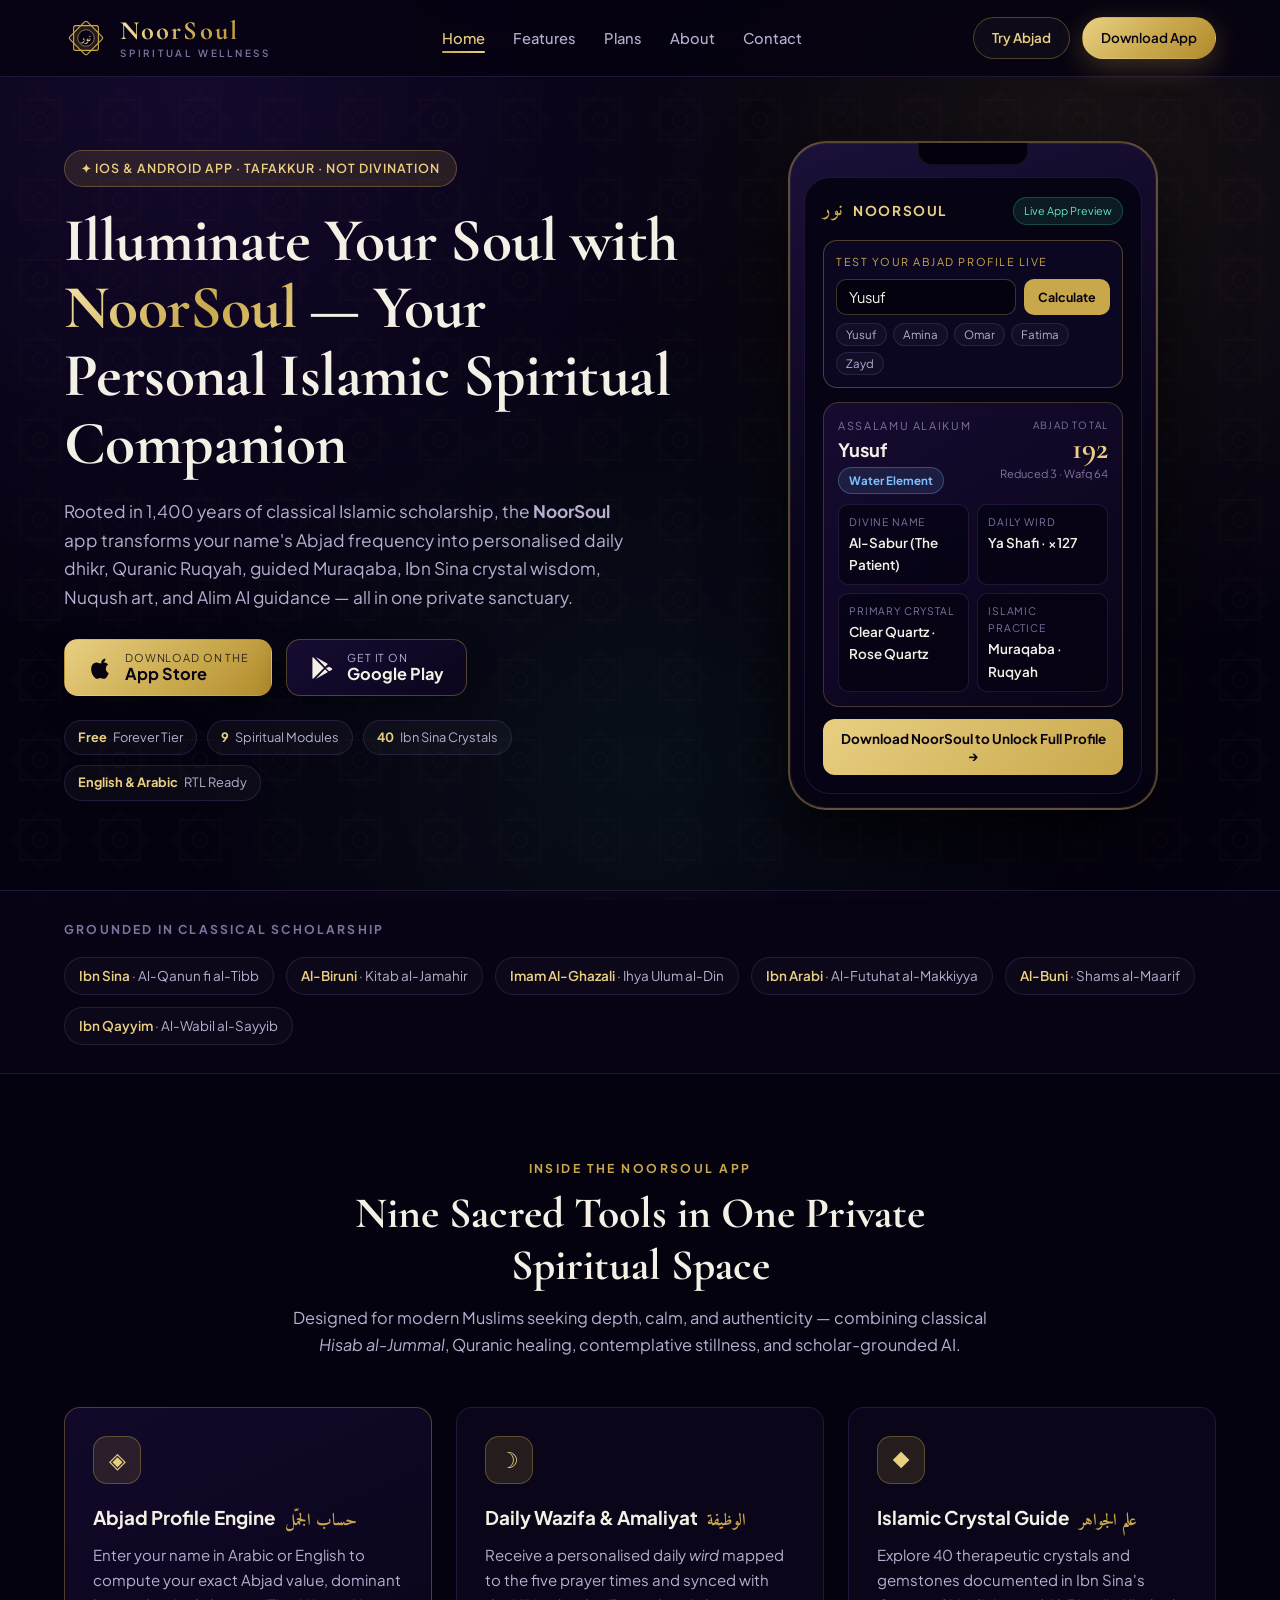
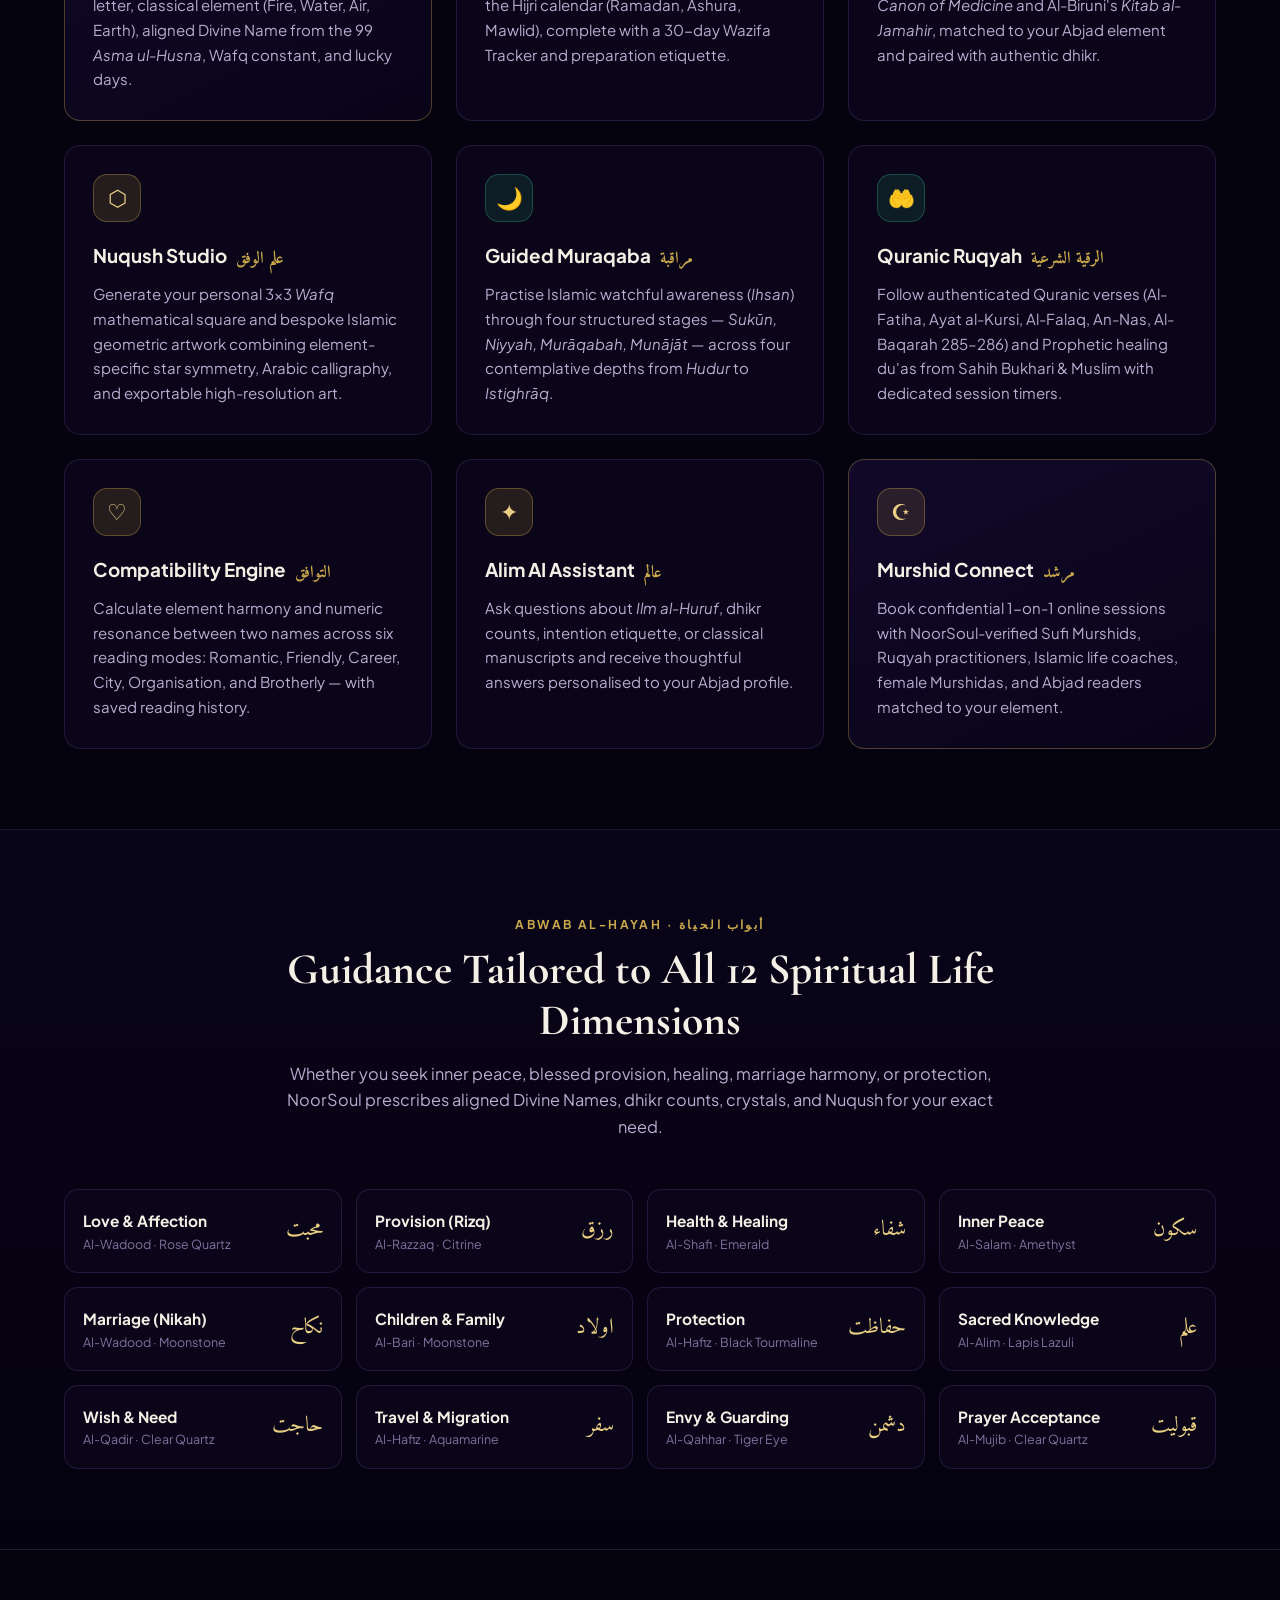
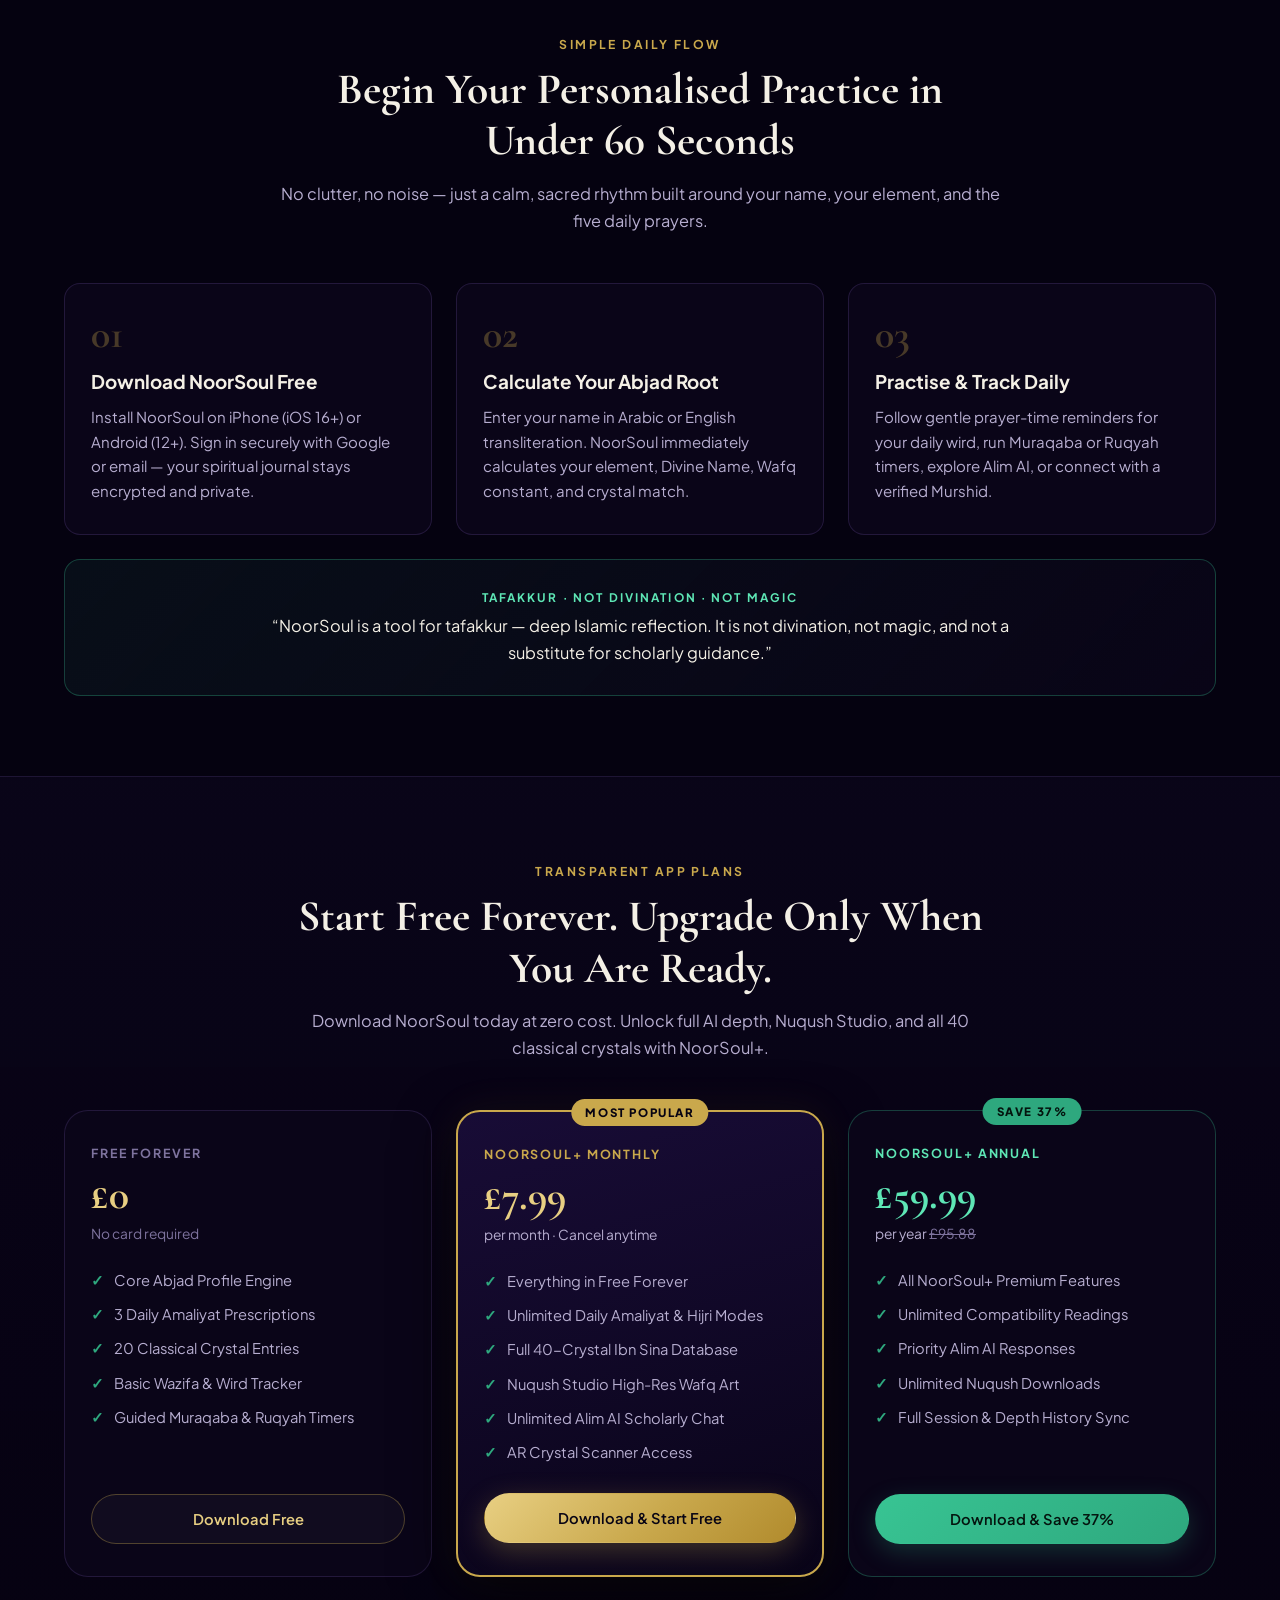
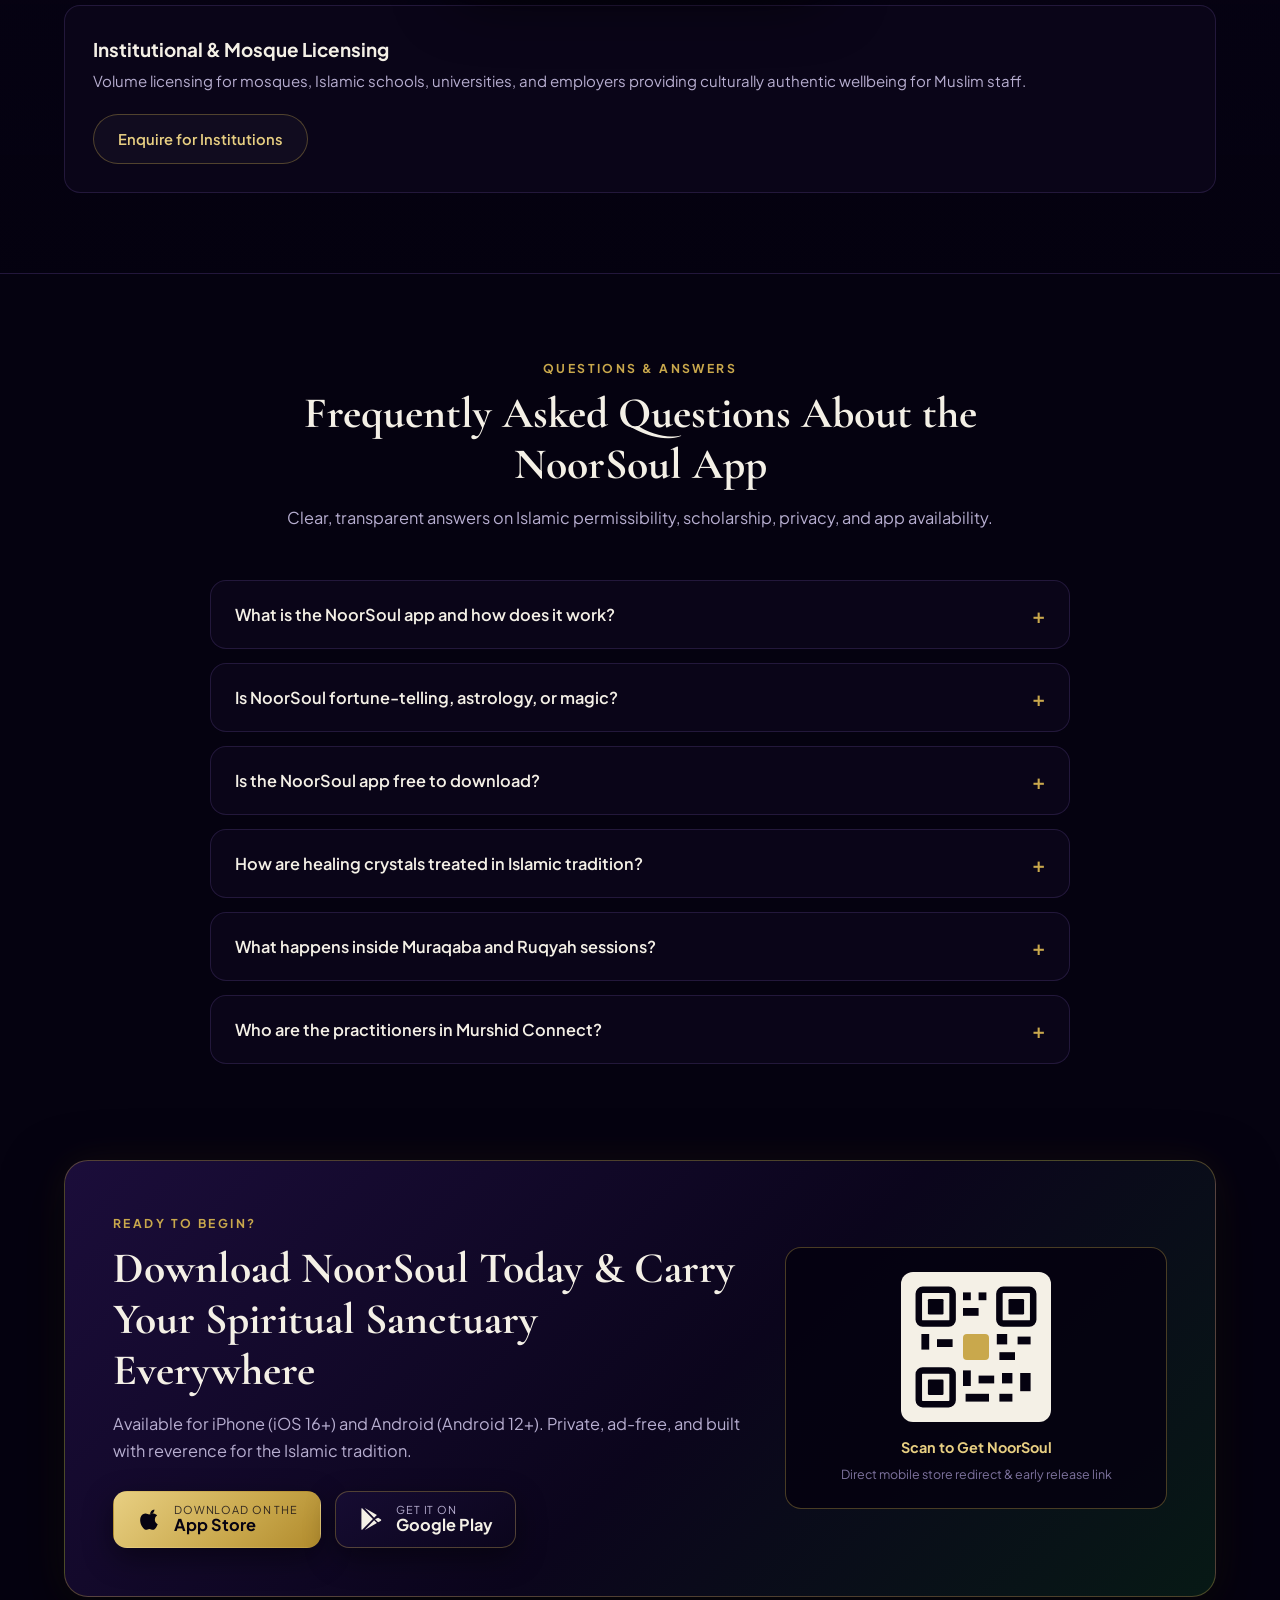
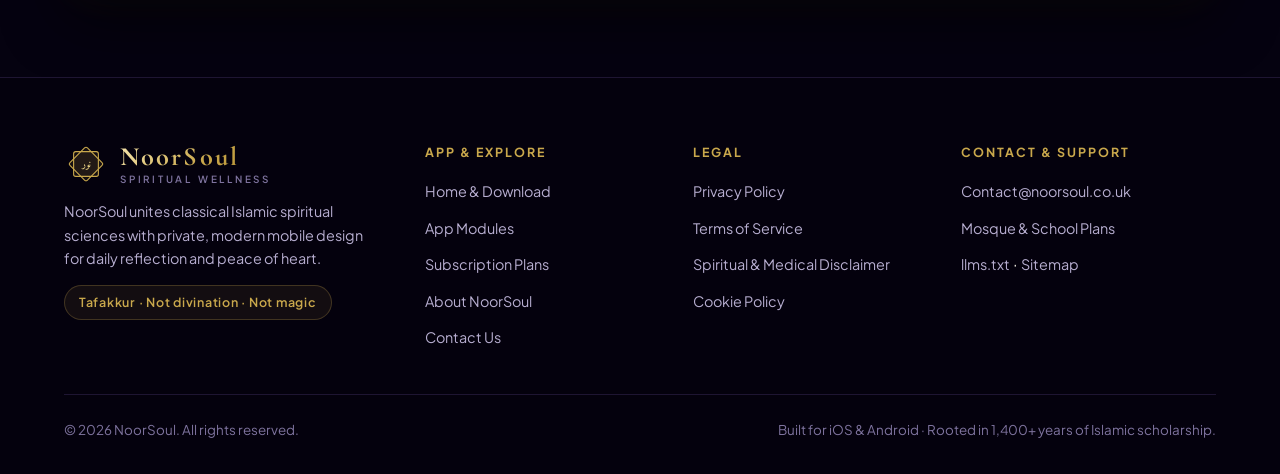
<file: index.html>
<!DOCTYPE html>
<html lang="en" dir="ltr">
<head>
  <meta charset="UTF-8">
  <meta name="viewport" content="width=device-width, initial-scale=1.0">
  <title>NoorSoul App — Islamic Spiritual Wellness, Abjad &amp; Daily Dhikr</title>
  <meta name="description" content="Download the NoorSoul app on iOS &amp; Android. Discover your Abjad profile, daily Wazifa, 40 Islamic crystals, Muraqaba, Ruqyah, Nuqush &amp; Alim AI.">
  <meta name="keywords" content="NoorSoul app, NoorSoul, Islamic spiritual wellness app, Abjad calculator, Hisab al-Jummal, daily wazifa app, Islamic crystal guide, Muraqaba meditation, Ruqyah app, Alim AI, Murshid Connect, Nuqush Studio">
  <meta name="author" content="NoorSoul Platform">
  <meta name="robots" content="index, follow, max-image-preview:large, max-snippet:-1, max-video-preview:-1">
  <meta name="theme-color" content="#050210">
  <link rel="canonical" href="https://noor-app.com/">
  <link rel="icon" type="image/svg+xml" href="favicon.svg">
  <link rel="manifest" href="site.webmanifest">

  <!-- Open Graph / Social Sharing -->
  <meta property="og:type" content="website">
  <meta property="og:site_name" content="NoorSoul">
  <meta property="og:title" content="NoorSoul App — Personalised Islamic Spiritual Wellness on iOS &amp; Android">
  <meta property="og:description" content="Rooted in 1,400 years of classical Islamic scholarship. Download NoorSoul for your personal Abjad profile, daily dhikr, Ibn Sina crystal guide, Muraqaba, Ruqyah, and Alim AI.">
  <meta property="og:url" content="https://noor-app.com/">
  <meta property="og:locale" content="en_GB">
  <meta property="og:image" content="https://noor-app.com/favicon.svg">

  <!-- Twitter Card -->
  <meta name="twitter:card" content="summary_large_image">
  <meta name="twitter:title" content="NoorSoul App — Islamic Spiritual Wellness &amp; Abjad Guide">
  <meta name="twitter:description" content="Download NoorSoul on iOS &amp; Android. Personalised Abjad profile, daily Wazifa, 40 Islamic crystals, Muraqaba, Ruqyah &amp; Alim AI.">

  <!-- Typography -->
  <link rel="preconnect" href="https://fonts.googleapis.com">
  <link rel="preconnect" href="https://fonts.gstatic.com" crossorigin>
  <link href="https://fonts.googleapis.com/css2?family=Amiri:wght@400;700&family=Cormorant+Garamond:wght@600;700&family=Plus+Jakarta+Sans:wght@400;500;600;700;800&display=swap" rel="stylesheet">
  <link rel="stylesheet" href="assets/css/styles.css">

  <!-- Structured Data: Organization, WebSite, MobileApplication & FAQPage -->
  <script type="application/ld+json">
  {
    "@context": "https://schema.org",
    "@graph": [
      {
        "@type": "Organization",
        "@id": "https://noor-app.com/#organization",
        "name": "NoorSoul",
        "url": "https://noor-app.com/",
        "logo": "https://noor-app.com/favicon.svg",
        "contactPoint": {
          "@type": "ContactPoint",
          "email": "Contact@noorsoul.co.uk",
          "contactType": "customer support"
        }
      },
      {
        "@type": "WebSite",
        "@id": "https://noor-app.com/#website",
        "url": "https://noor-app.com/",
        "name": "NoorSoul — AI Islamic Spiritual Wellness Platform",
        "publisher": { "@id": "https://noor-app.com/#organization" }
      },
      {
        "@type": "MobileApplication",
        "@id": "https://noor-app.com/#app",
        "name": "NoorSoul",
        "operatingSystem": "iOS 16+, Android 12+",
        "applicationCategory": "LifestyleApplication",
        "description": "An AI Islamic spiritual wellness mobile app uniting classical Hisab al-Jummal (Abjad), personalised daily Wazifa & Wird, 40 therapeutic crystals from Ibn Sina and Al-Biruni, Nuqush Wafq art, Muraqaba contemplation, Ruqyah healing, Alim AI, and Murshid Connect.",
        "offers": [
          {
            "@type": "Offer",
            "name": "NoorSoul Free",
            "price": "0",
            "priceCurrency": "GBP"
          },
          {
            "@type": "Offer",
            "name": "NoorSoul+ Monthly",
            "price": "7.99",
            "priceCurrency": "GBP"
          },
          {
            "@type": "Offer",
            "name": "NoorSoul+ Annual",
            "price": "59.99",
            "priceCurrency": "GBP"
          }
        ],
        "featureList": [
          "Abjad Profile Engine (Hisab al-Jummal)",
          "Daily Wazifa & Hijri Amaliyat Tracker",
          "40-Crystal Islamic Guide (Ibn Sina & Al-Biruni)",
          "Nuqush Studio (Ilm al-Wafq Geometric Artwork)",
          "Muraqaba Guided Contemplative Practice",
          "Authenticated Quranic Ruqyah Sessions",
          "Compatibility Engine Across 6 Reading Modes",
          "Alim AI Classical Islamic Knowledge Assistant",
          "Murshid Connect Verified Practitioners"
        ],
        "publisher": { "@id": "https://noor-app.com/#organization" }
      },
      {
        "@type": "FAQPage",
        "mainEntity": [
          {
            "@type": "Question",
            "name": "What is the NoorSoul app and how does it work?",
            "acceptedAnswer": {
              "@type": "Answer",
              "text": "NoorSoul is an Islamic spiritual wellness app for iOS and Android. You enter your Arabic or English name to calculate your classical Abjad profile (Hisab al-Jummal), which reveals your element, aligned Divine Name from the 99 Asma ul-Husna, daily dhikr (wird), therapeutic crystal matches, Muraqaba contemplation sessions, Ruqyah guidance, and Alim AI Q&A."
            }
          },
          {
            "@type": "Question",
            "name": "Is NoorSoul fortune-telling or magic?",
            "acceptedAnswer": {
              "@type": "Answer",
              "text": "No. NoorSoul is built strictly for Tafakkur (contemplation), self-reflection, and Quranic remembrance — not divination, fortune-telling, or magic. Every module is grounded in classical Islamic scholarship including Imam Al-Ghazali, Ibn Qayyim al-Jawziyyah, Ibn Sina, Al-Biruni, Ibn Arabi, and Al-Buni."
            }
          },
          {
            "@type": "Question",
            "name": "Is the NoorSoul app free to download?",
            "acceptedAnswer": {
              "@type": "Answer",
              "text": "Yes. NoorSoul is free to download on iOS and Android with a Free Forever tier that includes your core Abjad profile, 3 daily Amaliyat, 20 crystal entries, and the basic Wazifa tracker. NoorSoul+ unlocks unlimited Amaliyat, all 40 crystals, Nuqush Studio, unlimited Alim AI, and upcoming AR crystal scanning."
            }
          },
          {
            "@type": "Question",
            "name": "How are crystals presented in the NoorSoul app?",
            "acceptedAnswer": {
              "@type": "Answer",
              "text": "Crystals in NoorSoul follow the classical Islamic Ilm al-Jawahir tradition documented by Ibn Sina (Al-Qanun fi al-Tibb) and Al-Biruni (Kitab al-Jamahir). They are presented as natural creations of Allah that support focus, wellness, and intention alongside dhikr — never as independent powers."
            }
          },
          {
            "@type": "Question",
            "name": "What is Muraqaba and Ruqyah inside NoorSoul?",
            "acceptedAnswer": {
              "@type": "Answer",
              "text": "Muraqaba offers structured Islamic contemplative sessions across four stages (Sukun, Niyyah, Muraqaba, Munajat) and four depth levels. Ruqyah provides authenticated Quranic verses (Al-Fatiha, Ayat al-Kursi, Al-Falaq, An-Nas, Al-Baqarah 285-286) and Prophetic healing du'as with guided session timers."
            }
          },
          {
            "@type": "Question",
            "name": "Who are the practitioners in Murshid Connect?",
            "acceptedAnswer": {
              "@type": "Answer",
              "text": "Murshid Connect features verified Sufi Murshids, qualified Ruqyah specialists, Islamic life coaches, female Murshidas, and Ilm al-Abjad readers who are element-matched to your profile for confidential 1-on-1 video guidance inside the app."
            }
          }
        ]
      }
    ]
  }
  </script>
</head>
<body>
  <div class="bg-pattern" aria-hidden="true"></div>
  <a class="skip-link" href="#main-content">Skip to main content</a>
  <header class="site-header">
    <div class="container nav-inner">
      <a href="index.html" class="brand-logo" aria-label="NoorSoul Home">
        <span class="brand-mark" aria-hidden="true">
          <svg viewBox="0 0 64 64" width="44" height="44">
            <rect x="14" y="14" width="36" height="36" rx="3" fill="rgba(201,168,76,0.08)" stroke="#c9a84c" stroke-width="1.6"/>
            <rect x="14" y="14" width="36" height="36" rx="3" fill="rgba(201,168,76,0.08)" stroke="#c9a84c" stroke-width="1.6" transform="rotate(45 32 32)"/>
            <circle cx="32" cy="32" r="12" fill="#060314" stroke="#e8cf82" stroke-opacity="0.6" stroke-width="1.2"/>
            <text x="32" y="37" text-anchor="middle" font-family="Amiri, Georgia, serif" font-size="15" font-weight="700" fill="#e8cf82">نور</text>
          </svg>
        </span>
        <span class="brand-text-wrap">
          <span class="brand-wordmark">NoorSoul</span>
          <span class="brand-sub">Spiritual Wellness</span>
        </span>
      </a>

      <nav aria-label="Primary Navigation">
        <ul class="nav-links">
          <li><a href="index.html" class="active" aria-current="page">Home</a></li>
          <li><a href="index.html#features">Features</a></li>
          <li><a href="index.html#pricing">Plans</a></li>
          <li><a href="about.html">About</a></li>
          <li><a href="contact.html">Contact</a></li>
        </ul>
      </nav>

      <div class="nav-actions">
        <a href="index.html#preview" class="btn btn-outline btn-sm">Try Abjad</a>
        <a href="index.html#download" class="btn btn-primary btn-sm" data-download-trigger="iOS &amp; Android">Download App</a>
        <button class="menu-toggle" id="menu-toggle" aria-label="Toggle navigation menu" aria-expanded="false" aria-controls="mobile-nav">
          <svg width="22" height="22" viewBox="0 0 24 24" fill="none" stroke="currentColor" stroke-width="2" stroke-linecap="round">
            <line x1="3" y1="6" x2="21" y2="6"></line>
            <line x1="3" y1="12" x2="21" y2="12"></line>
            <line x1="3" y1="18" x2="21" y2="18"></line>
          </svg>
        </button>
      </div>
    </div>

    <div class="mobile-nav" id="mobile-nav">
      <ul>
        <li><a href="index.html" class="active">Home</a></li>
        <li><a href="index.html#features">App Features</a></li>
        <li><a href="index.html#pricing">Subscription Plans</a></li>
        <li><a href="about.html">About NoorSoul</a></li>
        <li><a href="contact.html">Contact &amp; Support</a></li>
        <li><a href="privacy-policy.html">Privacy Policy</a></li>
        <li><a href="terms-of-service.html">Terms of Service</a></li>
      </ul>
      <a href="index.html#download" class="btn btn-primary" style="width:100%;" data-download-trigger="iOS &amp; Android">Download NoorSoul App</a>
    </div>
  </header>

  <main id="main-content">
    <!-- Hero Section -->
    <section class="hero" id="preview">
      <div class="container hero-grid">
        <div>
          <div class="eyebrow">✦ iOS &amp; Android App · Tafakkur · Not Divination</div>
          <h1 class="hero-title">
            Illuminate Your Soul with <span class="accent">NoorSoul</span> — Your Personal Islamic Spiritual Companion
          </h1>
          <p class="hero-subtitle">
            Rooted in 1,400 years of classical Islamic scholarship, the <strong>NoorSoul</strong> app transforms your name's Abjad frequency into personalised daily dhikr, Quranic Ruqyah, guided Muraqaba, Ibn Sina crystal wisdom, Nuqush art, and Alim AI guidance — all in one private sanctuary.
          </p>

          <div class="store-buttons" id="download">
            <a href="#download-ios" class="store-btn store-btn-primary" data-download-trigger="Apple App Store (iOS 16+)">
              <svg class="store-icon" viewBox="0 0 24 24" fill="currentColor" aria-hidden="true">
                <path d="M18.71 19.5c-.83 1.24-1.71 2.45-3.05 2.47-1.34.03-1.77-.79-3.29-.79-1.53 0-2 .77-3.27.82-1.31.05-2.3-1.32-3.14-2.53C4.25 17 2.94 12.45 4.7 9.39c.87-1.52 2.43-2.48 4.12-2.51 1.28-.02 2.5.87 3.29.87.78 0 2.26-1.07 3.81-.91.65.03 2.47.26 3.64 1.98-.09.06-2.17 1.28-2.15 3.81.03 3.02 2.65 4.03 2.68 4.04-.03.07-.42 1.44-1.38 2.83M15.96 6.32c.67-.81 1.12-1.94 1-3.07-.96.04-2.13.64-2.82 1.45-.61.71-1.15 1.86-1 2.96 1.07.08 2.15-.53 2.82-1.34z"/>
              </svg>
              <span class="store-text">
                <span class="store-kicker">Download on the</span>
                <span class="store-name">App Store</span>
              </span>
            </a>

            <a href="#download-android" class="store-btn" data-download-trigger="Google Play Store (Android 12+)">
              <svg class="store-icon" viewBox="0 0 24 24" fill="currentColor" aria-hidden="true">
                <path d="M3.61 1.814L13.793 12 3.61 22.186a1.75 1.75 0 0 1-.46-1.186V3c0-.452.173-.876.46-1.186zm11.23 11.233l2.637 2.637-11.23 6.451 8.593-9.088zm3.743-2.154l2.31 1.327c.81.465.81 1.095 0 1.56l-2.31 1.327-2.852-2.852 2.852-1.362zM6.247 1.865l11.23 6.451-2.637 2.637-8.593-9.088z"/>
              </svg>
              <span class="store-text">
                <span class="store-kicker">Get it on</span>
                <span class="store-name">Google Play</span>
              </span>
            </a>
          </div>

          <div class="hero-meta-pills">
            <span class="meta-pill"><strong>Free</strong> Forever Tier</span>
            <span class="meta-pill"><strong>9</strong> Spiritual Modules</span>
            <span class="meta-pill"><strong>40</strong> Ibn Sina Crystals</span>
            <span class="meta-pill"><strong>English &amp; Arabic</strong> RTL Ready</span>
          </div>
        </div>

        <!-- Interactive App Phone Mockup -->
        <div class="phone-stage" aria-label="Interactive NoorSoul App Preview">
          <div class="phone-glow" aria-hidden="true"></div>
          <div class="phone-frame">
            <div class="phone-notch" aria-hidden="true"></div>
            <div class="phone-screen">
              <div class="phone-top">
                <span class="phone-brand">
                  <span class="arabic" style="font-size:1.15rem;color:#c9a84c;">نور</span>
                  <span>NOORSOUL</span>
                </span>
                <span class="phone-pill">Live App Preview</span>
              </div>

              <div class="abjad-try-box">
                <label class="abjad-try-label" for="abjad-preview-input">Test Your Abjad Profile Live</label>
                <div class="abjad-try-row">
                  <input type="text" id="abjad-preview-input" class="abjad-try-input" value="Yusuf" placeholder="Type any name..." maxlength="28">
                  <button type="button" id="abjad-preview-btn" class="abjad-try-btn">Calculate</button>
                </div>
                <div class="quick-names" aria-label="Sample names">
                  <button type="button" class="qname-btn" data-name="Yusuf">Yusuf</button>
                  <button type="button" class="qname-btn" data-name="Amina">Amina</button>
                  <button type="button" class="qname-btn" data-name="Omar">Omar</button>
                  <button type="button" class="qname-btn" data-name="Fatima">Fatima</button>
                  <button type="button" class="qname-btn" data-name="Zayd">Zayd</button>
                </div>
              </div>

              <div class="preview-card">
                <div class="preview-head">
                  <div>
                    <div style="font-size:0.68rem;letter-spacing:0.15em;color:var(--text-muted);text-transform:uppercase;">Assalamu Alaikum</div>
                    <div class="preview-name" id="pv-name">Yusuf</div>
                    <span class="preview-elem-badge" id="pv-elem">Water Element</span>
                  </div>
                  <div style="text-align:right;">
                    <div style="font-size:0.62rem;letter-spacing:0.12em;color:var(--text-muted);">ABJAD TOTAL</div>
                    <div class="preview-total" id="pv-total">192</div>
                    <div style="font-size:0.7rem;color:var(--text-muted);" id="pv-wafq">Reduced 3 · Wafq 64</div>
                  </div>
                </div>

                <div class="preview-stats">
                  <div class="p-stat">
                    <div class="p-stat-k">Divine Name</div>
                    <div class="p-stat-v" id="pv-divine">Al-Sabur (The Patient)</div>
                  </div>
                  <div class="p-stat">
                    <div class="p-stat-k">Daily Wird</div>
                    <div class="p-stat-v" id="pv-dhikr">Ya Shafi · ×127</div>
                  </div>
                  <div class="p-stat">
                    <div class="p-stat-k">Primary Crystal</div>
                    <div class="p-stat-v" id="pv-crystal">Clear Quartz · Rose Quartz</div>
                  </div>
                  <div class="p-stat">
                    <div class="p-stat-k">Islamic Practice</div>
                    <div class="p-stat-v">Muraqaba · Ruqyah</div>
                  </div>
                </div>
              </div>

              <button type="button" class="phone-cta" data-download-trigger="iOS &amp; Android">
                Download NoorSoul to Unlock Full Profile →
              </button>
            </div>
          </div>
        </div>
      </div>
    </section>

    <!-- Classical Scholarship Authority Strip -->
    <section class="authority-strip" aria-label="Classical Islamic Scholarship Sources">
      <div class="container authority-inner">
        <div class="authority-label">Grounded in Classical Scholarship</div>
        <div class="scholar-pills">
          <div class="scholar-pill"><span>Ibn Sina</span> · Al-Qanun fi al-Tibb</div>
          <div class="scholar-pill"><span>Al-Biruni</span> · Kitab al-Jamahir</div>
          <div class="scholar-pill"><span>Imam Al-Ghazali</span> · Ihya Ulum al-Din</div>
          <div class="scholar-pill"><span>Ibn Arabi</span> · Al-Futuhat al-Makkiyya</div>
          <div class="scholar-pill"><span>Al-Buni</span> · Shams al-Maarif</div>
          <div class="scholar-pill"><span>Ibn Qayyim</span> · Al-Wabil al-Sayyib</div>
        </div>
      </div>
    </section>

    <!-- Features Section -->
    <section class="section" id="features">
      <div class="container">
        <div class="section-header">
          <span class="section-kicker">Inside The NoorSoul App</span>
          <h2 class="section-title">Nine Sacred Tools in One Private Spiritual Space</h2>
          <p class="section-desc">
            Designed for modern Muslims seeking depth, calm, and authenticity — combining classical <em>Hisab al-Jummal</em>, Quranic healing, contemplative stillness, and scholar-grounded AI.
          </p>
        </div>

        <div class="grid-3">
          <article class="card card-gold">
            <div class="card-icon" aria-hidden="true">◈</div>
            <h3 class="card-title">Abjad Profile Engine <span class="card-ar">حساب الجمّل</span></h3>
            <p class="card-body">
              Enter your name in Arabic or English to compute your exact Abjad value, dominant letter, classical element (Fire, Water, Air, Earth), aligned Divine Name from the 99 <em>Asma ul-Husna</em>, Wafq constant, and lucky days.
            </p>
          </article>

          <article class="card">
            <div class="card-icon" aria-hidden="true">☽</div>
            <h3 class="card-title">Daily Wazifa &amp; Amaliyat <span class="card-ar">الوظيفة</span></h3>
            <p class="card-body">
              Receive a personalised daily <em>wird</em> mapped to the five prayer times and synced with the Hijri calendar (Ramadan, Ashura, Mawlid), complete with a 30-day Wazifa Tracker and preparation etiquette.
            </p>
          </article>

          <article class="card">
            <div class="card-icon" aria-hidden="true">◆</div>
            <h3 class="card-title">Islamic Crystal Guide <span class="card-ar">علم الجواهر</span></h3>
            <p class="card-body">
              Explore 40 therapeutic crystals and gemstones documented in Ibn Sina's <em>Canon of Medicine</em> and Al-Biruni's <em>Kitab al-Jamahir</em>, matched to your Abjad element and paired with authentic dhikr.
            </p>
          </article>

          <article class="card">
            <div class="card-icon" aria-hidden="true">⬡</div>
            <h3 class="card-title">Nuqush Studio <span class="card-ar">علم الوفق</span></h3>
            <p class="card-body">
              Generate your personal 3×3 <em>Wafq</em> mathematical square and bespoke Islamic geometric artwork combining element-specific star symmetry, Arabic calligraphy, and exportable high-resolution art.
            </p>
          </article>

          <article class="card">
            <div class="card-icon card-icon-emerald" aria-hidden="true">🌙</div>
            <h3 class="card-title">Guided Muraqaba <span class="card-ar">مراقبة</span></h3>
            <p class="card-body">
              Practise Islamic watchful awareness (<em>Ihsan</em>) through four structured stages — <em>Sukūn, Niyyah, Murāqabah, Munājāt</em> — across four contemplative depths from <em>Hudur</em> to <em>Istighrāq</em>.
            </p>
          </article>

          <article class="card">
            <div class="card-icon card-icon-emerald" aria-hidden="true">🤲</div>
            <h3 class="card-title">Quranic Ruqyah <span class="card-ar">الرقية الشرعية</span></h3>
            <p class="card-body">
              Follow authenticated Quranic verses (Al-Fatiha, Ayat al-Kursi, Al-Falaq, An-Nas, Al-Baqarah 285–286) and Prophetic healing du'as from Sahih Bukhari &amp; Muslim with dedicated session timers.
            </p>
          </article>

          <article class="card">
            <div class="card-icon" aria-hidden="true">♡</div>
            <h3 class="card-title">Compatibility Engine <span class="card-ar">التوافق</span></h3>
            <p class="card-body">
              Calculate element harmony and numeric resonance between two names across six reading modes: Romantic, Friendly, Career, City, Organisation, and Brotherly — with saved reading history.
            </p>
          </article>

          <article class="card">
            <div class="card-icon" aria-hidden="true">✦</div>
            <h3 class="card-title">Alim AI Assistant <span class="card-ar">عالم</span></h3>
            <p class="card-body">
              Ask questions about <em>Ilm al-Huruf</em>, dhikr counts, intention etiquette, or classical manuscripts and receive thoughtful answers personalised to your Abjad profile.
            </p>
          </article>

          <article class="card card-gold">
            <div class="card-icon" aria-hidden="true">☪</div>
            <h3 class="card-title">Murshid Connect <span class="card-ar">مرشد</span></h3>
            <p class="card-body">
              Book confidential 1-on-1 online sessions with NoorSoul-verified Sufi Murshids, Ruqyah practitioners, Islamic life coaches, female Murshidas, and Abjad readers matched to your element.
            </p>
          </article>
        </div>
      </div>
    </section>

    <!-- 12 Life Dimensions -->
    <section class="section section-alt" id="dimensions">
      <div class="container">
        <div class="section-header">
          <span class="section-kicker">Abwab al-Hayah · أبواب الحياة</span>
          <h2 class="section-title">Guidance Tailored to All 12 Spiritual Life Dimensions</h2>
          <p class="section-desc">
            Whether you seek inner peace, blessed provision, healing, marriage harmony, or protection, NoorSoul prescribes aligned Divine Names, dhikr counts, crystals, and Nuqush for your exact need.
          </p>
        </div>

        <div class="dimensions-grid">
          <div class="dim-card">
            <div><div class="dim-en">Love &amp; Affection</div><div class="dim-sub">Al-Wadood · Rose Quartz</div></div>
            <div class="dim-ar">محبت</div>
          </div>
          <div class="dim-card">
            <div><div class="dim-en">Provision (Rizq)</div><div class="dim-sub">Al-Razzaq · Citrine</div></div>
            <div class="dim-ar">رزق</div>
          </div>
          <div class="dim-card">
            <div><div class="dim-en">Health &amp; Healing</div><div class="dim-sub">Al-Shafi · Emerald</div></div>
            <div class="dim-ar">شفاء</div>
          </div>
          <div class="dim-card">
            <div><div class="dim-en">Inner Peace</div><div class="dim-sub">Al-Salam · Amethyst</div></div>
            <div class="dim-ar">سکون</div>
          </div>
          <div class="dim-card">
            <div><div class="dim-en">Marriage (Nikah)</div><div class="dim-sub">Al-Wadood · Moonstone</div></div>
            <div class="dim-ar">نکاح</div>
          </div>
          <div class="dim-card">
            <div><div class="dim-en">Children &amp; Family</div><div class="dim-sub">Al-Bari · Moonstone</div></div>
            <div class="dim-ar">اولاد</div>
          </div>
          <div class="dim-card">
            <div><div class="dim-en">Protection</div><div class="dim-sub">Al-Hafiz · Black Tourmaline</div></div>
            <div class="dim-ar">حفاظت</div>
          </div>
          <div class="dim-card">
            <div><div class="dim-en">Sacred Knowledge</div><div class="dim-sub">Al-Alim · Lapis Lazuli</div></div>
            <div class="dim-ar">علم</div>
          </div>
          <div class="dim-card">
            <div><div class="dim-en">Wish &amp; Need</div><div class="dim-sub">Al-Qadir · Clear Quartz</div></div>
            <div class="dim-ar">حاجت</div>
          </div>
          <div class="dim-card">
            <div><div class="dim-en">Travel &amp; Migration</div><div class="dim-sub">Al-Hafiz · Aquamarine</div></div>
            <div class="dim-ar">سفر</div>
          </div>
          <div class="dim-card">
            <div><div class="dim-en">Envy &amp; Guarding</div><div class="dim-sub">Al-Qahhar · Tiger Eye</div></div>
            <div class="dim-ar">دشمن</div>
          </div>
          <div class="dim-card">
            <div><div class="dim-en">Prayer Acceptance</div><div class="dim-sub">Al-Mujib · Clear Quartz</div></div>
            <div class="dim-ar">قبولیت</div>
          </div>
        </div>
      </div>
    </section>

    <!-- How It Works -->
    <section class="section" id="how-it-works">
      <div class="container">
        <div class="section-header">
          <span class="section-kicker">Simple Daily Flow</span>
          <h2 class="section-title">Begin Your Personalised Practice in Under 60 Seconds</h2>
          <p class="section-desc">
            No clutter, no noise — just a calm, sacred rhythm built around your name, your element, and the five daily prayers.
          </p>
        </div>

        <div class="grid-3">
          <div class="step-card">
            <div class="step-num">01</div>
            <h3 class="card-title">Download NoorSoul Free</h3>
            <p class="card-body">Install NoorSoul on iPhone (iOS 16+) or Android (12+). Sign in securely with Google or email — your spiritual journal stays encrypted and private.</p>
          </div>
          <div class="step-card">
            <div class="step-num">02</div>
            <h3 class="card-title">Calculate Your Abjad Root</h3>
            <p class="card-body">Enter your name in Arabic or English transliteration. NoorSoul immediately calculates your element, Divine Name, Wafq constant, and crystal match.</p>
          </div>
          <div class="step-card">
            <div class="step-num">03</div>
            <h3 class="card-title">Practise &amp; Track Daily</h3>
            <p class="card-body">Follow gentle prayer-time reminders for your daily wird, run Muraqaba or Ruqyah timers, explore Alim AI, or connect with a verified Murshid.</p>
          </div>
        </div>

        <div class="card" style="margin-top:24px;border-color:var(--border-emerald);background:linear-gradient(135deg,rgba(46,168,126,0.08),rgba(10,5,24,0.92));text-align:center;">
          <div style="font-size:0.74rem;letter-spacing:0.18em;text-transform:uppercase;color:#5ee6b5;font-weight:700;margin-bottom:6px;">Tafakkur · Not divination · Not magic</div>
          <p style="font-size:1.02rem;color:var(--text-primary);max-width:760px;margin:0 auto;">
            “NoorSoul is a tool for tafakkur — deep Islamic reflection. It is not divination, not magic, and not a substitute for scholarly guidance.”
          </p>
        </div>
      </div>
    </section>

    <!-- Pricing / App Tiers -->
    <section class="section section-alt" id="pricing">
      <div class="container">
        <div class="section-header">
          <span class="section-kicker">Transparent App Plans</span>
          <h2 class="section-title">Start Free Forever. Upgrade Only When You Are Ready.</h2>
          <p class="section-desc">
            Download NoorSoul today at zero cost. Unlock full AI depth, Nuqush Studio, and all 40 classical crystals with NoorSoul+.
          </p>
        </div>

        <div class="grid-3">
          <div class="pricing-card">
            <div style="font-size:0.78rem;letter-spacing:0.15em;text-transform:uppercase;color:var(--text-muted);font-weight:700;">Free Forever</div>
            <div class="price-val">£0</div>
            <div style="font-size:0.86rem;color:var(--text-muted);">No card required</div>
            <ul class="price-list">
              <li><span class="check">✓</span> Core Abjad Profile Engine</li>
              <li><span class="check">✓</span> 3 Daily Amaliyat Prescriptions</li>
              <li><span class="check">✓</span> 20 Classical Crystal Entries</li>
              <li><span class="check">✓</span> Basic Wazifa &amp; Wird Tracker</li>
              <li><span class="check">✓</span> Guided Muraqaba &amp; Ruqyah Timers</li>
            </ul>
            <a href="#download" class="btn btn-outline" data-download-trigger="Free Tier (iOS &amp; Android)">Download Free</a>
          </div>

          <div class="pricing-card featured">
            <div class="pricing-badge">Most Popular</div>
            <div style="font-size:0.78rem;letter-spacing:0.15em;text-transform:uppercase;color:var(--gold);font-weight:700;">NoorSoul+ Monthly</div>
            <div class="price-val">£7.99</div>
            <div style="font-size:0.86rem;color:var(--text-secondary);">per month · Cancel anytime</div>
            <ul class="price-list">
              <li><span class="check">✓</span> Everything in Free Forever</li>
              <li><span class="check">✓</span> Unlimited Daily Amaliyat &amp; Hijri Modes</li>
              <li><span class="check">✓</span> Full 40-Crystal Ibn Sina Database</li>
              <li><span class="check">✓</span> Nuqush Studio High-Res Wafq Art</li>
              <li><span class="check">✓</span> Unlimited Alim AI Scholarly Chat</li>
              <li><span class="check">✓</span> AR Crystal Scanner Access</li>
            </ul>
            <a href="#download" class="btn btn-primary" data-download-trigger="NoorSoul+ Monthly">Download &amp; Start Free</a>
          </div>

          <div class="pricing-card" style="border-color:var(--border-emerald);">
            <div class="pricing-badge pricing-badge-emerald">Save 37%</div>
            <div style="font-size:0.78rem;letter-spacing:0.15em;text-transform:uppercase;color:#5ee6b5;font-weight:700;">NoorSoul+ Annual</div>
            <div class="price-val" style="color:#5ee6b5;">£59.99</div>
            <div style="font-size:0.86rem;color:var(--text-secondary);">per year <span style="text-decoration:line-through;color:var(--text-muted);">£95.88</span></div>
            <ul class="price-list">
              <li><span class="check">✓</span> All NoorSoul+ Premium Features</li>
              <li><span class="check">✓</span> Unlimited Compatibility Readings</li>
              <li><span class="check">✓</span> Priority Alim AI Responses</li>
              <li><span class="check">✓</span> Unlimited Nuqush Downloads</li>
              <li><span class="check">✓</span> Full Session &amp; Depth History Sync</li>
            </ul>
            <a href="#download" class="btn btn-emerald" data-download-trigger="NoorSoul+ Annual">Download &amp; Save 37%</a>
          </div>
        </div>

        <div class="card" style="margin-top:28px;display:flex;flex-wrap:wrap;align-items:center;justify-content:space-between;gap:20px;">
          <div>
            <h3 class="card-title" style="margin-bottom:4px;">Institutional &amp; Mosque Licensing</h3>
            <p class="card-body">Volume licensing for mosques, Islamic schools, universities, and employers providing culturally authentic wellbeing for Muslim staff.</p>
          </div>
          <a href="contact.html#institutional" class="btn btn-outline">Enquire for Institutions</a>
        </div>
      </div>
    </section>

    <!-- FAQ Section (Paired with FAQPage JSON-LD Schema) -->
    <section class="section" id="faq">
      <div class="container">
        <div class="section-header">
          <span class="section-kicker">Questions &amp; Answers</span>
          <h2 class="section-title">Frequently Asked Questions About the NoorSoul App</h2>
          <p class="section-desc">Clear, transparent answers on Islamic permissibility, scholarship, privacy, and app availability.</p>
        </div>

        <div class="faq-list">
          <div class="faq-item">
            <button type="button" class="faq-q" aria-expanded="false">
              <span>What is the NoorSoul app and how does it work?</span>
              <span class="faq-icon" aria-hidden="true">+</span>
            </button>
            <div class="faq-a">
              <div class="faq-a-inner">
                NoorSoul is an Islamic spiritual wellness mobile app for iOS and Android. When you enter your Arabic or English name, NoorSoul calculates your classical Abjad profile (<em>Hisab al-Jummal</em>) to reveal your element, aligned Divine Name, daily dhikr schedule (<em>wird</em>), Ibn Sina crystal matches, guided Muraqaba, Ruqyah sessions, and Alim AI guidance.
              </div>
            </div>
          </div>

          <div class="faq-item">
            <button type="button" class="faq-q" aria-expanded="false">
              <span>Is NoorSoul fortune-telling, astrology, or magic?</span>
              <span class="faq-icon" aria-hidden="true">+</span>
            </button>
            <div class="faq-a">
              <div class="faq-a-inner">
                No. NoorSoul is built strictly for <strong>Tafakkur</strong> (contemplation), Quranic remembrance, and spiritual discipline — never divination, predicting the unseen, or magic. Every practice draws from orthodox Islamic scholarship including Imam Al-Ghazali, Ibn Qayyim al-Jawziyyah, Ibn Sina, Al-Biruni, Ibn Arabi, and Al-Buni.
              </div>
            </div>
          </div>

          <div class="faq-item">
            <button type="button" class="faq-q" aria-expanded="false">
              <span>Is the NoorSoul app free to download?</span>
              <span class="faq-icon" aria-hidden="true">+</span>
            </button>
            <div class="faq-a">
              <div class="faq-a-inner">
                Yes. You can download NoorSoul for free on the Apple App Store and Google Play Store. The Free Forever plan includes your core Abjad profile, 3 daily Amaliyat, 20 crystals, and the basic Wazifa tracker. Optional NoorSoul+ subscriptions (£7.99/month or £59.99/year) unlock unlimited AI, Nuqush Studio, and all 40 crystals.
              </div>
            </div>
          </div>

          <div class="faq-item">
            <button type="button" class="faq-q" aria-expanded="false">
              <span>How are healing crystals treated in Islamic tradition?</span>
              <span class="faq-icon" aria-hidden="true">+</span>
            </button>
            <div class="faq-a">
              <div class="faq-a-inner">
                NoorSoul presents stones through <em>Ilm al-Jawahir</em> — the classical Islamic mineralogical and medical science authored by polymaths Ibn Sina (<em>Al-Qanun fi al-Tibb</em>) and Al-Biruni (<em>Kitab al-Jamahir</em>). Stones are respected as creations of Allah that serve as physical aids to intention and reflection, with all true healing and benefit coming solely from Allah.
              </div>
            </div>
          </div>

          <div class="faq-item">
            <button type="button" class="faq-q" aria-expanded="false">
              <span>What happens inside Muraqaba and Ruqyah sessions?</span>
              <span class="faq-icon" aria-hidden="true">+</span>
            </button>
            <div class="faq-a">
              <div class="faq-a-inner">
                Muraqaba guides you through quiet, intentional awareness of Allah across four steps (Sukun, Niyyah, Muraqaba, Munajat) with customizable 5–30 minute timers. Ruqyah provides authenticated verses from the Quran (Al-Fatiha, Ayat al-Kursi, Al-Falaq, An-Nas, Al-Baqarah 285–286) and Prophetic healing du'as for calm self-recitation.
              </div>
            </div>
          </div>

          <div class="faq-item">
            <button type="button" class="faq-q" aria-expanded="false">
              <span>Who are the practitioners in Murshid Connect?</span>
              <span class="faq-icon" aria-hidden="true">+</span>
            </button>
            <div class="faq-a">
              <div class="faq-a-inner">
                Murshid Connect is a vetted directory of Sufi Murshids, qualified Ruqyah specialists, Islamic life coaches, female Murshidas, and Abjad readers. Every practitioner undergoes verification before joining and can be booked for private, in-app 1-on-1 guidance sessions.
              </div>
            </div>
          </div>
        </div>
      </div>
    </section>

    <!-- Final App Download Banner -->
    <section class="section" style="padding-top:16px;">
      <div class="container">
        <div class="cta-banner">
          <div>
            <span class="section-kicker">Ready to Begin?</span>
            <h2 class="section-title" style="margin-bottom:14px;">Download NoorSoul Today &amp; Carry Your Spiritual Sanctuary Everywhere</h2>
            <p class="section-desc" style="margin-bottom:26px;">
              Available for iPhone (iOS 16+) and Android (Android 12+). Private, ad-free, and built with reverence for the Islamic tradition.
            </p>
            <div class="store-buttons">
              <a href="#download-ios" class="store-btn store-btn-primary" data-download-trigger="Apple App Store (iOS 16+)">
                <svg class="store-icon" viewBox="0 0 24 24" fill="currentColor" aria-hidden="true">
                  <path d="M18.71 19.5c-.83 1.24-1.71 2.45-3.05 2.47-1.34.03-1.77-.79-3.29-.79-1.53 0-2 .77-3.27.82-1.31.05-2.3-1.32-3.14-2.53C4.25 17 2.94 12.45 4.7 9.39c.87-1.52 2.43-2.48 4.12-2.51 1.28-.02 2.5.87 3.29.87.78 0 2.26-1.07 3.81-.91.65.03 2.47.26 3.64 1.98-.09.06-2.17 1.28-2.15 3.81.03 3.02 2.65 4.03 2.68 4.04-.03.07-.42 1.44-1.38 2.83M15.96 6.32c.67-.81 1.12-1.94 1-3.07-.96.04-2.13.64-2.82 1.45-.61.71-1.15 1.86-1 2.96 1.07.08 2.15-.53 2.82-1.34z"/>
                </svg>
                <span class="store-text">
                  <span class="store-kicker">Download on the</span>
                  <span class="store-name">App Store</span>
                </span>
              </a>
              <a href="#download-android" class="store-btn" data-download-trigger="Google Play Store (Android 12+)">
                <svg class="store-icon" viewBox="0 0 24 24" fill="currentColor" aria-hidden="true">
                  <path d="M3.61 1.814L13.793 12 3.61 22.186a1.75 1.75 0 0 1-.46-1.186V3c0-.452.173-.876.46-1.186zm11.23 11.233l2.637 2.637-11.23 6.451 8.593-9.088zm3.743-2.154l2.31 1.327c.81.465.81 1.095 0 1.56l-2.31 1.327-2.852-2.852 2.852-1.362zM6.247 1.865l11.23 6.451-2.637 2.637-8.593-9.088z"/>
                </svg>
                <span class="store-text">
                  <span class="store-kicker">Get it on</span>
                  <span class="store-name">Google Play</span>
                </span>
              </a>
            </div>
          </div>

          <div class="qr-box">
            <div class="qr-frame" aria-hidden="true">
              <!-- Clean Vector QR Pattern representing NoorSoul App Link -->
              <svg viewBox="0 0 100 100" width="130" height="130" fill="#050210">
                <rect x="6" y="6" width="26" height="26" rx="3" fill="none" stroke="#050210" stroke-width="5"/>
                <rect x="13" y="13" width="12" height="12" rx="1"/>
                <rect x="68" y="6" width="26" height="26" rx="3" fill="none" stroke="#050210" stroke-width="5"/>
                <rect x="75" y="13" width="12" height="12" rx="1"/>
                <rect x="6" y="68" width="26" height="26" rx="3" fill="none" stroke="#050210" stroke-width="5"/>
                <rect x="13" y="75" width="12" height="12" rx="1"/>
                <rect x="40" y="8" width="6" height="6"/><rect x="52" y="8" width="6" height="6"/><rect x="40" y="20" width="12" height="6"/>
                <rect x="8" y="40" width="6" height="12"/><rect x="20" y="44" width="12" height="6"/><rect x="40" y="40" width="20" height="20" rx="3" fill="#c9a84c"/>
                <rect x="66" y="40" width="8" height="8"/><rect x="82" y="42" width="10" height="6"/><rect x="68" y="54" width="12" height="6"/>
                <rect x="40" y="68" width="6" height="12"/><rect x="52" y="72" width="12" height="6"/><rect x="70" y="70" width="8" height="8"/>
                <rect x="84" y="70" width="8" height="14"/><rect x="42" y="86" width="18" height="6"/><rect x="68" y="86" width="10" height="6"/>
              </svg>
            </div>
            <div style="font-size:0.9rem;font-weight:700;color:var(--gold-light);">Scan to Get NoorSoul</div>
            <div style="font-size:0.78rem;color:var(--text-muted);margin-top:4px;">Direct mobile store redirect &amp; early release link</div>
          </div>
        </div>
      </div>
    </section>
  </main>
  <!-- Footer -->
  <footer class="site-footer">
    <div class="container">
      <div class="footer-grid">
        <div>
          <a href="index.html" class="brand-logo" style="margin-bottom:14px;">
            <span class="brand-mark" aria-hidden="true">
              <svg viewBox="0 0 64 64" width="40" height="40">
                <rect x="14" y="14" width="36" height="36" rx="3" fill="rgba(201,168,76,0.08)" stroke="#c9a84c" stroke-width="1.6"/>
                <rect x="14" y="14" width="36" height="36" rx="3" fill="rgba(201,168,76,0.08)" stroke="#c9a84c" stroke-width="1.6" transform="rotate(45 32 32)"/>
                <text x="32" y="37" text-anchor="middle" font-family="Amiri, Georgia, serif" font-size="14" font-weight="700" fill="#e8cf82">نور</text>
              </svg>
            </span>
            <span class="brand-text-wrap">
              <span class="brand-wordmark">NoorSoul</span>
              <span class="brand-sub">Spiritual Wellness</span>
            </span>
          </a>
          <p style="font-size:0.9rem;color:var(--text-secondary);max-width:310px;margin-bottom:14px;">
            NoorSoul unites classical Islamic spiritual sciences with private, modern mobile design for daily reflection and peace of heart.
          </p>
          <span class="disclaimer-bar">Tafakkur · Not divination · Not magic</span>
        </div>

        <div>
          <div class="footer-heading">App &amp; Explore</div>
          <ul class="footer-links">
            <li><a href="index.html">Home &amp; Download</a></li>
            <li><a href="index.html#features">App Modules</a></li>
            <li><a href="index.html#pricing">Subscription Plans</a></li>
            <li><a href="about.html">About NoorSoul</a></li>
            <li><a href="contact.html">Contact Us</a></li>
          </ul>
        </div>

        <div>
          <div class="footer-heading">Legal</div>
          <ul class="footer-links">
            <li><a href="privacy-policy.html">Privacy Policy</a></li>
            <li><a href="terms-of-service.html">Terms of Service</a></li>
            <li><a href="disclaimer.html">Spiritual &amp; Medical Disclaimer</a></li>
            <li><a href="cookie-policy.html">Cookie Policy</a></li>
          </ul>
        </div>

        <div>
          <div class="footer-heading">Contact &amp; Support</div>
          <ul class="footer-links">
            <li><a href="mailto:Contact@noorsoul.co.uk">Contact@noorsoul.co.uk</a></li>
            <li><a href="contact.html#institutional">Mosque &amp; School Plans</a></li>
            <li><a href="llms.txt">llms.txt</a> · <a href="sitemap.xml">Sitemap</a></li>
          </ul>
        </div>
      </div>

      <div class="footer-bottom">
        <div>&copy; 2026 NoorSoul. All rights reserved.</div>
        <div>Built for iOS &amp; Android · Rooted in 1,400+ years of Islamic scholarship.</div>
      </div>
    </div>
  </footer>

  <!-- App Download Modal -->
  <div class="modal-backdrop" id="download-modal" role="dialog" aria-modal="true" aria-labelledby="modal-title" aria-hidden="true">
    <div class="modal-card">
      <button type="button" class="modal-close" id="modal-close" aria-label="Close download modal">&times;</button>
      <span class="section-kicker" style="margin-bottom:6px;">Get the NoorSoul App</span>
      <h2 id="modal-title" class="serif" style="font-size:1.95rem;color:var(--text-primary);margin-bottom:8px;">
        Download for <span id="modal-platform-label" style="color:var(--gold-light);">iOS &amp; Android</span>
      </h2>
      <p style="font-size:0.92rem;color:var(--text-secondary);margin-bottom:18px;">
        NoorSoul is rolling out on the Apple App Store (iOS 16+) and Google Play (Android 12+). Enter your email below to receive the instant store download link and unlock your personalised Abjad profile.
      </p>

      <form id="waitlist-form" novalidate>
        <div class="form-group">
          <label class="form-label" for="waitlist-email">Your Email Address</label>
          <input type="email" id="waitlist-email" class="form-control" placeholder="you@example.com" required>
        </div>
        <button type="submit" class="btn btn-primary" style="width:100%;">Send Me the Download Link →</button>
        <div id="waitlist-status" class="form-status" role="status" aria-live="polite"></div>
      </form>

      <p style="font-size:0.78rem;color:var(--text-muted);margin-top:14px;text-align:center;">
        Private &amp; spam-free · <a href="privacy-policy.html" style="color:var(--gold);text-decoration:underline;">Privacy Policy</a>
      </p>
    </div>
  </div>

  <script src="assets/js/main.js" defer></script>
</body>
</html>
</file>
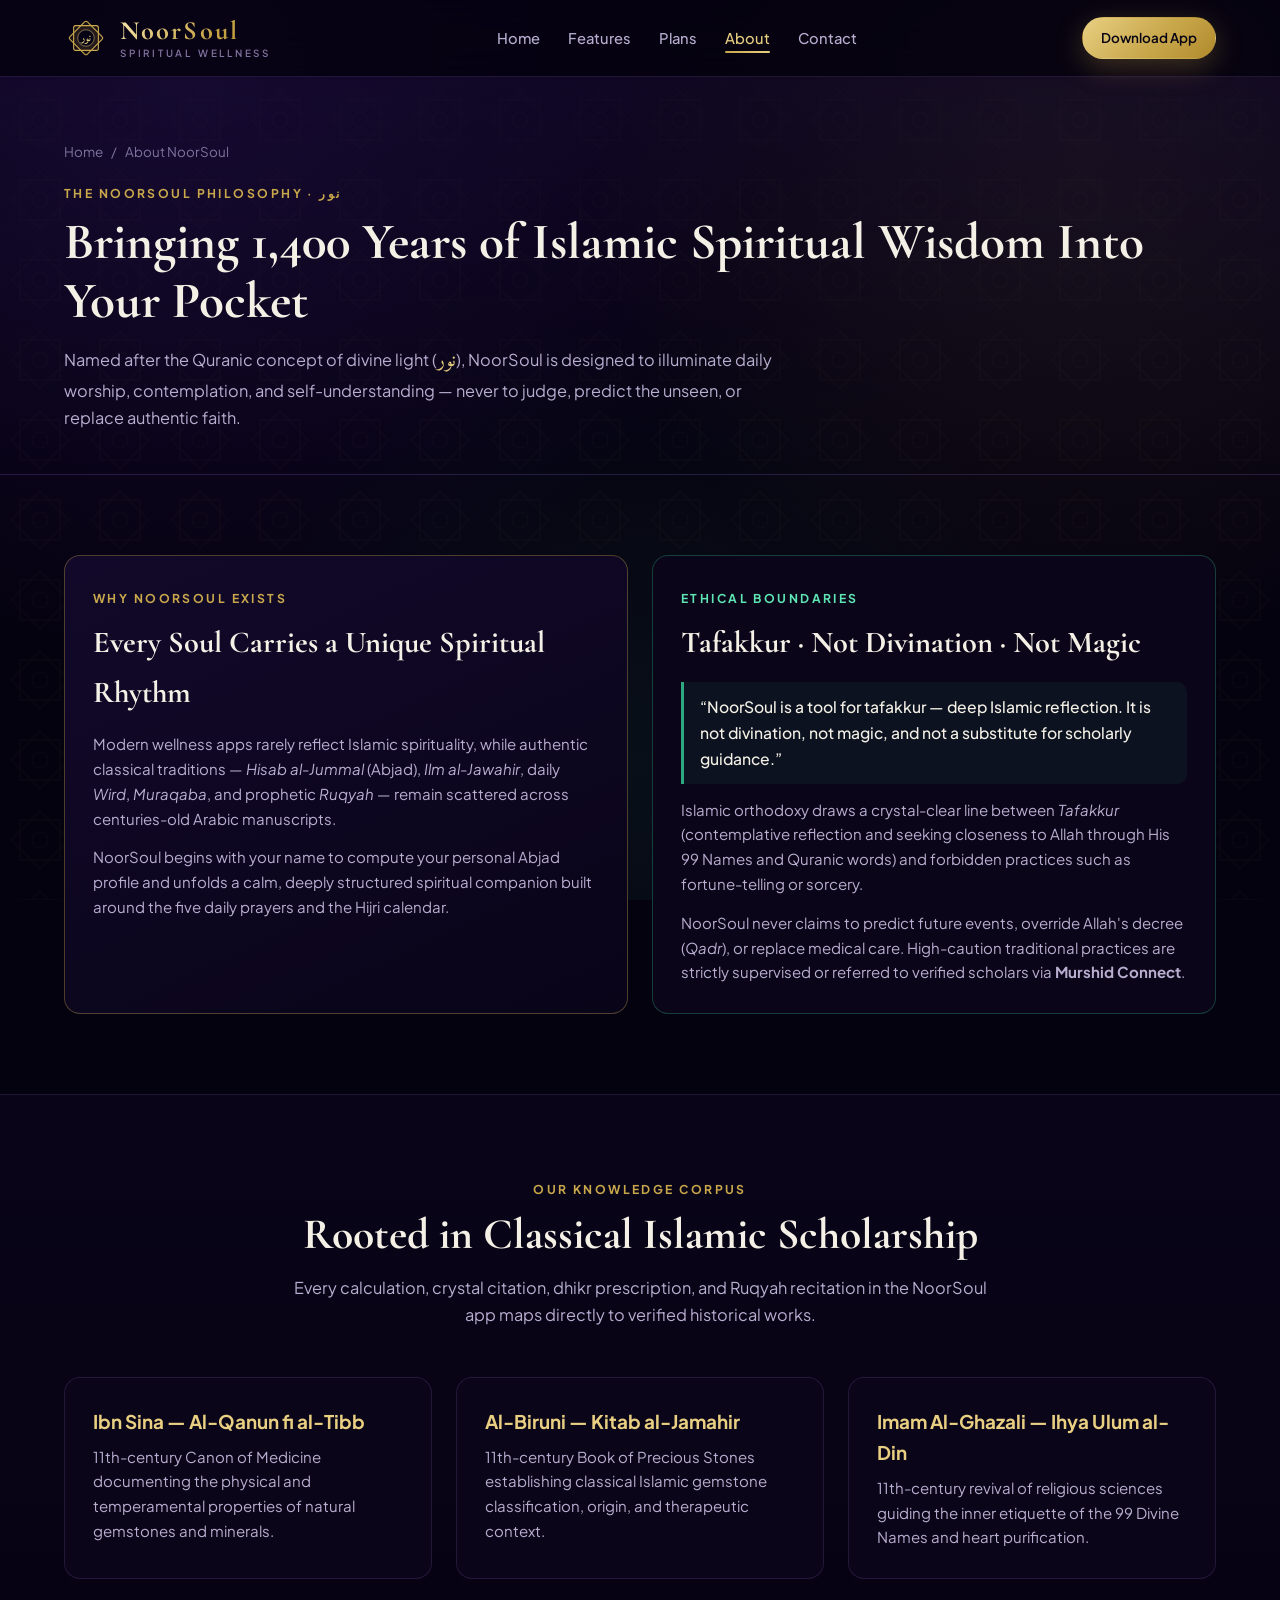
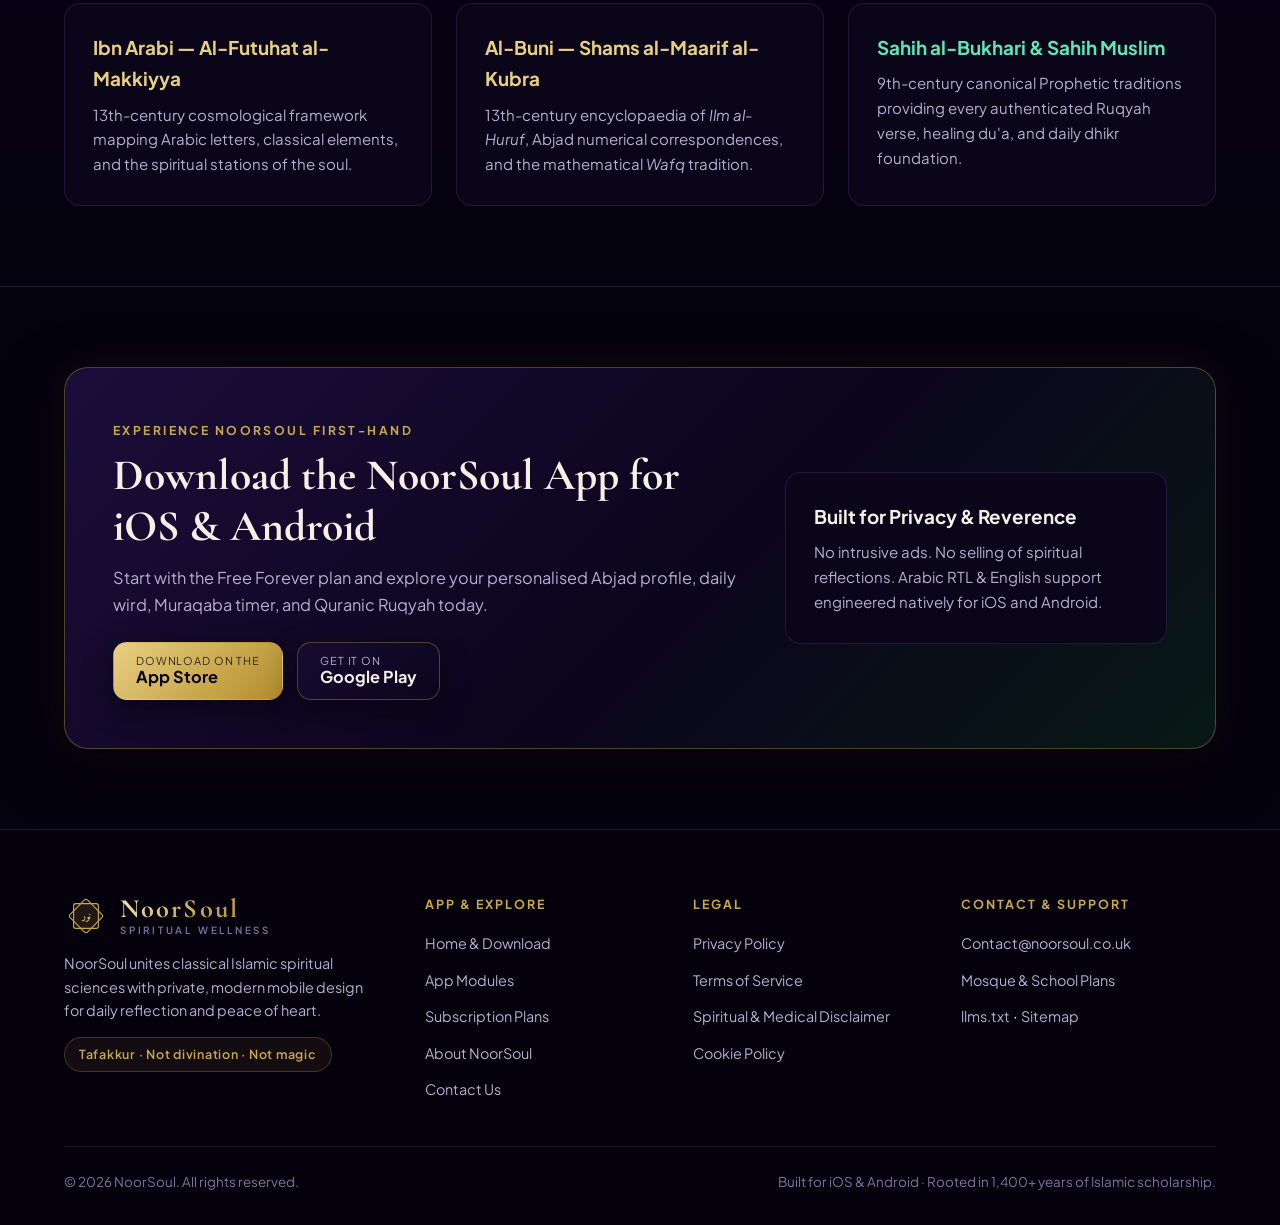
<file: about.html>
<!DOCTYPE html>
<html lang="en" dir="ltr">
<head>
  <meta charset="UTF-8">
  <meta name="viewport" content="width=device-width, initial-scale=1.0">
  <title>About NoorSoul — Classical Islamic Spiritual Wellness Philosophy</title>
  <meta name="description" content="Learn about the NoorSoul app philosophy, 1,400 years of classical Islamic scholarship (Ibn Sina, Al-Biruni, Al-Ghazali, Ibn Arabi), and our ethical commitment.">
  <meta name="robots" content="index, follow, max-image-preview:large, max-snippet:-1, max-video-preview:-1">
  <meta name="theme-color" content="#050210">
  <link rel="canonical" href="https://noor-app.com/about.html">
  <link rel="icon" type="image/svg+xml" href="favicon.svg">
  <link rel="manifest" href="site.webmanifest">

  <meta property="og:type" content="website">
  <meta property="og:site_name" content="NoorSoul">
  <meta property="og:title" content="About NoorSoul — Rooted in 1,400 Years of Islamic Scholarship">
  <meta property="og:description" content="Discover how NoorSoul unites Hisab al-Jummal, Ibn Sina's Ilm al-Jawahir, Muraqaba, Ruqyah, and Alim AI in a respectful, private mobile app.">
  <meta property="og:url" content="https://noor-app.com/about.html">
  <meta property="og:locale" content="en_GB">
  <meta name="twitter:card" content="summary_large_image">

  <link rel="preconnect" href="https://fonts.googleapis.com">
  <link rel="preconnect" href="https://fonts.gstatic.com" crossorigin>
  <link href="https://fonts.googleapis.com/css2?family=Amiri:wght@400;700&family=Cormorant+Garamond:wght@600;700&family=Plus+Jakarta+Sans:wght@400;500;600;700;800&display=swap" rel="stylesheet">
  <link rel="stylesheet" href="assets/css/styles.css">

  <script type="application/ld+json">
  {
    "@context": "https://schema.org",
    "@graph": [
      {
        "@type": "AboutPage",
        "@id": "https://noor-app.com/about.html#webpage",
        "url": "https://noor-app.com/about.html",
        "name": "About NoorSoul — Classical Islamic Spiritual Wellness Philosophy",
        "description": "The mission, classical Islamic manuscript sources, and ethical boundaries behind the NoorSoul mobile application."
      },
      {
        "@type": "BreadcrumbList",
        "itemListElement": [
          { "@type": "ListItem", "position": 1, "name": "Home", "item": "https://noor-app.com/" },
          { "@type": "ListItem", "position": 2, "name": "About", "item": "https://noor-app.com/about.html" }
        ]
      }
    ]
  }
  </script>
</head>
<body>
  <div class="bg-pattern" aria-hidden="true"></div>
  <a class="skip-link" href="#main-content">Skip to main content</a>

  
  <header class="site-header">
    <div class="container nav-inner">
      <a href="index.html" class="brand-logo" aria-label="NoorSoul Home">
        <span class="brand-mark" aria-hidden="true">
          <svg viewBox="0 0 64 64" width="44" height="44">
            <rect x="14" y="14" width="36" height="36" rx="3" fill="rgba(201,168,76,0.08)" stroke="#c9a84c" stroke-width="1.6"/>
            <rect x="14" y="14" width="36" height="36" rx="3" fill="rgba(201,168,76,0.08)" stroke="#c9a84c" stroke-width="1.6" transform="rotate(45 32 32)"/>
            <circle cx="32" cy="32" r="12" fill="#060314" stroke="#e8cf82" stroke-opacity="0.6" stroke-width="1.2"/>
            <text x="32" y="37" text-anchor="middle" font-family="Amiri, Georgia, serif" font-size="15" font-weight="700" fill="#e8cf82">نور</text>
          </svg>
        </span>
        <span class="brand-text-wrap">
          <span class="brand-wordmark">NoorSoul</span>
          <span class="brand-sub">Spiritual Wellness</span>
        </span>
      </a>

      <nav aria-label="Primary Navigation">
        <ul class="nav-links">
          <li><a href="index.html">Home</a></li>
          <li><a href="index.html#features">Features</a></li>
          <li><a href="index.html#pricing">Plans</a></li>
          <li><a href="about.html" class="active" aria-current="page">About</a></li>
          <li><a href="contact.html">Contact</a></li>
        </ul>
      </nav>

      <div class="nav-actions">
        <a href="index.html#download" class="btn btn-primary btn-sm" data-download-trigger="iOS &amp; Android">Download App</a>
        <button class="menu-toggle" id="menu-toggle" aria-label="Toggle navigation menu" aria-expanded="false" aria-controls="mobile-nav">
          <svg width="22" height="22" viewBox="0 0 24 24" fill="none" stroke="currentColor" stroke-width="2" stroke-linecap="round">
            <line x1="3" y1="6" x2="21" y2="6"></line>
            <line x1="3" y1="12" x2="21" y2="12"></line>
            <line x1="3" y1="18" x2="21" y2="18"></line>
          </svg>
        </button>
      </div>
    </div>

    <div class="mobile-nav" id="mobile-nav">
      <ul>
        <li><a href="index.html">Home</a></li>
        <li><a href="index.html#features">App Features</a></li>
        <li><a href="index.html#pricing">Subscription Plans</a></li>
        <li><a href="about.html" class="active">About NoorSoul</a></li>
        <li><a href="contact.html">Contact &amp; Support</a></li>
        <li><a href="privacy-policy.html">Privacy Policy</a></li>
        <li><a href="terms-of-service.html">Terms of Service</a></li>
      </ul>
      <a href="index.html#download" class="btn btn-primary" style="width:100%;" data-download-trigger="iOS &amp; Android">Download NoorSoul App</a>
    </div>
  </header>

  <main id="main-content">
    <section class="page-hero">
      <div class="container">
        <nav class="breadcrumb" aria-label="Breadcrumb">
          <a href="index.html">Home</a> <span>/</span> <span aria-current="page">About NoorSoul</span>
        </nav>
        <span class="section-kicker">The NoorSoul Philosophy · نور</span>
        <h1 class="page-title">Bringing 1,400 Years of Islamic Spiritual Wisdom Into Your Pocket</h1>
        <p class="section-desc" style="max-width:740px;">
          Named after the Quranic concept of divine light (<span class="arabic" style="color:var(--gold-light);font-size:1.25rem;">نور</span>), NoorSoul is designed to illuminate daily worship, contemplation, and self-understanding — never to judge, predict the unseen, or replace authentic faith.
        </p>
      </div>
    </section>

    <section class="section">
      <div class="container grid-2">
        <article class="card card-gold">
          <span class="section-kicker">Why NoorSoul Exists</span>
          <h2 class="serif" style="font-size:1.9rem;margin-bottom:14px;">Every Soul Carries a Unique Spiritual Rhythm</h2>
          <p class="card-body" style="margin-bottom:14px;">
            Modern wellness apps rarely reflect Islamic spirituality, while authentic classical traditions — <em>Hisab al-Jummal</em> (Abjad), <em>Ilm al-Jawahir</em>, daily <em>Wird</em>, <em>Muraqaba</em>, and prophetic <em>Ruqyah</em> — remain scattered across centuries-old Arabic manuscripts.
          </p>
          <p class="card-body">
            NoorSoul begins with your name to compute your personal Abjad profile and unfolds a calm, deeply structured spiritual companion built around the five daily prayers and the Hijri calendar.
          </p>
        </article>

        <article class="card" style="border-color:var(--border-emerald);">
          <span class="section-kicker" style="color:#5ee6b5;">Ethical Boundaries</span>
          <h2 class="serif" style="font-size:1.9rem;margin-bottom:14px;">Tafakkur · Not Divination · Not Magic</h2>
          <blockquote style="margin:0 0 14px;padding:12px 16px;background:rgba(46,168,126,0.08);border-left:3px solid #2ea87e;border-radius:0 10px 10px 0;color:var(--text-primary);font-size:0.98rem;font-weight:500;">
            “NoorSoul is a tool for tafakkur — deep Islamic reflection. It is not divination, not magic, and not a substitute for scholarly guidance.”
          </blockquote>
          <p class="card-body" style="margin-bottom:14px;">
            Islamic orthodoxy draws a crystal-clear line between <em>Tafakkur</em> (contemplative reflection and seeking closeness to Allah through His 99 Names and Quranic words) and forbidden practices such as fortune-telling or sorcery.
          </p>
          <p class="card-body">
            NoorSoul never claims to predict future events, override Allah's decree (<em>Qadr</em>), or replace medical care. High-caution traditional practices are strictly supervised or referred to verified scholars via <strong>Murshid Connect</strong>.
          </p>
        </article>
      </div>
    </section>

    <section class="section section-alt">
      <div class="container">
        <div class="section-header">
          <span class="section-kicker">Our Knowledge Corpus</span>
          <h2 class="section-title">Rooted in Classical Islamic Scholarship</h2>
          <p class="section-desc">Every calculation, crystal citation, dhikr prescription, and Ruqyah recitation in the NoorSoul app maps directly to verified historical works.</p>
        </div>

        <div class="grid-3">
          <div class="card">
            <h3 class="card-title" style="color:var(--gold-light);">Ibn Sina — Al-Qanun fi al-Tibb</h3>
            <p class="card-body">11th-century Canon of Medicine documenting the physical and temperamental properties of natural gemstones and minerals.</p>
          </div>
          <div class="card">
            <h3 class="card-title" style="color:var(--gold-light);">Al-Biruni — Kitab al-Jamahir</h3>
            <p class="card-body">11th-century Book of Precious Stones establishing classical Islamic gemstone classification, origin, and therapeutic context.</p>
          </div>
          <div class="card">
            <h3 class="card-title" style="color:var(--gold-light);">Imam Al-Ghazali — Ihya Ulum al-Din</h3>
            <p class="card-body">11th-century revival of religious sciences guiding the inner etiquette of the 99 Divine Names and heart purification.</p>
          </div>
          <div class="card">
            <h3 class="card-title" style="color:var(--gold-light);">Ibn Arabi — Al-Futuhat al-Makkiyya</h3>
            <p class="card-body">13th-century cosmological framework mapping Arabic letters, classical elements, and the spiritual stations of the soul.</p>
          </div>
          <div class="card">
            <h3 class="card-title" style="color:var(--gold-light);">Al-Buni — Shams al-Maarif al-Kubra</h3>
            <p class="card-body">13th-century encyclopaedia of <em>Ilm al-Huruf</em>, Abjad numerical correspondences, and the mathematical <em>Wafq</em> tradition.</p>
          </div>
          <div class="card">
            <h3 class="card-title" style="color:#5ee6b5;">Sahih al-Bukhari &amp; Sahih Muslim</h3>
            <p class="card-body">9th-century canonical Prophetic traditions providing every authenticated Ruqyah verse, healing du'a, and daily dhikr foundation.</p>
          </div>
        </div>
      </div>
    </section>

    <section class="section">
      <div class="container">
        <div class="cta-banner">
          <div>
            <span class="section-kicker">Experience NoorSoul First-Hand</span>
            <h2 class="section-title" style="margin-bottom:12px;">Download the NoorSoul App for iOS &amp; Android</h2>
            <p class="section-desc" style="margin-bottom:24px;">Start with the Free Forever plan and explore your personalised Abjad profile, daily wird, Muraqaba timer, and Quranic Ruqyah today.</p>
            <div class="store-buttons">
              <a href="index.html#download" class="store-btn store-btn-primary" data-download-trigger="Apple App Store (iOS 16+)">
                <span class="store-text"><span class="store-kicker">Download on the</span><span class="store-name">App Store</span></span>
              </a>
              <a href="index.html#download" class="store-btn" data-download-trigger="Google Play Store (Android 12+)">
                <span class="store-text"><span class="store-kicker">Get it on</span><span class="store-name">Google Play</span></span>
              </a>
            </div>
          </div>
          <div class="card" style="margin:0;">
            <h3 class="card-title">Built for Privacy &amp; Reverence</h3>
            <p class="card-body">No intrusive ads. No selling of spiritual reflections. Arabic RTL &amp; English support engineered natively for iOS and Android.</p>
          </div>
        </div>
      </div>
    </section>
  </main>

  
  <!-- Footer -->
  <footer class="site-footer">
    <div class="container">
      <div class="footer-grid">
        <div>
          <a href="index.html" class="brand-logo" style="margin-bottom:14px;">
            <span class="brand-mark" aria-hidden="true">
              <svg viewBox="0 0 64 64" width="40" height="40">
                <rect x="14" y="14" width="36" height="36" rx="3" fill="rgba(201,168,76,0.08)" stroke="#c9a84c" stroke-width="1.6"/>
                <rect x="14" y="14" width="36" height="36" rx="3" fill="rgba(201,168,76,0.08)" stroke="#c9a84c" stroke-width="1.6" transform="rotate(45 32 32)"/>
                <text x="32" y="37" text-anchor="middle" font-family="Amiri, Georgia, serif" font-size="14" font-weight="700" fill="#e8cf82">نور</text>
              </svg>
            </span>
            <span class="brand-text-wrap">
              <span class="brand-wordmark">NoorSoul</span>
              <span class="brand-sub">Spiritual Wellness</span>
            </span>
          </a>
          <p style="font-size:0.9rem;color:var(--text-secondary);max-width:310px;margin-bottom:14px;">
            NoorSoul unites classical Islamic spiritual sciences with private, modern mobile design for daily reflection and peace of heart.
          </p>
          <span class="disclaimer-bar">Tafakkur · Not divination · Not magic</span>
        </div>

        <div>
          <div class="footer-heading">App &amp; Explore</div>
          <ul class="footer-links">
            <li><a href="index.html">Home &amp; Download</a></li>
            <li><a href="index.html#features">App Modules</a></li>
            <li><a href="index.html#pricing">Subscription Plans</a></li>
            <li><a href="about.html">About NoorSoul</a></li>
            <li><a href="contact.html">Contact Us</a></li>
          </ul>
        </div>

        <div>
          <div class="footer-heading">Legal</div>
          <ul class="footer-links">
            <li><a href="privacy-policy.html">Privacy Policy</a></li>
            <li><a href="terms-of-service.html">Terms of Service</a></li>
            <li><a href="disclaimer.html">Spiritual &amp; Medical Disclaimer</a></li>
            <li><a href="cookie-policy.html">Cookie Policy</a></li>
          </ul>
        </div>

        <div>
          <div class="footer-heading">Contact &amp; Support</div>
          <ul class="footer-links">
            <li><a href="mailto:Contact@noorsoul.co.uk">Contact@noorsoul.co.uk</a></li>
            <li><a href="contact.html#institutional">Mosque &amp; School Plans</a></li>
            <li><a href="llms.txt">llms.txt</a> · <a href="sitemap.xml">Sitemap</a></li>
          </ul>
        </div>
      </div>

      <div class="footer-bottom">
        <div>&copy; 2026 NoorSoul. All rights reserved.</div>
        <div>Built for iOS &amp; Android · Rooted in 1,400+ years of Islamic scholarship.</div>
      </div>
    </div>
  </footer>

  <div class="modal-backdrop" id="download-modal" role="dialog" aria-modal="true" aria-labelledby="modal-title" aria-hidden="true">
    <div class="modal-card">
      <button type="button" class="modal-close" id="modal-close" aria-label="Close download modal">&times;</button>
      <span class="section-kicker" style="margin-bottom:6px;">Get the NoorSoul App</span>
      <h2 id="modal-title" class="serif" style="font-size:1.95rem;color:var(--text-primary);margin-bottom:8px;">Download for <span id="modal-platform-label" style="color:var(--gold-light);">iOS &amp; Android</span></h2>
      <p style="font-size:0.92rem;color:var(--text-secondary);margin-bottom:18px;">Enter your email below to receive the direct App Store &amp; Google Play download link.</p>
      <form id="waitlist-form" novalidate>
        <div class="form-group">
          <label class="form-label" for="waitlist-email">Your Email Address</label>
          <input type="email" id="waitlist-email" class="form-control" placeholder="you@example.com" required>
        </div>
        <button type="submit" class="btn btn-primary" style="width:100%;">Send Me the Download Link →</button>
        <div id="waitlist-status" class="form-status" role="status" aria-live="polite"></div>
      </form>
    </div>
  </div>

  <script src="assets/js/main.js" defer></script>
</body>
</html>
</file>
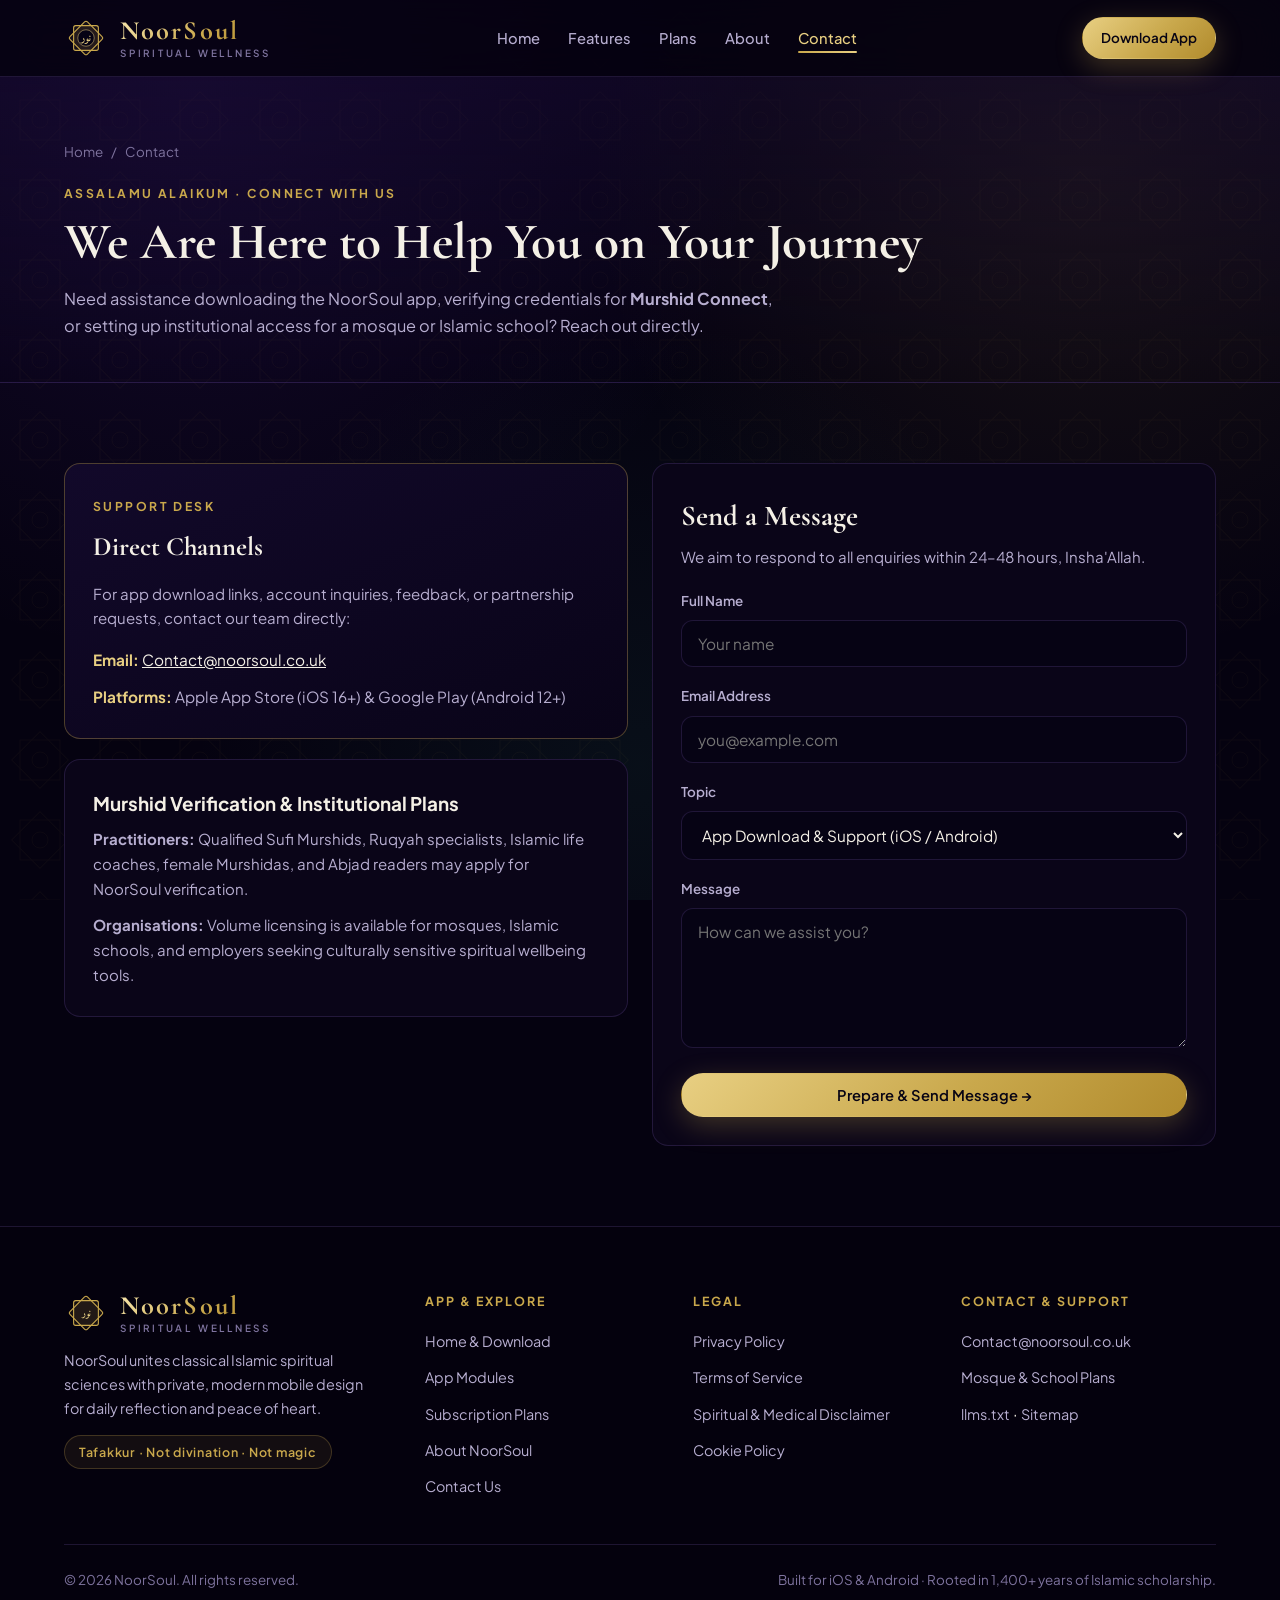
<file: contact.html>
<!DOCTYPE html>
<html lang="en" dir="ltr">
<head>
  <meta charset="UTF-8">
  <meta name="viewport" content="width=device-width, initial-scale=1.0">
  <title>Contact NoorSoul — App Support, Murshid Applications &amp; Licensing</title>
  <meta name="description" content="Contact the NoorSoul team for iOS &amp; Android app download support, Murshid Connect practitioner verification, or mosque &amp; school institutional licensing.">
  <meta name="robots" content="index, follow, max-image-preview:large, max-snippet:-1, max-video-preview:-1">
  <meta name="theme-color" content="#050210">
  <link rel="canonical" href="https://noor-app.com/contact.html">
  <link rel="icon" type="image/svg+xml" href="favicon.svg">
  <link rel="manifest" href="site.webmanifest">

  <meta property="og:type" content="website">
  <meta property="og:site_name" content="NoorSoul">
  <meta property="og:title" content="Contact NoorSoul — Support, Murshid Onboarding &amp; B2B Licensing">
  <meta property="og:description" content="Reach the NoorSoul team by email for app support, practitioner verification, or institutional plans.">
  <meta property="og:url" content="https://noor-app.com/contact.html">
  <meta property="og:locale" content="en_GB">
  <meta name="twitter:card" content="summary_large_image">

  <link rel="preconnect" href="https://fonts.googleapis.com">
  <link rel="preconnect" href="https://fonts.gstatic.com" crossorigin>
  <link href="https://fonts.googleapis.com/css2?family=Amiri:wght@400;700&family=Cormorant+Garamond:wght@600;700&family=Plus+Jakarta+Sans:wght@400;500;600;700;800&display=swap" rel="stylesheet">
  <link rel="stylesheet" href="assets/css/styles.css">

  <script type="application/ld+json">
  {
    "@context": "https://schema.org",
    "@graph": [
      {
        "@type": "ContactPage",
        "@id": "https://noor-app.com/contact.html#webpage",
        "url": "https://noor-app.com/contact.html",
        "name": "Contact NoorSoul — Support &amp; Enquiries",
        "mainEntity": {
          "@type": "Organization",
          "name": "NoorSoul",
          "email": "Contact@noorsoul.co.uk"
        }
      },
      {
        "@type": "BreadcrumbList",
        "itemListElement": [
          { "@type": "ListItem", "position": 1, "name": "Home", "item": "https://noor-app.com/" },
          { "@type": "ListItem", "position": 2, "name": "Contact", "item": "https://noor-app.com/contact.html" }
        ]
      }
    ]
  }
  </script>
</head>
<body>
  <div class="bg-pattern" aria-hidden="true"></div>
  <a class="skip-link" href="#main-content">Skip to main content</a>

  
  <header class="site-header">
    <div class="container nav-inner">
      <a href="index.html" class="brand-logo" aria-label="NoorSoul Home">
        <span class="brand-mark" aria-hidden="true">
          <svg viewBox="0 0 64 64" width="44" height="44">
            <rect x="14" y="14" width="36" height="36" rx="3" fill="rgba(201,168,76,0.08)" stroke="#c9a84c" stroke-width="1.6"/>
            <rect x="14" y="14" width="36" height="36" rx="3" fill="rgba(201,168,76,0.08)" stroke="#c9a84c" stroke-width="1.6" transform="rotate(45 32 32)"/>
            <circle cx="32" cy="32" r="12" fill="#060314" stroke="#e8cf82" stroke-opacity="0.6" stroke-width="1.2"/>
            <text x="32" y="37" text-anchor="middle" font-family="Amiri, Georgia, serif" font-size="15" font-weight="700" fill="#e8cf82">نور</text>
          </svg>
        </span>
        <span class="brand-text-wrap">
          <span class="brand-wordmark">NoorSoul</span>
          <span class="brand-sub">Spiritual Wellness</span>
        </span>
      </a>

      <nav aria-label="Primary Navigation">
        <ul class="nav-links">
          <li><a href="index.html">Home</a></li>
          <li><a href="index.html#features">Features</a></li>
          <li><a href="index.html#pricing">Plans</a></li>
          <li><a href="about.html">About</a></li>
          <li><a href="contact.html" class="active" aria-current="page">Contact</a></li>
        </ul>
      </nav>

      <div class="nav-actions">
        <a href="index.html#download" class="btn btn-primary btn-sm" data-download-trigger="iOS &amp; Android">Download App</a>
        <button class="menu-toggle" id="menu-toggle" aria-label="Toggle navigation menu" aria-expanded="false" aria-controls="mobile-nav">
          <svg width="22" height="22" viewBox="0 0 24 24" fill="none" stroke="currentColor" stroke-width="2" stroke-linecap="round">
            <line x1="3" y1="6" x2="21" y2="6"></line>
            <line x1="3" y1="12" x2="21" y2="12"></line>
            <line x1="3" y1="18" x2="21" y2="18"></line>
          </svg>
        </button>
      </div>
    </div>

    <div class="mobile-nav" id="mobile-nav">
      <ul>
        <li><a href="index.html">Home</a></li>
        <li><a href="index.html#features">App Features</a></li>
        <li><a href="index.html#pricing">Subscription Plans</a></li>
        <li><a href="about.html">About NoorSoul</a></li>
        <li><a href="contact.html" class="active">Contact &amp; Support</a></li>
        <li><a href="privacy-policy.html">Privacy Policy</a></li>
        <li><a href="terms-of-service.html">Terms of Service</a></li>
      </ul>
      <a href="index.html#download" class="btn btn-primary" style="width:100%;" data-download-trigger="iOS &amp; Android">Download NoorSoul App</a>
    </div>
  </header>

  <main id="main-content">
    <section class="page-hero">
      <div class="container">
        <nav class="breadcrumb" aria-label="Breadcrumb">
          <a href="index.html">Home</a> <span>/</span> <span aria-current="page">Contact</span>
        </nav>
        <span class="section-kicker">Assalamu Alaikum · Connect With Us</span>
        <h1 class="page-title">We Are Here to Help You on Your Journey</h1>
        <p class="section-desc" style="max-width:720px;">
          Need assistance downloading the NoorSoul app, verifying credentials for <strong>Murshid Connect</strong>, or setting up institutional access for a mosque or Islamic school? Reach out directly.
        </p>
      </div>
    </section>

    <section class="section">
      <div class="container grid-2" style="align-items:start;">
        <!-- Direct Contact Cards -->
        <div style="display:flex;flex-direction:column;gap:20px;">
          <div class="card card-gold">
            <span class="section-kicker">Support Desk</span>
            <h2 class="serif" style="font-size:1.65rem;margin-bottom:12px;">Direct Channels</h2>
            <p class="card-body" style="margin-bottom:16px;">
              For app download links, account inquiries, feedback, or partnership requests, contact our team directly:
            </p>
            <ul style="list-style:none;display:flex;flex-direction:column;gap:12px;">
              <li style="font-size:0.96rem;">
                <strong style="color:var(--gold-light);">Email:</strong>
                <a href="mailto:Contact@noorsoul.co.uk" style="color:var(--text-primary);text-decoration:underline;">Contact@noorsoul.co.uk</a>
              </li>
              <li style="font-size:0.96rem;">
                <strong style="color:var(--gold-light);">Platforms:</strong>
                <span style="color:var(--text-secondary);">Apple App Store (iOS 16+) &amp; Google Play (Android 12+)</span>
              </li>
            </ul>
          </div>

          <div class="card" id="institutional">
            <h3 class="card-title">Murshid Verification &amp; Institutional Plans</h3>
            <p class="card-body" style="margin-bottom:12px;">
              <strong>Practitioners:</strong> Qualified Sufi Murshids, Ruqyah specialists, Islamic life coaches, female Murshidas, and Abjad readers may apply for NoorSoul verification.
            </p>
            <p class="card-body">
              <strong>Organisations:</strong> Volume licensing is available for mosques, Islamic schools, and employers seeking culturally sensitive spiritual wellbeing tools.
            </p>
          </div>
        </div>

        <!-- Contact Form -->
        <div class="card">
          <h2 class="serif" style="font-size:1.8rem;margin-bottom:6px;">Send a Message</h2>
          <p class="card-body" style="margin-bottom:20px;">We aim to respond to all enquiries within 24–48 hours, Insha'Allah.</p>

          <form id="contact-form" novalidate>
            <div class="form-group">
              <label class="form-label" for="c-name">Full Name</label>
              <input type="text" id="c-name" class="form-control" placeholder="Your name" required>
            </div>

            <div class="form-group">
              <label class="form-label" for="c-email">Email Address</label>
              <input type="email" id="c-email" class="form-control" placeholder="you@example.com" required>
            </div>

            <div class="form-group">
              <label class="form-label" for="c-topic">Topic</label>
              <select id="c-topic" class="form-control">
                <option value="App Download &amp; Support">App Download &amp; Support (iOS / Android)</option>
                <option value="NoorSoul+ Subscription">NoorSoul+ Subscription Help</option>
                <option value="Murshid Connect Application">Murshid Connect Practitioner Application</option>
                <option value="Institutional / Mosque Licensing">Institutional / Mosque Licensing</option>
                <option value="Privacy &amp; Legal">Privacy or Legal Enquiry</option>
              </select>
            </div>

            <div class="form-group">
              <label class="form-label" for="c-message">Message</label>
              <textarea id="c-message" class="form-control" placeholder="How can we assist you?" required></textarea>
            </div>

            <button type="submit" class="btn btn-primary" style="width:100%;">Prepare &amp; Send Message →</button>
            <div id="contact-status" class="form-status" role="status" aria-live="polite"></div>
          </form>
        </div>
      </div>
    </section>
  </main>

  
  <!-- Footer -->
  <footer class="site-footer">
    <div class="container">
      <div class="footer-grid">
        <div>
          <a href="index.html" class="brand-logo" style="margin-bottom:14px;">
            <span class="brand-mark" aria-hidden="true">
              <svg viewBox="0 0 64 64" width="40" height="40">
                <rect x="14" y="14" width="36" height="36" rx="3" fill="rgba(201,168,76,0.08)" stroke="#c9a84c" stroke-width="1.6"/>
                <rect x="14" y="14" width="36" height="36" rx="3" fill="rgba(201,168,76,0.08)" stroke="#c9a84c" stroke-width="1.6" transform="rotate(45 32 32)"/>
                <text x="32" y="37" text-anchor="middle" font-family="Amiri, Georgia, serif" font-size="14" font-weight="700" fill="#e8cf82">نور</text>
              </svg>
            </span>
            <span class="brand-text-wrap">
              <span class="brand-wordmark">NoorSoul</span>
              <span class="brand-sub">Spiritual Wellness</span>
            </span>
          </a>
          <p style="font-size:0.9rem;color:var(--text-secondary);max-width:310px;margin-bottom:14px;">
            NoorSoul unites classical Islamic spiritual sciences with private, modern mobile design for daily reflection and peace of heart.
          </p>
          <span class="disclaimer-bar">Tafakkur · Not divination · Not magic</span>
        </div>

        <div>
          <div class="footer-heading">App &amp; Explore</div>
          <ul class="footer-links">
            <li><a href="index.html">Home &amp; Download</a></li>
            <li><a href="index.html#features">App Modules</a></li>
            <li><a href="index.html#pricing">Subscription Plans</a></li>
            <li><a href="about.html">About NoorSoul</a></li>
            <li><a href="contact.html">Contact Us</a></li>
          </ul>
        </div>

        <div>
          <div class="footer-heading">Legal</div>
          <ul class="footer-links">
            <li><a href="privacy-policy.html">Privacy Policy</a></li>
            <li><a href="terms-of-service.html">Terms of Service</a></li>
            <li><a href="disclaimer.html">Spiritual &amp; Medical Disclaimer</a></li>
            <li><a href="cookie-policy.html">Cookie Policy</a></li>
          </ul>
        </div>

        <div>
          <div class="footer-heading">Contact &amp; Support</div>
          <ul class="footer-links">
            <li><a href="mailto:Contact@noorsoul.co.uk">Contact@noorsoul.co.uk</a></li>
            <li><a href="contact.html#institutional">Mosque &amp; School Plans</a></li>
            <li><a href="llms.txt">llms.txt</a> · <a href="sitemap.xml">Sitemap</a></li>
          </ul>
        </div>
      </div>

      <div class="footer-bottom">
        <div>&copy; 2026 NoorSoul. All rights reserved.</div>
        <div>Built for iOS &amp; Android · Rooted in 1,400+ years of Islamic scholarship.</div>
      </div>
    </div>
  </footer>

  <div class="modal-backdrop" id="download-modal" role="dialog" aria-modal="true" aria-labelledby="modal-title" aria-hidden="true">
    <div class="modal-card">
      <button type="button" class="modal-close" id="modal-close" aria-label="Close download modal">&times;</button>
      <span class="section-kicker" style="margin-bottom:6px;">Get the NoorSoul App</span>
      <h2 id="modal-title" class="serif" style="font-size:1.95rem;color:var(--text-primary);margin-bottom:8px;">Download for <span id="modal-platform-label" style="color:var(--gold-light);">iOS &amp; Android</span></h2>
      <p style="font-size:0.92rem;color:var(--text-secondary);margin-bottom:18px;">Enter your email below to receive the direct App Store &amp; Google Play download link.</p>
      <form id="waitlist-form" novalidate>
        <div class="form-group">
          <label class="form-label" for="waitlist-email">Your Email Address</label>
          <input type="email" id="waitlist-email" class="form-control" placeholder="you@example.com" required>
        </div>
        <button type="submit" class="btn btn-primary" style="width:100%;">Send Me the Download Link →</button>
        <div id="waitlist-status" class="form-status" role="status" aria-live="polite"></div>
      </form>
    </div>
  </div>

  <script src="assets/js/main.js" defer></script>
</body>
</html>
</file>
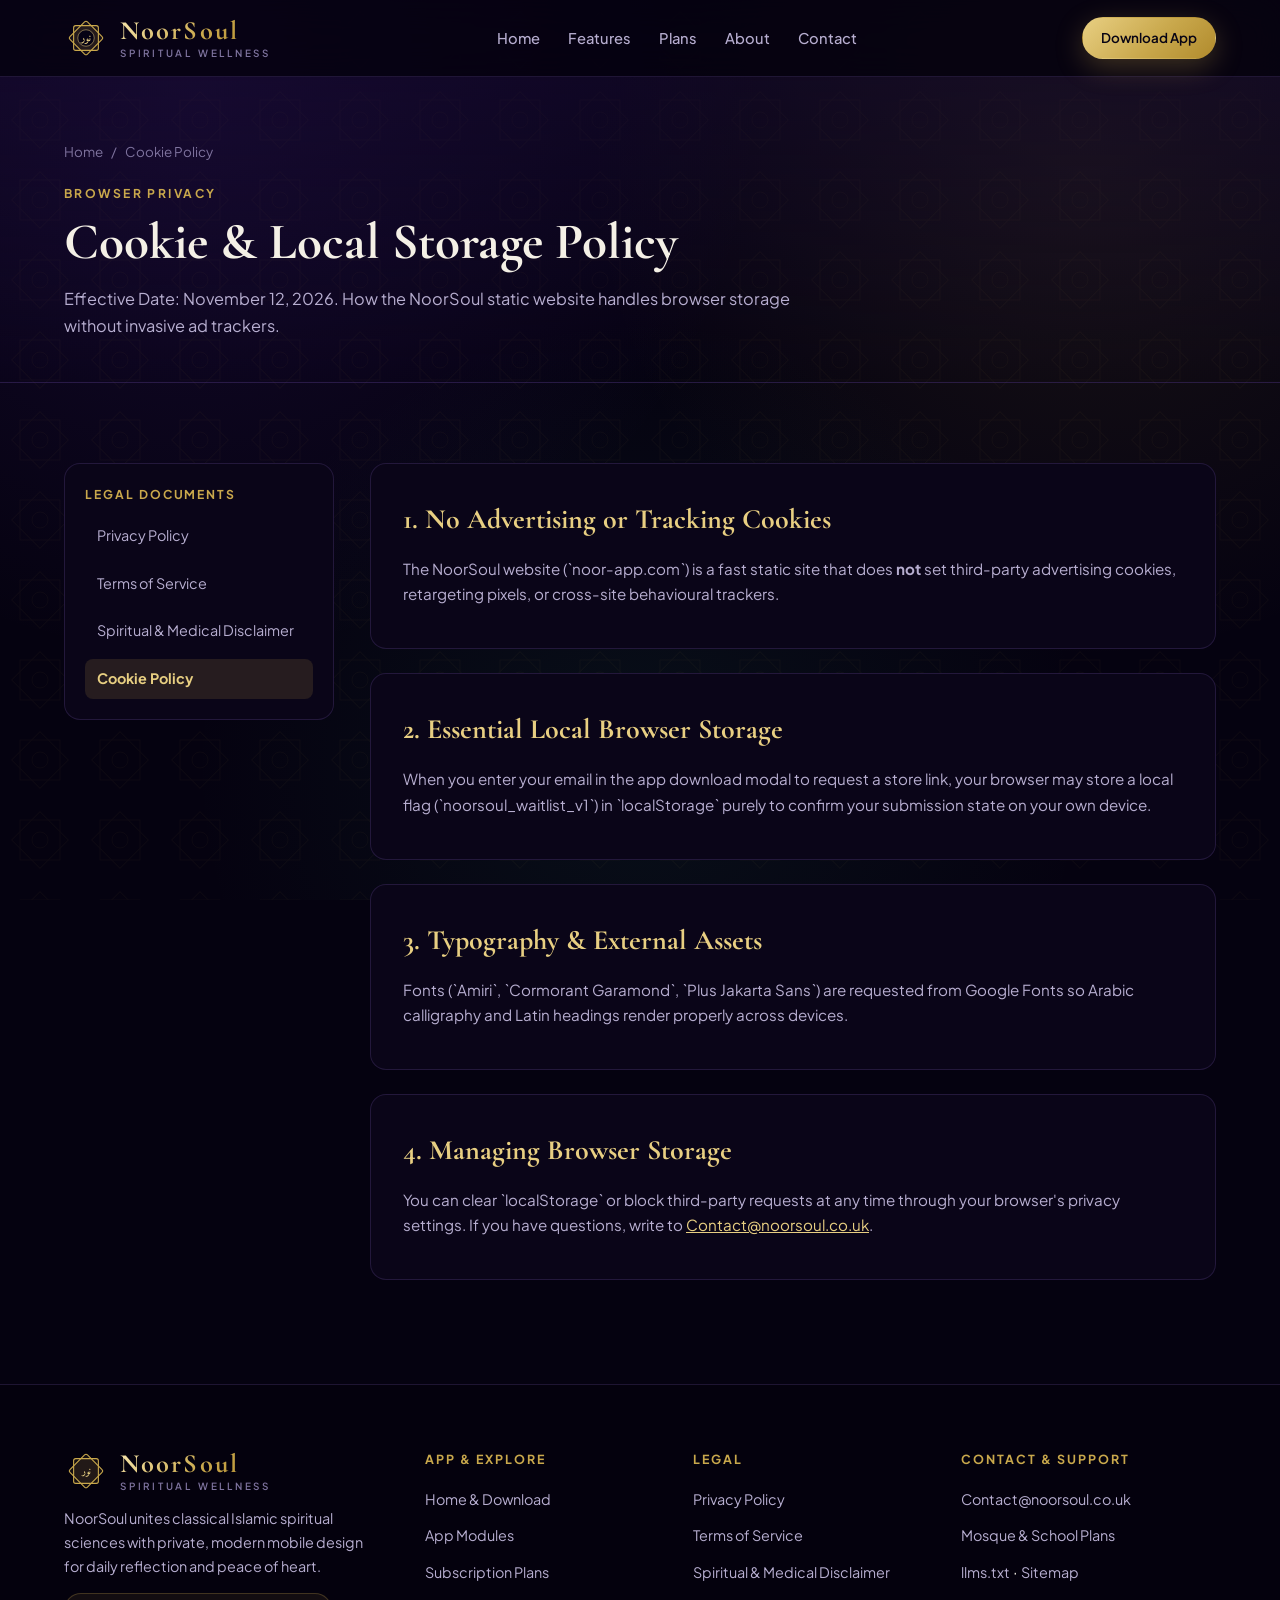
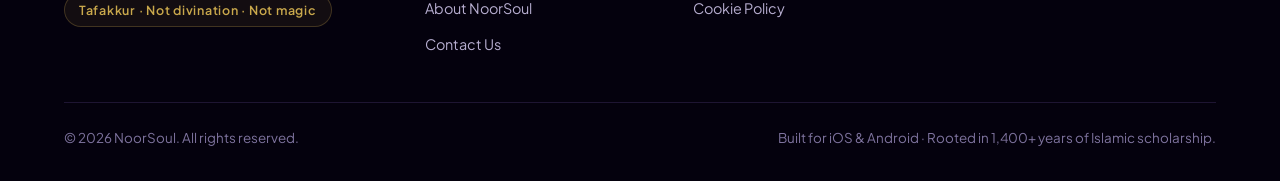
<file: cookie-policy.html>
<!DOCTYPE html>
<html lang="en" dir="ltr">
<head>
  <meta charset="UTF-8">
  <meta name="viewport" content="width=device-width, initial-scale=1.0">
  <title>Cookie Policy — NoorSoul Website</title>
  <meta name="description" content="Cookie and local browser storage policy for the NoorSoul website. Zero third-party advertising trackers.">
  <meta name="robots" content="index, follow, max-image-preview:large, max-snippet:-1, max-video-preview:-1">
  <meta name="theme-color" content="#050210">
  <link rel="canonical" href="https://noor-app.com/cookie-policy.html">
  <link rel="icon" type="image/svg+xml" href="favicon.svg">
  <link rel="manifest" href="site.webmanifest">

  <meta property="og:type" content="website">
  <meta property="og:site_name" content="NoorSoul">
  <meta property="og:title" content="Cookie Policy — NoorSoul">
  <meta property="og:description" content="How the NoorSoul static website uses minimal browser storage without invasive ad trackers.">
  <meta property="og:url" content="https://noor-app.com/cookie-policy.html">
  <meta property="og:locale" content="en_GB">
  <meta name="twitter:card" content="summary">

  <link rel="preconnect" href="https://fonts.googleapis.com">
  <link rel="preconnect" href="https://fonts.gstatic.com" crossorigin>
  <link href="https://fonts.googleapis.com/css2?family=Amiri:wght@400;700&family=Cormorant+Garamond:wght@600;700&family=Plus+Jakarta+Sans:wght@400;500;600;700;800&display=swap" rel="stylesheet">
  <link rel="stylesheet" href="assets/css/styles.css">

  <script type="application/ld+json">
  {
    "@context": "https://schema.org",
    "@graph": [
      {
        "@type": "WebPage",
        "@id": "https://noor-app.com/cookie-policy.html#webpage",
        "url": "https://noor-app.com/cookie-policy.html",
        "name": "Cookie Policy — NoorSoul",
        "description": "Details on cookies and browser storage used on noor-app.com."
      },
      {
        "@type": "BreadcrumbList",
        "itemListElement": [
          { "@type": "ListItem", "position": 1, "name": "Home", "item": "https://noor-app.com/" },
          { "@type": "ListItem", "position": 2, "name": "Cookie Policy", "item": "https://noor-app.com/cookie-policy.html" }
        ]
      }
    ]
  }
  </script>
</head>
<body>
  <div class="bg-pattern" aria-hidden="true"></div>
  <a class="skip-link" href="#main-content">Skip to main content</a>

  
  <header class="site-header">
    <div class="container nav-inner">
      <a href="index.html" class="brand-logo" aria-label="NoorSoul Home">
        <span class="brand-mark" aria-hidden="true">
          <svg viewBox="0 0 64 64" width="44" height="44">
            <rect x="14" y="14" width="36" height="36" rx="3" fill="rgba(201,168,76,0.08)" stroke="#c9a84c" stroke-width="1.6"/>
            <rect x="14" y="14" width="36" height="36" rx="3" fill="rgba(201,168,76,0.08)" stroke="#c9a84c" stroke-width="1.6" transform="rotate(45 32 32)"/>
            <circle cx="32" cy="32" r="12" fill="#060314" stroke="#e8cf82" stroke-opacity="0.6" stroke-width="1.2"/>
            <text x="32" y="37" text-anchor="middle" font-family="Amiri, Georgia, serif" font-size="15" font-weight="700" fill="#e8cf82">نور</text>
          </svg>
        </span>
        <span class="brand-text-wrap">
          <span class="brand-wordmark">NoorSoul</span>
          <span class="brand-sub">Spiritual Wellness</span>
        </span>
      </a>

      <nav aria-label="Primary Navigation">
        <ul class="nav-links">
          <li><a href="index.html">Home</a></li>
          <li><a href="index.html#features">Features</a></li>
          <li><a href="index.html#pricing">Plans</a></li>
          <li><a href="about.html">About</a></li>
          <li><a href="contact.html">Contact</a></li>
        </ul>
      </nav>

      <div class="nav-actions">
        <a href="index.html#download" class="btn btn-primary btn-sm" data-download-trigger="iOS &amp; Android">Download App</a>
        <button class="menu-toggle" id="menu-toggle" aria-label="Toggle navigation menu" aria-expanded="false" aria-controls="mobile-nav">
          <svg width="22" height="22" viewBox="0 0 24 24" fill="none" stroke="currentColor" stroke-width="2" stroke-linecap="round">
            <line x1="3" y1="6" x2="21" y2="6"></line>
            <line x1="3" y1="12" x2="21" y2="12"></line>
            <line x1="3" y1="18" x2="21" y2="18"></line>
          </svg>
        </button>
      </div>
    </div>

    <div class="mobile-nav" id="mobile-nav">
      <ul>
        <li><a href="index.html">Home</a></li>
        <li><a href="index.html#features">App Features</a></li>
        <li><a href="index.html#pricing">Subscription Plans</a></li>
        <li><a href="about.html">About NoorSoul</a></li>
        <li><a href="contact.html">Contact &amp; Support</a></li>
        <li><a href="privacy-policy.html">Privacy Policy</a></li>
        <li><a href="terms-of-service.html">Terms of Service</a></li>
      </ul>
      <a href="index.html#download" class="btn btn-primary" style="width:100%;" data-download-trigger="iOS &amp; Android">Download NoorSoul App</a>
    </div>
  </header>

  <main id="main-content">
    <section class="page-hero">
      <div class="container">
        <nav class="breadcrumb" aria-label="Breadcrumb">
          <a href="index.html">Home</a> <span>/</span> <span aria-current="page">Cookie Policy</span>
        </nav>
        <span class="section-kicker">Browser Privacy</span>
        <h1 class="page-title">Cookie &amp; Local Storage Policy</h1>
        <p class="section-desc" style="max-width:740px;">
          Effective Date: November 12, 2026. How the NoorSoul static website handles browser storage without invasive ad trackers.
        </p>
      </div>
    </section>

    <section class="section">
      <div class="container legal-layout">
        <aside class="legal-nav" aria-label="Legal Documents">
          <h2>Legal Documents</h2>
          <ul>
            <li><a href="privacy-policy.html">Privacy Policy</a></li>
            <li><a href="terms-of-service.html">Terms of Service</a></li>
            <li><a href="disclaimer.html">Spiritual &amp; Medical Disclaimer</a></li>
            <li><a href="cookie-policy.html" style="background:var(--gold-soft);color:var(--gold-light);font-weight:700;">Cookie Policy</a></li>
                      </ul>
        </aside>

        <article class="legal-article">
          <section>
            <h2>1. No Advertising or Tracking Cookies</h2>
            <p>
              The NoorSoul website (`noor-app.com`) is a fast static site that does <strong>not</strong> set third-party advertising cookies, retargeting pixels, or cross-site behavioural trackers.
            </p>
          </section>

          <section>
            <h2>2. Essential Local Browser Storage</h2>
            <p>
              When you enter your email in the app download modal to request a store link, your browser may store a local flag (`noorsoul_waitlist_v1`) in `localStorage` purely to confirm your submission state on your own device.
            </p>
          </section>

          <section>
            <h2>3. Typography &amp; External Assets</h2>
            <p>
              Fonts (`Amiri`, `Cormorant Garamond`, `Plus Jakarta Sans`) are requested from Google Fonts so Arabic calligraphy and Latin headings render properly across devices.
            </p>
          </section>

          <section>
            <h2>4. Managing Browser Storage</h2>
            <p>
              You can clear `localStorage` or block third-party requests at any time through your browser's privacy settings. If you have questions, write to <a href="mailto:Contact@noorsoul.co.uk" style="color:var(--gold-light);text-decoration:underline;">Contact@noorsoul.co.uk</a>.
            </p>
          </section>
        </article>
      </div>
    </section>
  </main>

  
  <!-- Footer -->
  <footer class="site-footer">
    <div class="container">
      <div class="footer-grid">
        <div>
          <a href="index.html" class="brand-logo" style="margin-bottom:14px;">
            <span class="brand-mark" aria-hidden="true">
              <svg viewBox="0 0 64 64" width="40" height="40">
                <rect x="14" y="14" width="36" height="36" rx="3" fill="rgba(201,168,76,0.08)" stroke="#c9a84c" stroke-width="1.6"/>
                <rect x="14" y="14" width="36" height="36" rx="3" fill="rgba(201,168,76,0.08)" stroke="#c9a84c" stroke-width="1.6" transform="rotate(45 32 32)"/>
                <text x="32" y="37" text-anchor="middle" font-family="Amiri, Georgia, serif" font-size="14" font-weight="700" fill="#e8cf82">نور</text>
              </svg>
            </span>
            <span class="brand-text-wrap">
              <span class="brand-wordmark">NoorSoul</span>
              <span class="brand-sub">Spiritual Wellness</span>
            </span>
          </a>
          <p style="font-size:0.9rem;color:var(--text-secondary);max-width:310px;margin-bottom:14px;">
            NoorSoul unites classical Islamic spiritual sciences with private, modern mobile design for daily reflection and peace of heart.
          </p>
          <span class="disclaimer-bar">Tafakkur · Not divination · Not magic</span>
        </div>

        <div>
          <div class="footer-heading">App &amp; Explore</div>
          <ul class="footer-links">
            <li><a href="index.html">Home &amp; Download</a></li>
            <li><a href="index.html#features">App Modules</a></li>
            <li><a href="index.html#pricing">Subscription Plans</a></li>
            <li><a href="about.html">About NoorSoul</a></li>
            <li><a href="contact.html">Contact Us</a></li>
          </ul>
        </div>

        <div>
          <div class="footer-heading">Legal</div>
          <ul class="footer-links">
            <li><a href="privacy-policy.html">Privacy Policy</a></li>
            <li><a href="terms-of-service.html">Terms of Service</a></li>
            <li><a href="disclaimer.html">Spiritual &amp; Medical Disclaimer</a></li>
            <li><a href="cookie-policy.html">Cookie Policy</a></li>
          </ul>
        </div>

        <div>
          <div class="footer-heading">Contact &amp; Support</div>
          <ul class="footer-links">
            <li><a href="mailto:Contact@noorsoul.co.uk">Contact@noorsoul.co.uk</a></li>
            <li><a href="contact.html#institutional">Mosque &amp; School Plans</a></li>
            <li><a href="llms.txt">llms.txt</a> · <a href="sitemap.xml">Sitemap</a></li>
          </ul>
        </div>
      </div>

      <div class="footer-bottom">
        <div>&copy; 2026 NoorSoul. All rights reserved.</div>
        <div>Built for iOS &amp; Android · Rooted in 1,400+ years of Islamic scholarship.</div>
      </div>
    </div>
  </footer>

  <div class="modal-backdrop" id="download-modal" role="dialog" aria-modal="true" aria-labelledby="modal-title" aria-hidden="true">
    <div class="modal-card">
      <button type="button" class="modal-close" id="modal-close" aria-label="Close download modal">&times;</button>
      <span class="section-kicker" style="margin-bottom:6px;">Get the NoorSoul App</span>
      <h2 id="modal-title" class="serif" style="font-size:1.95rem;color:var(--text-primary);margin-bottom:8px;">Download for <span id="modal-platform-label" style="color:var(--gold-light);">iOS &amp; Android</span></h2>
      <p style="font-size:0.92rem;color:var(--text-secondary);margin-bottom:18px;">Enter your email below to receive the direct App Store &amp; Google Play download link.</p>
      <form id="waitlist-form" novalidate>
        <div class="form-group">
          <label class="form-label" for="waitlist-email">Your Email Address</label>
          <input type="email" id="waitlist-email" class="form-control" placeholder="you@example.com" required>
        </div>
        <button type="submit" class="btn btn-primary" style="width:100%;">Send Me the Download Link →</button>
        <div id="waitlist-status" class="form-status" role="status" aria-live="polite"></div>
      </form>
    </div>
  </div>
  <script src="assets/js/main.js" defer></script>
</body>
</html>
</file>
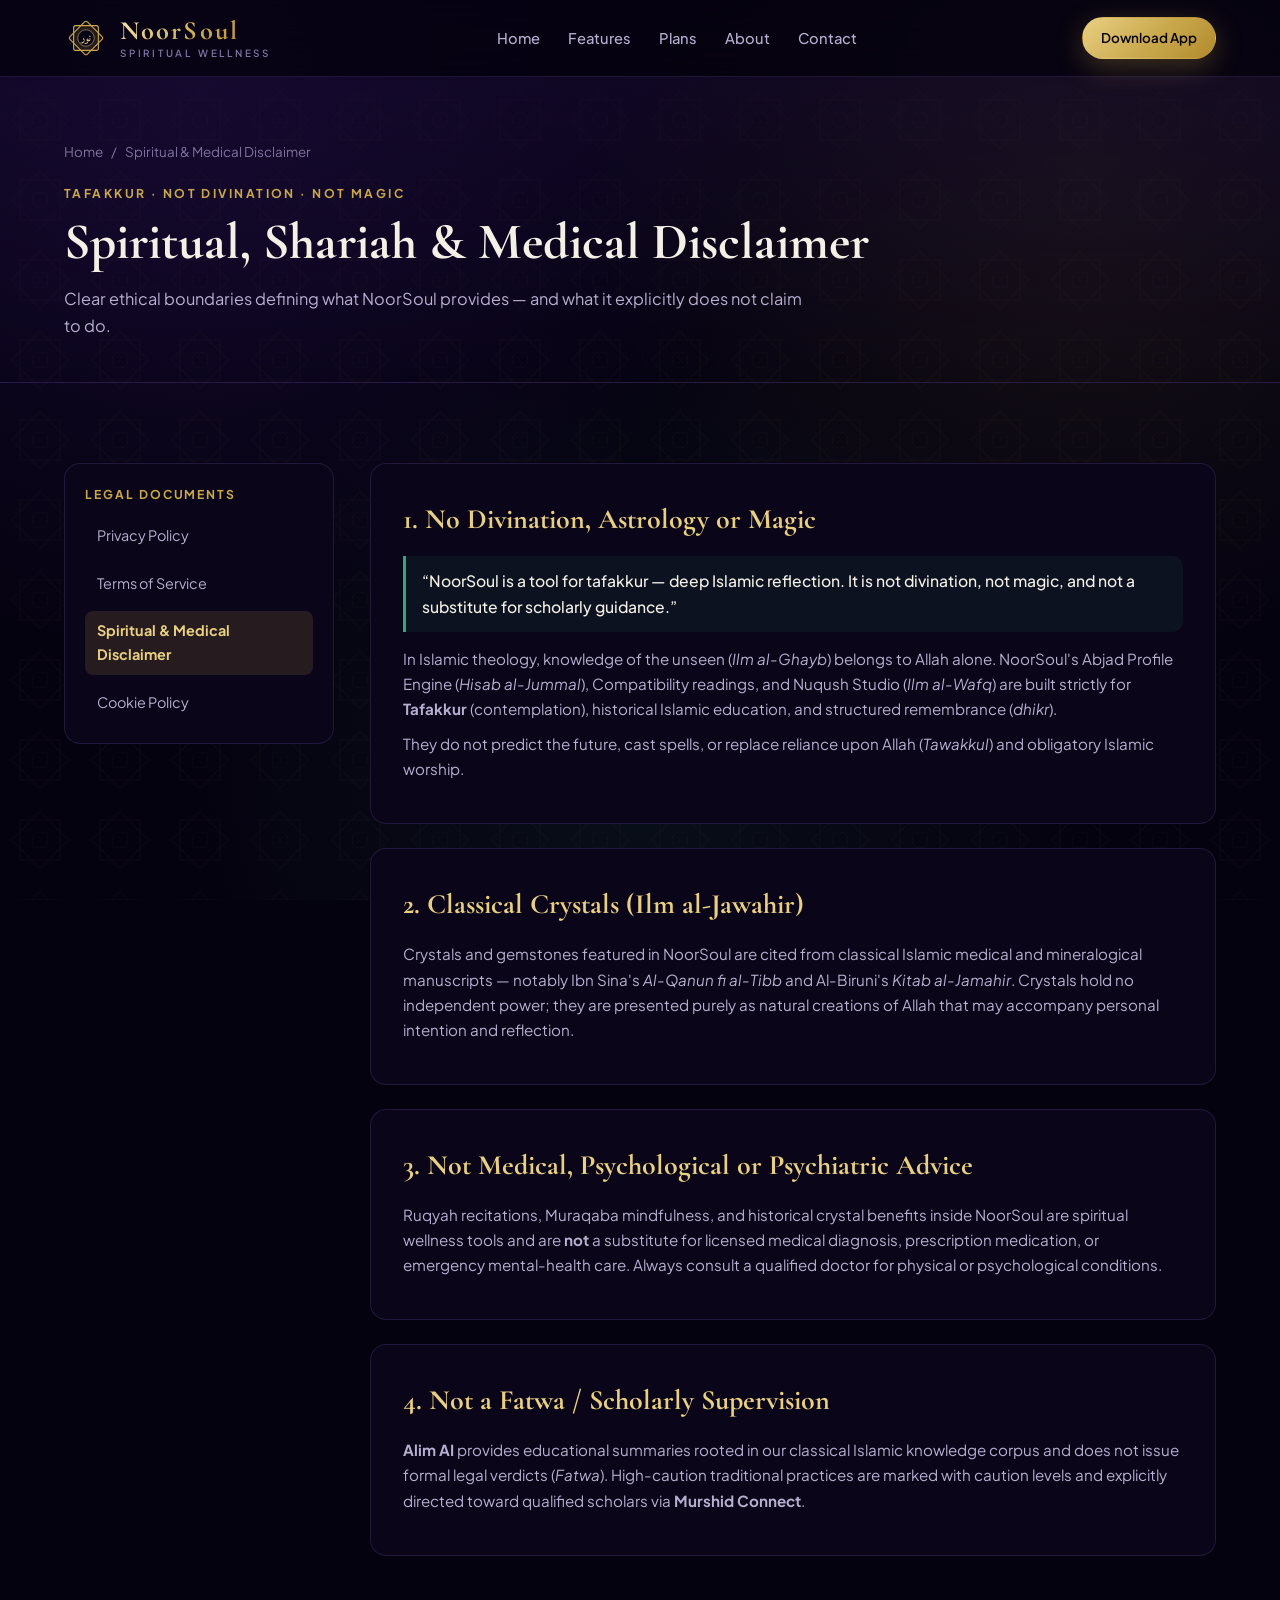
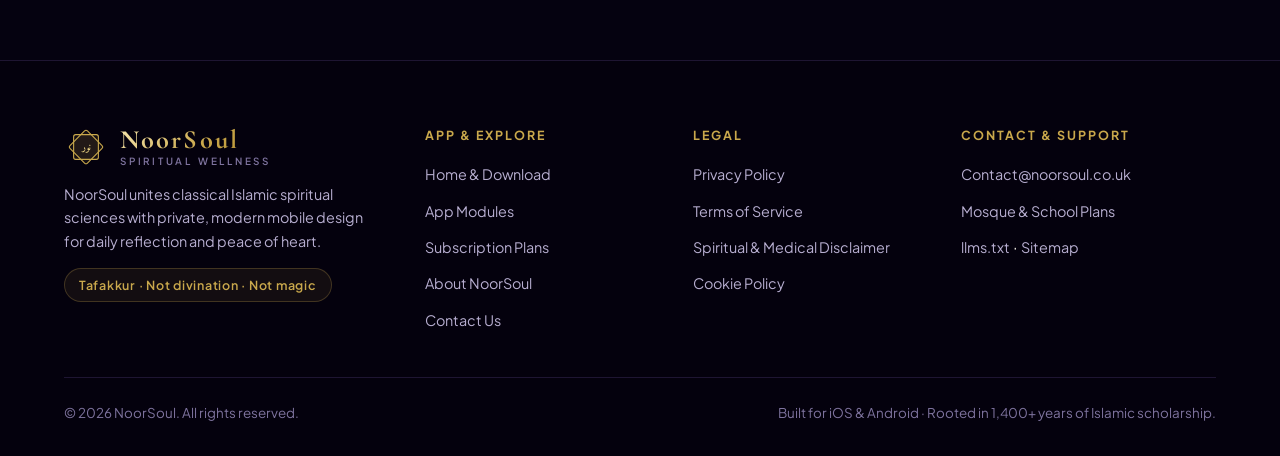
<file: disclaimer.html>
<!DOCTYPE html>
<html lang="en" dir="ltr">
<head>
  <meta charset="UTF-8">
  <meta name="viewport" content="width=device-width, initial-scale=1.0">
  <title>Spiritual, Shariah &amp; Medical Disclaimer — NoorSoul App</title>
  <meta name="description" content="Read the official Spiritual, Shariah &amp; Medical Disclaimer for NoorSoul. Tafakkur, not divination, not magic — classical Islamic reflection and wellness guidance.">
  <meta name="robots" content="index, follow, max-image-preview:large, max-snippet:-1, max-video-preview:-1">
  <meta name="theme-color" content="#050210">
  <link rel="canonical" href="https://noor-app.com/disclaimer.html">
  <link rel="icon" type="image/svg+xml" href="favicon.svg">
  <link rel="manifest" href="site.webmanifest">

  <meta property="og:type" content="website">
  <meta property="og:site_name" content="NoorSoul">
  <meta property="og:title" content="Spiritual, Shariah &amp; Medical Disclaimer — NoorSoul App">
  <meta property="og:description" content="Tafakkur · Not divination · Not magic. Clarifying the classical Islamic, educational, and non-medical scope of NoorSoul.">
  <meta property="og:url" content="https://noor-app.com/disclaimer.html">
  <meta property="og:locale" content="en_GB">
  <meta name="twitter:card" content="summary">

  <link rel="preconnect" href="https://fonts.googleapis.com">
  <link rel="preconnect" href="https://fonts.gstatic.com" crossorigin>
  <link href="https://fonts.googleapis.com/css2?family=Amiri:wght@400;700&family=Cormorant+Garamond:wght@600;700&family=Plus+Jakarta+Sans:wght@400;500;600;700;800&display=swap" rel="stylesheet">
  <link rel="stylesheet" href="assets/css/styles.css">

  <script type="application/ld+json">
  {
    "@context": "https://schema.org",
    "@graph": [
      {
        "@type": "WebPage",
        "@id": "https://noor-app.com/disclaimer.html#webpage",
        "url": "https://noor-app.com/disclaimer.html",
        "name": "Spiritual, Shariah &amp; Medical Disclaimer — NoorSoul App",
        "description": "Important religious, educational, and medical scope disclaimers for NoorSoul."
      },
      {
        "@type": "BreadcrumbList",
        "itemListElement": [
          { "@type": "ListItem", "position": 1, "name": "Home", "item": "https://noor-app.com/" },
          { "@type": "ListItem", "position": 2, "name": "Disclaimer", "item": "https://noor-app.com/disclaimer.html" }
        ]
      }
    ]
  }
  </script>
</head>
<body>
  <div class="bg-pattern" aria-hidden="true"></div>
  <a class="skip-link" href="#main-content">Skip to main content</a>

  
  <header class="site-header">
    <div class="container nav-inner">
      <a href="index.html" class="brand-logo" aria-label="NoorSoul Home">
        <span class="brand-mark" aria-hidden="true">
          <svg viewBox="0 0 64 64" width="44" height="44">
            <rect x="14" y="14" width="36" height="36" rx="3" fill="rgba(201,168,76,0.08)" stroke="#c9a84c" stroke-width="1.6"/>
            <rect x="14" y="14" width="36" height="36" rx="3" fill="rgba(201,168,76,0.08)" stroke="#c9a84c" stroke-width="1.6" transform="rotate(45 32 32)"/>
            <circle cx="32" cy="32" r="12" fill="#060314" stroke="#e8cf82" stroke-opacity="0.6" stroke-width="1.2"/>
            <text x="32" y="37" text-anchor="middle" font-family="Amiri, Georgia, serif" font-size="15" font-weight="700" fill="#e8cf82">نور</text>
          </svg>
        </span>
        <span class="brand-text-wrap">
          <span class="brand-wordmark">NoorSoul</span>
          <span class="brand-sub">Spiritual Wellness</span>
        </span>
      </a>

      <nav aria-label="Primary Navigation">
        <ul class="nav-links">
          <li><a href="index.html">Home</a></li>
          <li><a href="index.html#features">Features</a></li>
          <li><a href="index.html#pricing">Plans</a></li>
          <li><a href="about.html">About</a></li>
          <li><a href="contact.html">Contact</a></li>
        </ul>
      </nav>

      <div class="nav-actions">
        <a href="index.html#download" class="btn btn-primary btn-sm" data-download-trigger="iOS &amp; Android">Download App</a>
        <button class="menu-toggle" id="menu-toggle" aria-label="Toggle navigation menu" aria-expanded="false" aria-controls="mobile-nav">
          <svg width="22" height="22" viewBox="0 0 24 24" fill="none" stroke="currentColor" stroke-width="2" stroke-linecap="round">
            <line x1="3" y1="6" x2="21" y2="6"></line>
            <line x1="3" y1="12" x2="21" y2="12"></line>
            <line x1="3" y1="18" x2="21" y2="18"></line>
          </svg>
        </button>
      </div>
    </div>

    <div class="mobile-nav" id="mobile-nav">
      <ul>
        <li><a href="index.html">Home</a></li>
        <li><a href="index.html#features">App Features</a></li>
        <li><a href="index.html#pricing">Subscription Plans</a></li>
        <li><a href="about.html">About NoorSoul</a></li>
        <li><a href="contact.html">Contact &amp; Support</a></li>
        <li><a href="privacy-policy.html">Privacy Policy</a></li>
        <li><a href="terms-of-service.html">Terms of Service</a></li>
      </ul>
      <a href="index.html#download" class="btn btn-primary" style="width:100%;" data-download-trigger="iOS &amp; Android">Download NoorSoul App</a>
    </div>
  </header>

  <main id="main-content">
    <section class="page-hero">
      <div class="container">
        <nav class="breadcrumb" aria-label="Breadcrumb">
          <a href="index.html">Home</a> <span>/</span> <span aria-current="page">Spiritual &amp; Medical Disclaimer</span>
        </nav>
        <span class="section-kicker">Tafakkur · Not Divination · Not Magic</span>
        <h1 class="page-title">Spiritual, Shariah &amp; Medical Disclaimer</h1>
        <p class="section-desc" style="max-width:740px;">
          Clear ethical boundaries defining what NoorSoul provides — and what it explicitly does not claim to do.
        </p>
      </div>
    </section>

    <section class="section">
      <div class="container legal-layout">
        <aside class="legal-nav" aria-label="Legal Documents">
          <h2>Legal Documents</h2>
          <ul>
            <li><a href="privacy-policy.html">Privacy Policy</a></li>
            <li><a href="terms-of-service.html">Terms of Service</a></li>
            <li><a href="disclaimer.html" style="background:var(--gold-soft);color:var(--gold-light);font-weight:700;">Spiritual &amp; Medical Disclaimer</a></li>
            <li><a href="cookie-policy.html">Cookie Policy</a></li>
                      </ul>
        </aside>

        <article class="legal-article">
          <section>
            <h2>1. No Divination, Astrology or Magic</h2>
            <blockquote style="margin:0 0 14px;padding:12px 16px;background:rgba(46,168,126,0.08);border-left:3px solid #2ea87e;border-radius:0 10px 10px 0;color:var(--text-primary);font-size:0.98rem;font-weight:500;">
              “NoorSoul is a tool for tafakkur — deep Islamic reflection. It is not divination, not magic, and not a substitute for scholarly guidance.”
            </blockquote>
            <p>
              In Islamic theology, knowledge of the unseen (<em>Ilm al-Ghayb</em>) belongs to Allah alone. NoorSoul's Abjad Profile Engine (<em>Hisab al-Jummal</em>), Compatibility readings, and Nuqush Studio (<em>Ilm al-Wafq</em>) are built strictly for <strong>Tafakkur</strong> (contemplation), historical Islamic education, and structured remembrance (<em>dhikr</em>).
            </p>
            <p>
              They do not predict the future, cast spells, or replace reliance upon Allah (<em>Tawakkul</em>) and obligatory Islamic worship.
            </p>
          </section>

          <section>
            <h2>2. Classical Crystals (Ilm al-Jawahir)</h2>
            <p>
              Crystals and gemstones featured in NoorSoul are cited from classical Islamic medical and mineralogical manuscripts — notably Ibn Sina's <em>Al-Qanun fi al-Tibb</em> and Al-Biruni's <em>Kitab al-Jamahir</em>. Crystals hold no independent power; they are presented purely as natural creations of Allah that may accompany personal intention and reflection.
            </p>
          </section>

          <section>
            <h2>3. Not Medical, Psychological or Psychiatric Advice</h2>
            <p>
              Ruqyah recitations, Muraqaba mindfulness, and historical crystal benefits inside NoorSoul are spiritual wellness tools and are <strong>not</strong> a substitute for licensed medical diagnosis, prescription medication, or emergency mental-health care. Always consult a qualified doctor for physical or psychological conditions.
            </p>
          </section>

          <section>
            <h2>4. Not a Fatwa / Scholarly Supervision</h2>
            <p>
              <strong>Alim AI</strong> provides educational summaries rooted in our classical Islamic knowledge corpus and does not issue formal legal verdicts (<em>Fatwa</em>). High-caution traditional practices are marked with caution levels and explicitly directed toward qualified scholars via <strong>Murshid Connect</strong>.
            </p>
          </section>
        </article>
      </div>
    </section>
  </main>

  
  <!-- Footer -->
  <footer class="site-footer">
    <div class="container">
      <div class="footer-grid">
        <div>
          <a href="index.html" class="brand-logo" style="margin-bottom:14px;">
            <span class="brand-mark" aria-hidden="true">
              <svg viewBox="0 0 64 64" width="40" height="40">
                <rect x="14" y="14" width="36" height="36" rx="3" fill="rgba(201,168,76,0.08)" stroke="#c9a84c" stroke-width="1.6"/>
                <rect x="14" y="14" width="36" height="36" rx="3" fill="rgba(201,168,76,0.08)" stroke="#c9a84c" stroke-width="1.6" transform="rotate(45 32 32)"/>
                <text x="32" y="37" text-anchor="middle" font-family="Amiri, Georgia, serif" font-size="14" font-weight="700" fill="#e8cf82">نور</text>
              </svg>
            </span>
            <span class="brand-text-wrap">
              <span class="brand-wordmark">NoorSoul</span>
              <span class="brand-sub">Spiritual Wellness</span>
            </span>
          </a>
          <p style="font-size:0.9rem;color:var(--text-secondary);max-width:310px;margin-bottom:14px;">
            NoorSoul unites classical Islamic spiritual sciences with private, modern mobile design for daily reflection and peace of heart.
          </p>
          <span class="disclaimer-bar">Tafakkur · Not divination · Not magic</span>
        </div>

        <div>
          <div class="footer-heading">App &amp; Explore</div>
          <ul class="footer-links">
            <li><a href="index.html">Home &amp; Download</a></li>
            <li><a href="index.html#features">App Modules</a></li>
            <li><a href="index.html#pricing">Subscription Plans</a></li>
            <li><a href="about.html">About NoorSoul</a></li>
            <li><a href="contact.html">Contact Us</a></li>
          </ul>
        </div>

        <div>
          <div class="footer-heading">Legal</div>
          <ul class="footer-links">
            <li><a href="privacy-policy.html">Privacy Policy</a></li>
            <li><a href="terms-of-service.html">Terms of Service</a></li>
            <li><a href="disclaimer.html">Spiritual &amp; Medical Disclaimer</a></li>
            <li><a href="cookie-policy.html">Cookie Policy</a></li>
          </ul>
        </div>

        <div>
          <div class="footer-heading">Contact &amp; Support</div>
          <ul class="footer-links">
            <li><a href="mailto:Contact@noorsoul.co.uk">Contact@noorsoul.co.uk</a></li>
            <li><a href="contact.html#institutional">Mosque &amp; School Plans</a></li>
            <li><a href="llms.txt">llms.txt</a> · <a href="sitemap.xml">Sitemap</a></li>
          </ul>
        </div>
      </div>

      <div class="footer-bottom">
        <div>&copy; 2026 NoorSoul. All rights reserved.</div>
        <div>Built for iOS &amp; Android · Rooted in 1,400+ years of Islamic scholarship.</div>
      </div>
    </div>
  </footer>

  <div class="modal-backdrop" id="download-modal" role="dialog" aria-modal="true" aria-labelledby="modal-title" aria-hidden="true">
    <div class="modal-card">
      <button type="button" class="modal-close" id="modal-close" aria-label="Close download modal">&times;</button>
      <span class="section-kicker" style="margin-bottom:6px;">Get the NoorSoul App</span>
      <h2 id="modal-title" class="serif" style="font-size:1.95rem;color:var(--text-primary);margin-bottom:8px;">Download for <span id="modal-platform-label" style="color:var(--gold-light);">iOS &amp; Android</span></h2>
      <p style="font-size:0.92rem;color:var(--text-secondary);margin-bottom:18px;">Enter your email below to receive the direct App Store &amp; Google Play download link.</p>
      <form id="waitlist-form" novalidate>
        <div class="form-group">
          <label class="form-label" for="waitlist-email">Your Email Address</label>
          <input type="email" id="waitlist-email" class="form-control" placeholder="you@example.com" required>
        </div>
        <button type="submit" class="btn btn-primary" style="width:100%;">Send Me the Download Link →</button>
        <div id="waitlist-status" class="form-status" role="status" aria-live="polite"></div>
      </form>
    </div>
  </div>
  <script src="assets/js/main.js" defer></script>
</body>
</html>
</file>
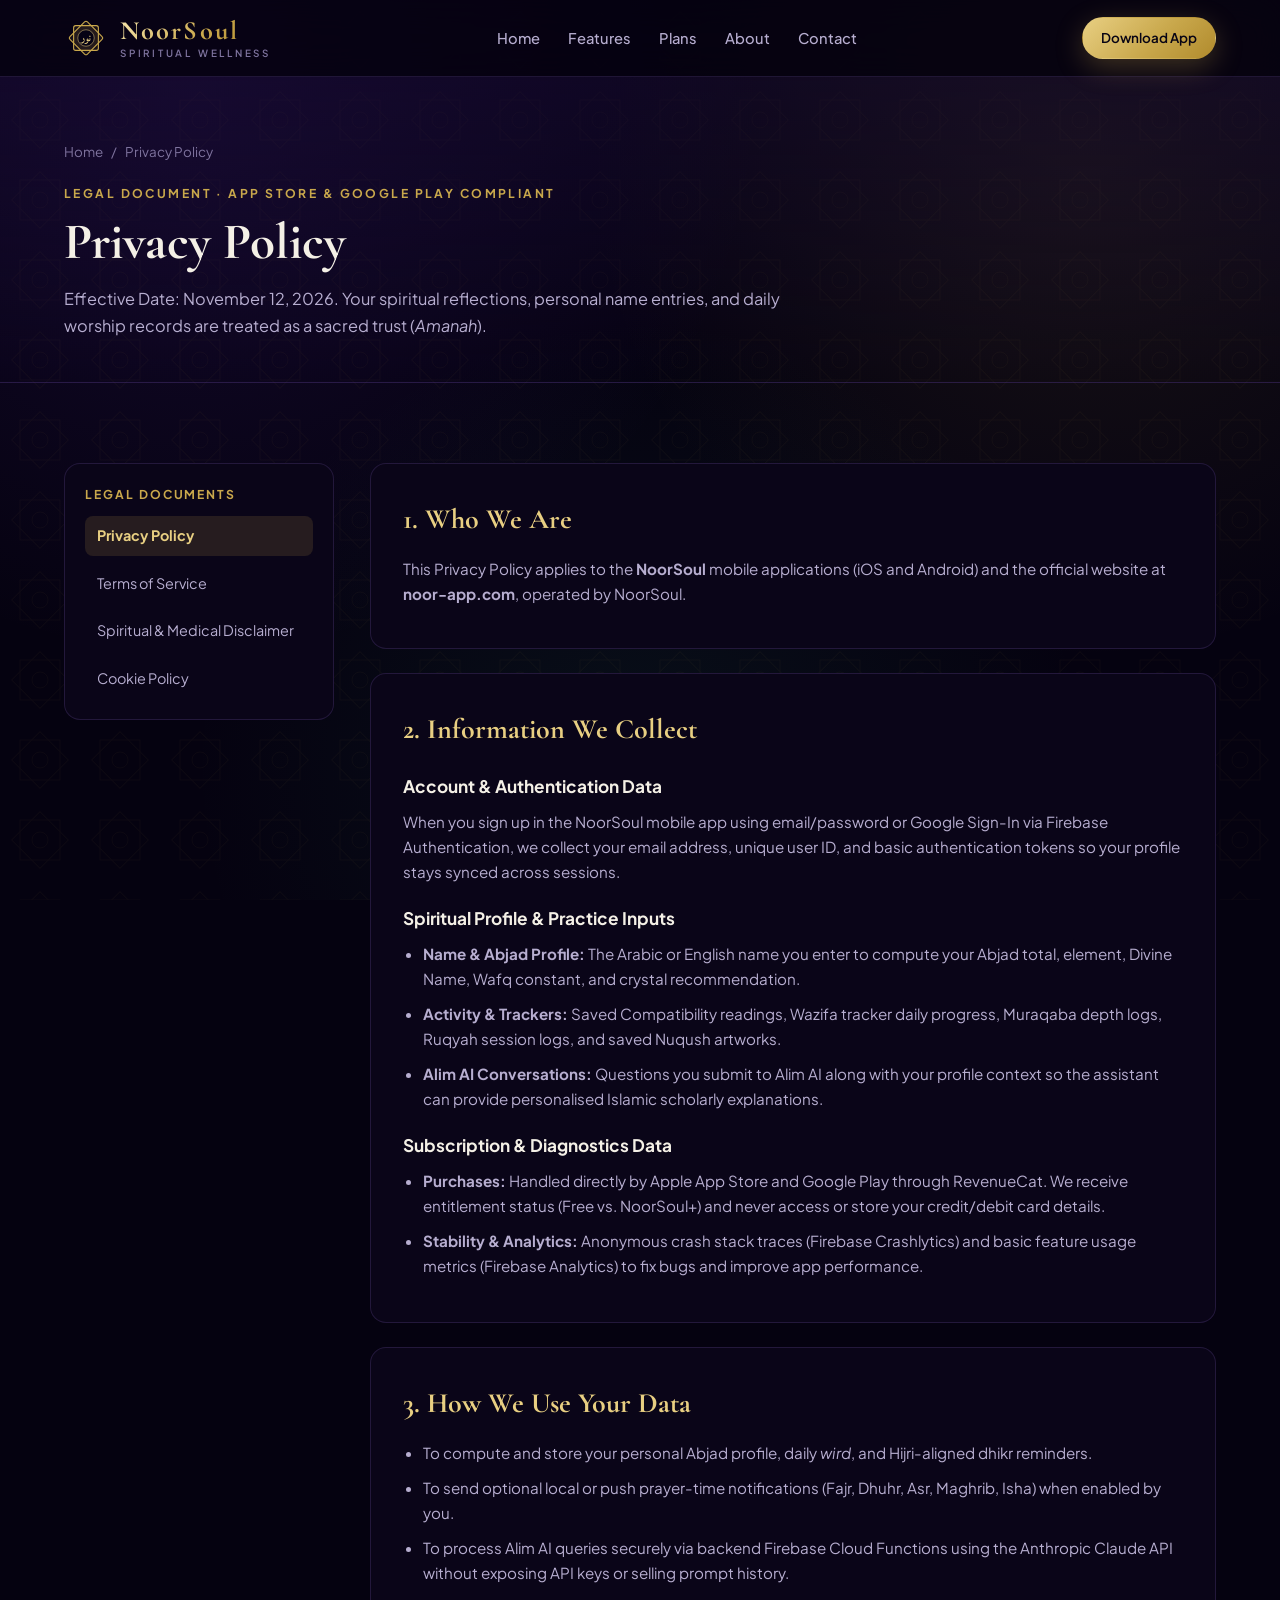
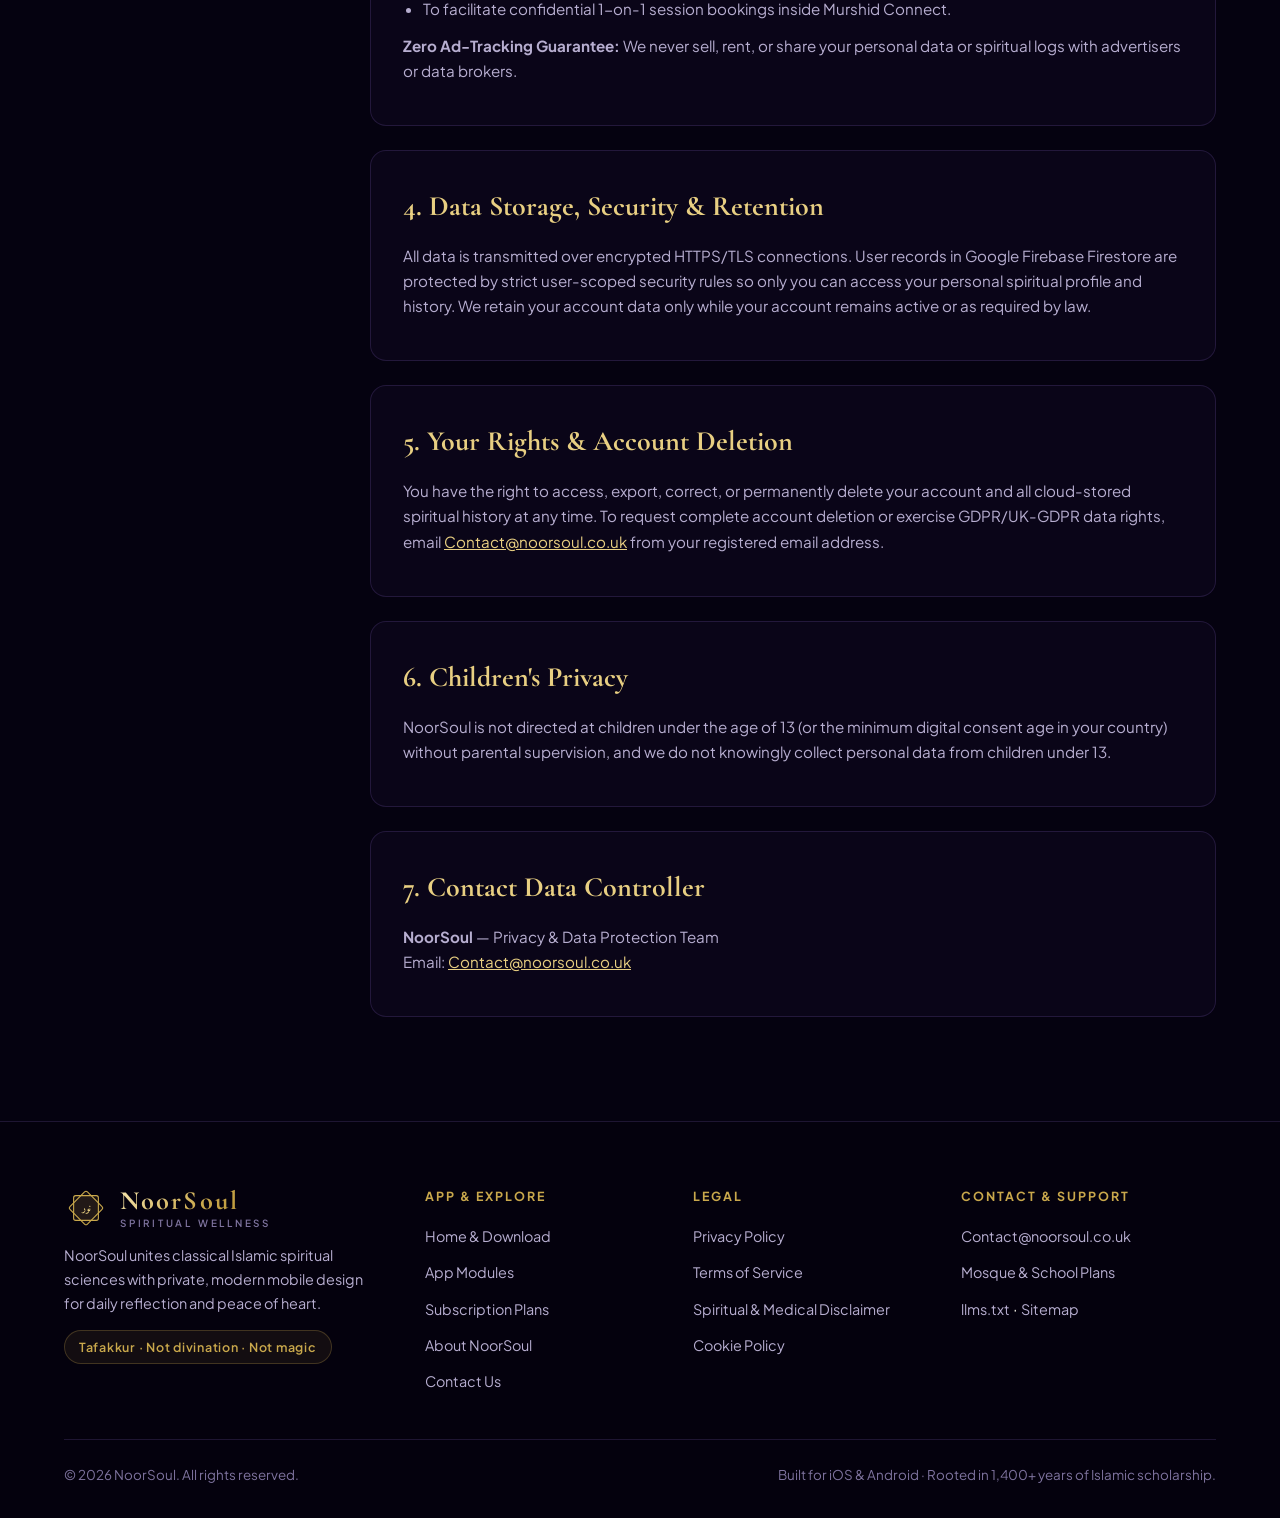
<file: privacy-policy.html>
<!DOCTYPE html>
<html lang="en" dir="ltr">
<head>
  <meta charset="UTF-8">
  <meta name="viewport" content="width=device-width, initial-scale=1.0">
  <title>Privacy Policy — NoorSoul Islamic Wellness App</title>
  <meta name="description" content="Official Privacy Policy for the NoorSoul iOS &amp; Android app and website. Learn how we protect your Abjad profile, dhikr logs, Alim AI chats, and account data.">
  <meta name="robots" content="index, follow, max-image-preview:large, max-snippet:-1, max-video-preview:-1">
  <meta name="theme-color" content="#050210">
  <link rel="canonical" href="https://noor-app.com/privacy-policy.html">
  <link rel="icon" type="image/svg+xml" href="favicon.svg">
  <link rel="manifest" href="site.webmanifest">

  <meta property="og:type" content="website">
  <meta property="og:site_name" content="NoorSoul">
  <meta property="og:title" content="Privacy Policy — NoorSoul App">
  <meta property="og:description" content="How NoorSoul protects your spiritual reflections, name entries, dhikr logs, and private account data.">
  <meta property="og:url" content="https://noor-app.com/privacy-policy.html">
  <meta property="og:locale" content="en_GB">
  <meta name="twitter:card" content="summary">

  <link rel="preconnect" href="https://fonts.googleapis.com">
  <link rel="preconnect" href="https://fonts.gstatic.com" crossorigin>
  <link href="https://fonts.googleapis.com/css2?family=Amiri:wght@400;700&family=Cormorant+Garamond:wght@600;700&family=Plus+Jakarta+Sans:wght@400;500;600;700;800&display=swap" rel="stylesheet">
  <link rel="stylesheet" href="assets/css/styles.css">

  <script type="application/ld+json">
  {
    "@context": "https://schema.org",
    "@graph": [
      {
        "@type": "WebPage",
        "@id": "https://noor-app.com/privacy-policy.html#webpage",
        "url": "https://noor-app.com/privacy-policy.html",
        "name": "Privacy Policy — NoorSoul App",
        "description": "Official Privacy Policy for NoorSoul mobile app and website."
      },
      {
        "@type": "BreadcrumbList",
        "itemListElement": [
          { "@type": "ListItem", "position": 1, "name": "Home", "item": "https://noor-app.com/" },
          { "@type": "ListItem", "position": 2, "name": "Privacy Policy", "item": "https://noor-app.com/privacy-policy.html" }
        ]
      }
    ]
  }
  </script>
</head>
<body>
  <div class="bg-pattern" aria-hidden="true"></div>
  <a class="skip-link" href="#main-content">Skip to main content</a>

  
  <header class="site-header">
    <div class="container nav-inner">
      <a href="index.html" class="brand-logo" aria-label="NoorSoul Home">
        <span class="brand-mark" aria-hidden="true">
          <svg viewBox="0 0 64 64" width="44" height="44">
            <rect x="14" y="14" width="36" height="36" rx="3" fill="rgba(201,168,76,0.08)" stroke="#c9a84c" stroke-width="1.6"/>
            <rect x="14" y="14" width="36" height="36" rx="3" fill="rgba(201,168,76,0.08)" stroke="#c9a84c" stroke-width="1.6" transform="rotate(45 32 32)"/>
            <circle cx="32" cy="32" r="12" fill="#060314" stroke="#e8cf82" stroke-opacity="0.6" stroke-width="1.2"/>
            <text x="32" y="37" text-anchor="middle" font-family="Amiri, Georgia, serif" font-size="15" font-weight="700" fill="#e8cf82">نور</text>
          </svg>
        </span>
        <span class="brand-text-wrap">
          <span class="brand-wordmark">NoorSoul</span>
          <span class="brand-sub">Spiritual Wellness</span>
        </span>
      </a>

      <nav aria-label="Primary Navigation">
        <ul class="nav-links">
          <li><a href="index.html">Home</a></li>
          <li><a href="index.html#features">Features</a></li>
          <li><a href="index.html#pricing">Plans</a></li>
          <li><a href="about.html">About</a></li>
          <li><a href="contact.html">Contact</a></li>
        </ul>
      </nav>

      <div class="nav-actions">
        <a href="index.html#download" class="btn btn-primary btn-sm" data-download-trigger="iOS &amp; Android">Download App</a>
        <button class="menu-toggle" id="menu-toggle" aria-label="Toggle navigation menu" aria-expanded="false" aria-controls="mobile-nav">
          <svg width="22" height="22" viewBox="0 0 24 24" fill="none" stroke="currentColor" stroke-width="2" stroke-linecap="round">
            <line x1="3" y1="6" x2="21" y2="6"></line>
            <line x1="3" y1="12" x2="21" y2="12"></line>
            <line x1="3" y1="18" x2="21" y2="18"></line>
          </svg>
        </button>
      </div>
    </div>

    <div class="mobile-nav" id="mobile-nav">
      <ul>
        <li><a href="index.html">Home</a></li>
        <li><a href="index.html#features">App Features</a></li>
        <li><a href="index.html#pricing">Subscription Plans</a></li>
        <li><a href="about.html">About NoorSoul</a></li>
        <li><a href="contact.html">Contact &amp; Support</a></li>
        <li><a href="privacy-policy.html" class="active">Privacy Policy</a></li>
        <li><a href="terms-of-service.html">Terms of Service</a></li>
      </ul>
      <a href="index.html#download" class="btn btn-primary" style="width:100%;" data-download-trigger="iOS &amp; Android">Download NoorSoul App</a>
    </div>
  </header>

  <main id="main-content">
    <section class="page-hero">
      <div class="container">
        <nav class="breadcrumb" aria-label="Breadcrumb">
          <a href="index.html">Home</a> <span>/</span> <span aria-current="page">Privacy Policy</span>
        </nav>
        <span class="section-kicker">Legal Document · App Store &amp; Google Play Compliant</span>
        <h1 class="page-title">Privacy Policy</h1>
        <p class="section-desc" style="max-width:740px;">
          Effective Date: November 12, 2026. Your spiritual reflections, personal name entries, and daily worship records are treated as a sacred trust (<em>Amanah</em>).
        </p>
      </div>
    </section>

    <section class="section">
      <div class="container legal-layout">
        <aside class="legal-nav" aria-label="Legal Documents">
          <h2>Legal Documents</h2>
          <ul>
            <li><a href="privacy-policy.html" style="background:var(--gold-soft);color:var(--gold-light);font-weight:700;">Privacy Policy</a></li>
            <li><a href="terms-of-service.html">Terms of Service</a></li>
            <li><a href="disclaimer.html">Spiritual &amp; Medical Disclaimer</a></li>
            <li><a href="cookie-policy.html">Cookie Policy</a></li>
                      </ul>
        </aside>

        <article class="legal-article">
          <section>
            <h2>1. Who We Are</h2>
            <p>
              This Privacy Policy applies to the <strong>NoorSoul</strong> mobile applications (iOS and Android) and the official website at <strong>noor-app.com</strong>, operated by NoorSoul.
            </p>
          </section>

          <section>
            <h2>2. Information We Collect</h2>
            <h3>Account &amp; Authentication Data</h3>
            <p>When you sign up in the NoorSoul mobile app using email/password or Google Sign-In via Firebase Authentication, we collect your email address, unique user ID, and basic authentication tokens so your profile stays synced across sessions.</p>
            <h3>Spiritual Profile &amp; Practice Inputs</h3>
            <ul>
              <li><strong>Name &amp; Abjad Profile:</strong> The Arabic or English name you enter to compute your Abjad total, element, Divine Name, Wafq constant, and crystal recommendation.</li>
              <li><strong>Activity &amp; Trackers:</strong> Saved Compatibility readings, Wazifa tracker daily progress, Muraqaba depth logs, Ruqyah session logs, and saved Nuqush artworks.</li>
              <li><strong>Alim AI Conversations:</strong> Questions you submit to Alim AI along with your profile context so the assistant can provide personalised Islamic scholarly explanations.</li>
            </ul>
            <h3>Subscription &amp; Diagnostics Data</h3>
            <ul>
              <li><strong>Purchases:</strong> Handled directly by Apple App Store and Google Play through RevenueCat. We receive entitlement status (Free vs. NoorSoul+) and never access or store your credit/debit card details.</li>
              <li><strong>Stability &amp; Analytics:</strong> Anonymous crash stack traces (Firebase Crashlytics) and basic feature usage metrics (Firebase Analytics) to fix bugs and improve app performance.</li>
            </ul>
          </section>

          <section>
            <h2>3. How We Use Your Data</h2>
            <ul>
              <li>To compute and store your personal Abjad profile, daily <em>wird</em>, and Hijri-aligned dhikr reminders.</li>
              <li>To send optional local or push prayer-time notifications (Fajr, Dhuhr, Asr, Maghrib, Isha) when enabled by you.</li>
              <li>To process Alim AI queries securely via backend Firebase Cloud Functions using the Anthropic Claude API without exposing API keys or selling prompt history.</li>
              <li>To facilitate confidential 1-on-1 session bookings inside Murshid Connect.</li>
            </ul>
            <p><strong>Zero Ad-Tracking Guarantee:</strong> We never sell, rent, or share your personal data or spiritual logs with advertisers or data brokers.</p>
          </section>

          <section>
            <h2>4. Data Storage, Security &amp; Retention</h2>
            <p>
              All data is transmitted over encrypted HTTPS/TLS connections. User records in Google Firebase Firestore are protected by strict user-scoped security rules so only you can access your personal spiritual profile and history. We retain your account data only while your account remains active or as required by law.
            </p>
          </section>

          <section>
            <h2>5. Your Rights &amp; Account Deletion</h2>
            <p>
              You have the right to access, export, correct, or permanently delete your account and all cloud-stored spiritual history at any time. To request complete account deletion or exercise GDPR/UK-GDPR data rights, email <a href="mailto:Contact@noorsoul.co.uk" style="color:var(--gold-light);text-decoration:underline;">Contact@noorsoul.co.uk</a> from your registered email address.
            </p>
          </section>

          <section>
            <h2>6. Children's Privacy</h2>
            <p>
              NoorSoul is not directed at children under the age of 13 (or the minimum digital consent age in your country) without parental supervision, and we do not knowingly collect personal data from children under 13.
            </p>
          </section>

          <section>
            <h2>7. Contact Data Controller</h2>
            <p>
              <strong>NoorSoul</strong> — Privacy &amp; Data Protection Team<br>
              Email: <a href="mailto:Contact@noorsoul.co.uk" style="color:var(--gold-light);text-decoration:underline;">Contact@noorsoul.co.uk</a>
            </p>
          </section>
        </article>
      </div>
    </section>
  </main>

  
  <!-- Footer -->
  <footer class="site-footer">
    <div class="container">
      <div class="footer-grid">
        <div>
          <a href="index.html" class="brand-logo" style="margin-bottom:14px;">
            <span class="brand-mark" aria-hidden="true">
              <svg viewBox="0 0 64 64" width="40" height="40">
                <rect x="14" y="14" width="36" height="36" rx="3" fill="rgba(201,168,76,0.08)" stroke="#c9a84c" stroke-width="1.6"/>
                <rect x="14" y="14" width="36" height="36" rx="3" fill="rgba(201,168,76,0.08)" stroke="#c9a84c" stroke-width="1.6" transform="rotate(45 32 32)"/>
                <text x="32" y="37" text-anchor="middle" font-family="Amiri, Georgia, serif" font-size="14" font-weight="700" fill="#e8cf82">نور</text>
              </svg>
            </span>
            <span class="brand-text-wrap">
              <span class="brand-wordmark">NoorSoul</span>
              <span class="brand-sub">Spiritual Wellness</span>
            </span>
          </a>
          <p style="font-size:0.9rem;color:var(--text-secondary);max-width:310px;margin-bottom:14px;">
            NoorSoul unites classical Islamic spiritual sciences with private, modern mobile design for daily reflection and peace of heart.
          </p>
          <span class="disclaimer-bar">Tafakkur · Not divination · Not magic</span>
        </div>

        <div>
          <div class="footer-heading">App &amp; Explore</div>
          <ul class="footer-links">
            <li><a href="index.html">Home &amp; Download</a></li>
            <li><a href="index.html#features">App Modules</a></li>
            <li><a href="index.html#pricing">Subscription Plans</a></li>
            <li><a href="about.html">About NoorSoul</a></li>
            <li><a href="contact.html">Contact Us</a></li>
          </ul>
        </div>

        <div>
          <div class="footer-heading">Legal</div>
          <ul class="footer-links">
            <li><a href="privacy-policy.html">Privacy Policy</a></li>
            <li><a href="terms-of-service.html">Terms of Service</a></li>
            <li><a href="disclaimer.html">Spiritual &amp; Medical Disclaimer</a></li>
            <li><a href="cookie-policy.html">Cookie Policy</a></li>
          </ul>
        </div>

        <div>
          <div class="footer-heading">Contact &amp; Support</div>
          <ul class="footer-links">
            <li><a href="mailto:Contact@noorsoul.co.uk">Contact@noorsoul.co.uk</a></li>
            <li><a href="contact.html#institutional">Mosque &amp; School Plans</a></li>
            <li><a href="llms.txt">llms.txt</a> · <a href="sitemap.xml">Sitemap</a></li>
          </ul>
        </div>
      </div>

      <div class="footer-bottom">
        <div>&copy; 2026 NoorSoul. All rights reserved.</div>
        <div>Built for iOS &amp; Android · Rooted in 1,400+ years of Islamic scholarship.</div>
      </div>
    </div>
  </footer>

  <div class="modal-backdrop" id="download-modal" role="dialog" aria-modal="true" aria-labelledby="modal-title" aria-hidden="true">
    <div class="modal-card">
      <button type="button" class="modal-close" id="modal-close" aria-label="Close download modal">&times;</button>
      <span class="section-kicker" style="margin-bottom:6px;">Get the NoorSoul App</span>
      <h2 id="modal-title" class="serif" style="font-size:1.95rem;color:var(--text-primary);margin-bottom:8px;">Download for <span id="modal-platform-label" style="color:var(--gold-light);">iOS &amp; Android</span></h2>
      <p style="font-size:0.92rem;color:var(--text-secondary);margin-bottom:18px;">Enter your email below to receive the direct App Store &amp; Google Play download link.</p>
      <form id="waitlist-form" novalidate>
        <div class="form-group">
          <label class="form-label" for="waitlist-email">Your Email Address</label>
          <input type="email" id="waitlist-email" class="form-control" placeholder="you@example.com" required>
        </div>
        <button type="submit" class="btn btn-primary" style="width:100%;">Send Me the Download Link →</button>
        <div id="waitlist-status" class="form-status" role="status" aria-live="polite"></div>
      </form>
    </div>
  </div>
  <script src="assets/js/main.js" defer></script>
</body>
</html>
</file>
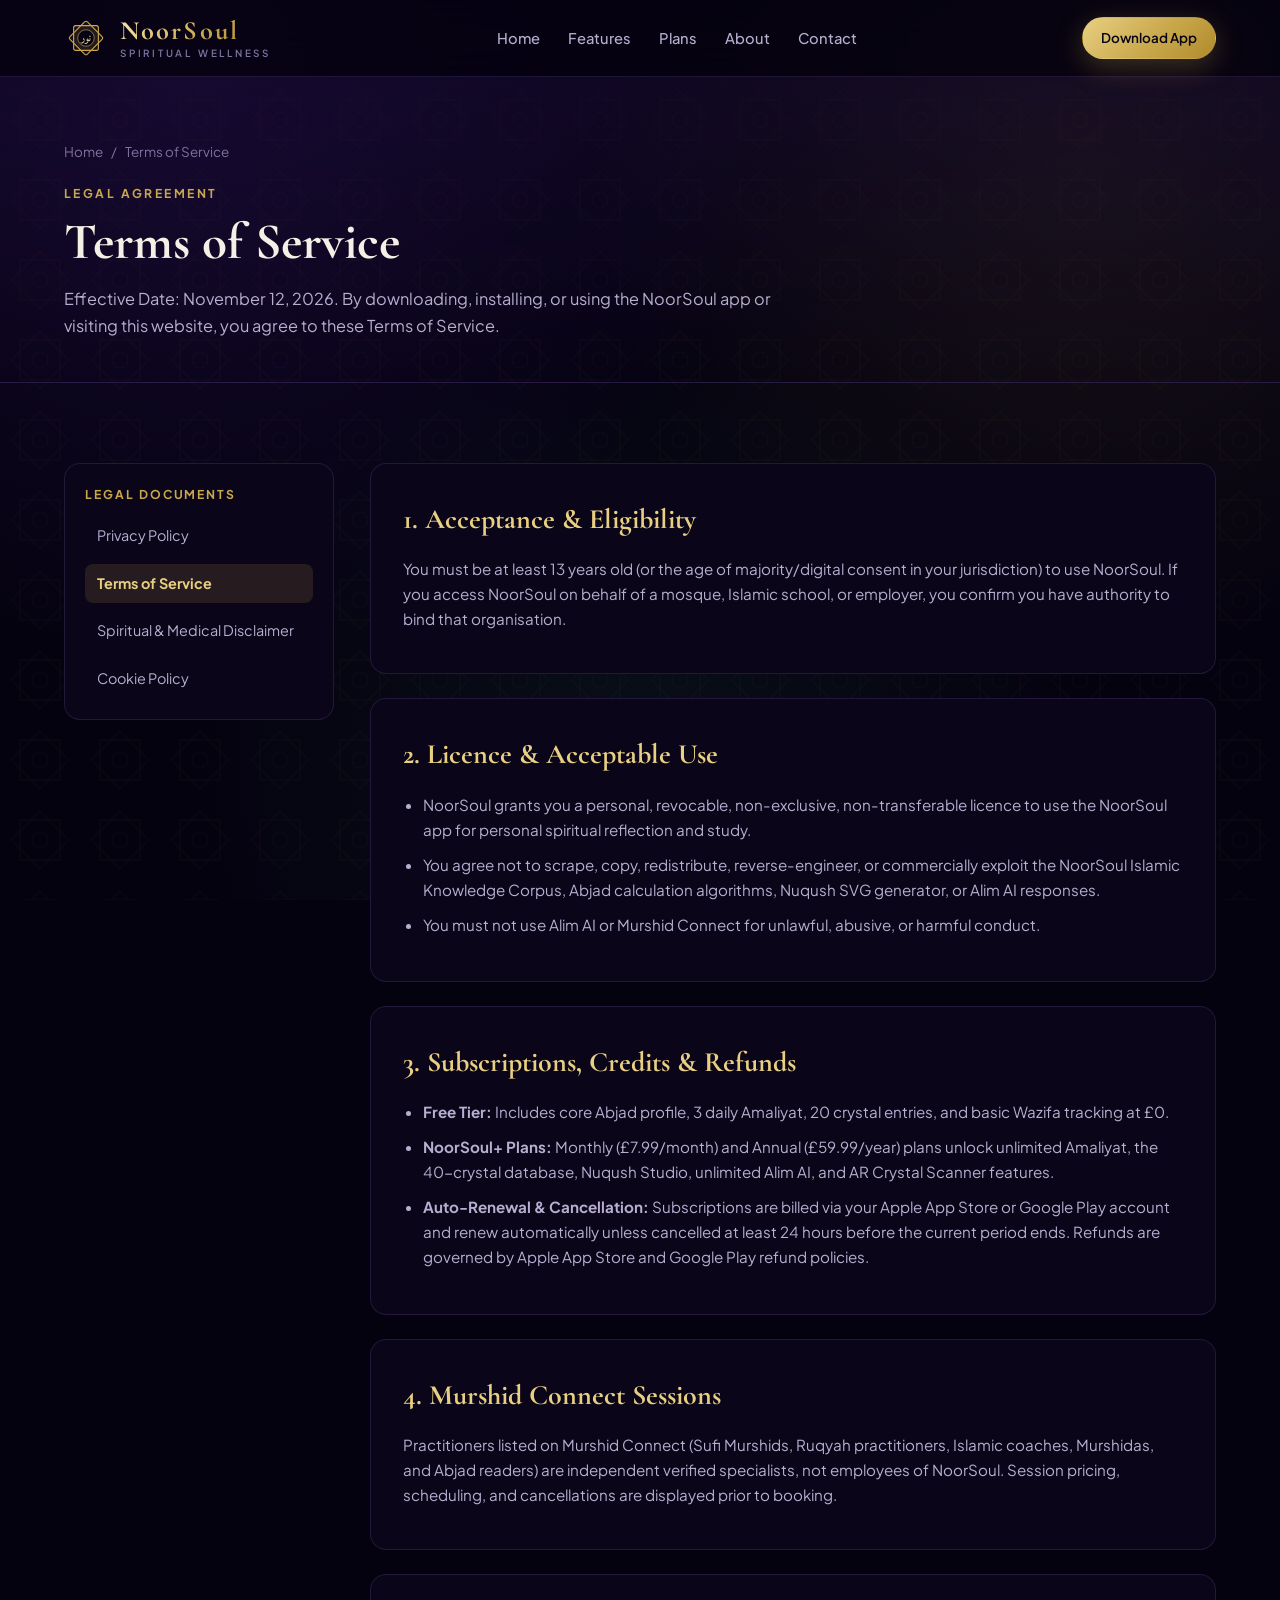
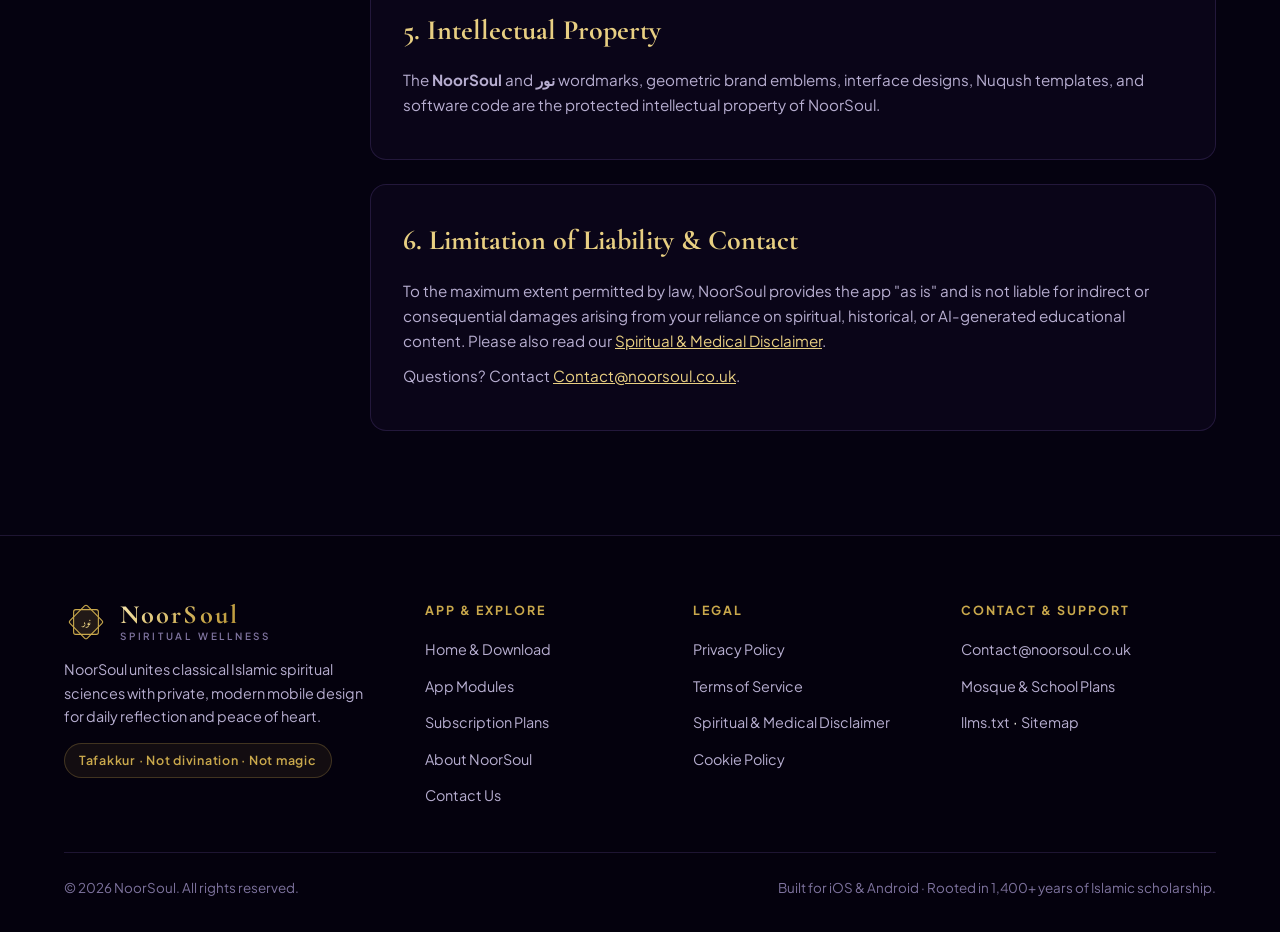
<file: terms-of-service.html>
<!DOCTYPE html>
<html lang="en" dir="ltr">
<head>
  <meta charset="UTF-8">
  <meta name="viewport" content="width=device-width, initial-scale=1.0">
  <title>Terms of Service — NoorSoul App &amp; Website</title>
  <meta name="description" content="Official Terms of Service for the NoorSoul mobile application and website, covering subscriptions, Murshid Connect, intellectual property, and acceptable use.">
  <meta name="robots" content="index, follow, max-image-preview:large, max-snippet:-1, max-video-preview:-1">
  <meta name="theme-color" content="#050210">
  <link rel="canonical" href="https://noor-app.com/terms-of-service.html">
  <link rel="icon" type="image/svg+xml" href="favicon.svg">
  <link rel="manifest" href="site.webmanifest">

  <meta property="og:type" content="website">
  <meta property="og:site_name" content="NoorSoul">
  <meta property="og:title" content="Terms of Service — NoorSoul">
  <meta property="og:description" content="Licence terms, NoorSoul+ subscription billing, Murshid Connect conditions, and intellectual property rights.">
  <meta property="og:url" content="https://noor-app.com/terms-of-service.html">
  <meta property="og:locale" content="en_GB">
  <meta name="twitter:card" content="summary">

  <link rel="preconnect" href="https://fonts.googleapis.com">
  <link rel="preconnect" href="https://fonts.gstatic.com" crossorigin>
  <link href="https://fonts.googleapis.com/css2?family=Amiri:wght@400;700&family=Cormorant+Garamond:wght@600;700&family=Plus+Jakarta+Sans:wght@400;500;600;700;800&display=swap" rel="stylesheet">
  <link rel="stylesheet" href="assets/css/styles.css">

  <script type="application/ld+json">
  {
    "@context": "https://schema.org",
    "@graph": [
      {
        "@type": "WebPage",
        "@id": "https://noor-app.com/terms-of-service.html#webpage",
        "url": "https://noor-app.com/terms-of-service.html",
        "name": "Terms of Service — NoorSoul",
        "description": "Terms and conditions governing use of the NoorSoul app and website."
      },
      {
        "@type": "BreadcrumbList",
        "itemListElement": [
          { "@type": "ListItem", "position": 1, "name": "Home", "item": "https://noor-app.com/" },
          { "@type": "ListItem", "position": 2, "name": "Terms of Service", "item": "https://noor-app.com/terms-of-service.html" }
        ]
      }
    ]
  }
  </script>
</head>
<body>
  <div class="bg-pattern" aria-hidden="true"></div>
  <a class="skip-link" href="#main-content">Skip to main content</a>

  
  <header class="site-header">
    <div class="container nav-inner">
      <a href="index.html" class="brand-logo" aria-label="NoorSoul Home">
        <span class="brand-mark" aria-hidden="true">
          <svg viewBox="0 0 64 64" width="44" height="44">
            <rect x="14" y="14" width="36" height="36" rx="3" fill="rgba(201,168,76,0.08)" stroke="#c9a84c" stroke-width="1.6"/>
            <rect x="14" y="14" width="36" height="36" rx="3" fill="rgba(201,168,76,0.08)" stroke="#c9a84c" stroke-width="1.6" transform="rotate(45 32 32)"/>
            <circle cx="32" cy="32" r="12" fill="#060314" stroke="#e8cf82" stroke-opacity="0.6" stroke-width="1.2"/>
            <text x="32" y="37" text-anchor="middle" font-family="Amiri, Georgia, serif" font-size="15" font-weight="700" fill="#e8cf82">نور</text>
          </svg>
        </span>
        <span class="brand-text-wrap">
          <span class="brand-wordmark">NoorSoul</span>
          <span class="brand-sub">Spiritual Wellness</span>
        </span>
      </a>

      <nav aria-label="Primary Navigation">
        <ul class="nav-links">
          <li><a href="index.html">Home</a></li>
          <li><a href="index.html#features">Features</a></li>
          <li><a href="index.html#pricing">Plans</a></li>
          <li><a href="about.html">About</a></li>
          <li><a href="contact.html">Contact</a></li>
        </ul>
      </nav>

      <div class="nav-actions">
        <a href="index.html#download" class="btn btn-primary btn-sm" data-download-trigger="iOS &amp; Android">Download App</a>
        <button class="menu-toggle" id="menu-toggle" aria-label="Toggle navigation menu" aria-expanded="false" aria-controls="mobile-nav">
          <svg width="22" height="22" viewBox="0 0 24 24" fill="none" stroke="currentColor" stroke-width="2" stroke-linecap="round">
            <line x1="3" y1="6" x2="21" y2="6"></line>
            <line x1="3" y1="12" x2="21" y2="12"></line>
            <line x1="3" y1="18" x2="21" y2="18"></line>
          </svg>
        </button>
      </div>
    </div>

    <div class="mobile-nav" id="mobile-nav">
      <ul>
        <li><a href="index.html">Home</a></li>
        <li><a href="index.html#features">App Features</a></li>
        <li><a href="index.html#pricing">Subscription Plans</a></li>
        <li><a href="about.html">About NoorSoul</a></li>
        <li><a href="contact.html">Contact &amp; Support</a></li>
        <li><a href="privacy-policy.html">Privacy Policy</a></li>
        <li><a href="terms-of-service.html" class="active">Terms of Service</a></li>
      </ul>
      <a href="index.html#download" class="btn btn-primary" style="width:100%;" data-download-trigger="iOS &amp; Android">Download NoorSoul App</a>
    </div>
  </header>

  <main id="main-content">
    <section class="page-hero">
      <div class="container">
        <nav class="breadcrumb" aria-label="Breadcrumb">
          <a href="index.html">Home</a> <span>/</span> <span aria-current="page">Terms of Service</span>
        </nav>
        <span class="section-kicker">Legal Agreement</span>
        <h1 class="page-title">Terms of Service</h1>
        <p class="section-desc" style="max-width:740px;">
          Effective Date: November 12, 2026. By downloading, installing, or using the NoorSoul app or visiting this website, you agree to these Terms of Service.
        </p>
      </div>
    </section>

    <section class="section">
      <div class="container legal-layout">
        <aside class="legal-nav" aria-label="Legal Documents">
          <h2>Legal Documents</h2>
          <ul>
            <li><a href="privacy-policy.html">Privacy Policy</a></li>
            <li><a href="terms-of-service.html" style="background:var(--gold-soft);color:var(--gold-light);font-weight:700;">Terms of Service</a></li>
            <li><a href="disclaimer.html">Spiritual &amp; Medical Disclaimer</a></li>
            <li><a href="cookie-policy.html">Cookie Policy</a></li>
                      </ul>
        </aside>

        <article class="legal-article">
          <section>
            <h2>1. Acceptance &amp; Eligibility</h2>
            <p>
              You must be at least 13 years old (or the age of majority/digital consent in your jurisdiction) to use NoorSoul. If you access NoorSoul on behalf of a mosque, Islamic school, or employer, you confirm you have authority to bind that organisation.
            </p>
          </section>

          <section>
            <h2>2. Licence &amp; Acceptable Use</h2>
            <ul>
              <li>NoorSoul grants you a personal, revocable, non-exclusive, non-transferable licence to use the NoorSoul app for personal spiritual reflection and study.</li>
              <li>You agree not to scrape, copy, redistribute, reverse-engineer, or commercially exploit the NoorSoul Islamic Knowledge Corpus, Abjad calculation algorithms, Nuqush SVG generator, or Alim AI responses.</li>
              <li>You must not use Alim AI or Murshid Connect for unlawful, abusive, or harmful conduct.</li>
            </ul>
          </section>

          <section>
            <h2>3. Subscriptions, Credits &amp; Refunds</h2>
            <ul>
              <li><strong>Free Tier:</strong> Includes core Abjad profile, 3 daily Amaliyat, 20 crystal entries, and basic Wazifa tracking at £0.</li>
              <li><strong>NoorSoul+ Plans:</strong> Monthly (£7.99/month) and Annual (£59.99/year) plans unlock unlimited Amaliyat, the 40-crystal database, Nuqush Studio, unlimited Alim AI, and AR Crystal Scanner features.</li>
              <li><strong>Auto-Renewal &amp; Cancellation:</strong> Subscriptions are billed via your Apple App Store or Google Play account and renew automatically unless cancelled at least 24 hours before the current period ends. Refunds are governed by Apple App Store and Google Play refund policies.</li>
            </ul>
          </section>

          <section>
            <h2>4. Murshid Connect Sessions</h2>
            <p>
              Practitioners listed on Murshid Connect (Sufi Murshids, Ruqyah practitioners, Islamic coaches, Murshidas, and Abjad readers) are independent verified specialists, not employees of NoorSoul. Session pricing, scheduling, and cancellations are displayed prior to booking.
            </p>
          </section>

          <section>
            <h2>5. Intellectual Property</h2>
            <p>
              The <strong>NoorSoul</strong> and <strong>نور</strong> wordmarks, geometric brand emblems, interface designs, Nuqush templates, and software code are the protected intellectual property of NoorSoul.
            </p>
          </section>

          <section>
            <h2>6. Limitation of Liability &amp; Contact</h2>
            <p>
              To the maximum extent permitted by law, NoorSoul provides the app "as is" and is not liable for indirect or consequential damages arising from your reliance on spiritual, historical, or AI-generated educational content. Please also read our <a href="disclaimer.html" style="color:var(--gold-light);text-decoration:underline;">Spiritual &amp; Medical Disclaimer</a>.
            </p>
            <p>
              Questions? Contact <a href="mailto:Contact@noorsoul.co.uk" style="color:var(--gold-light);text-decoration:underline;">Contact@noorsoul.co.uk</a>.
            </p>
          </section>
        </article>
      </div>
    </section>
  </main>

  
  <!-- Footer -->
  <footer class="site-footer">
    <div class="container">
      <div class="footer-grid">
        <div>
          <a href="index.html" class="brand-logo" style="margin-bottom:14px;">
            <span class="brand-mark" aria-hidden="true">
              <svg viewBox="0 0 64 64" width="40" height="40">
                <rect x="14" y="14" width="36" height="36" rx="3" fill="rgba(201,168,76,0.08)" stroke="#c9a84c" stroke-width="1.6"/>
                <rect x="14" y="14" width="36" height="36" rx="3" fill="rgba(201,168,76,0.08)" stroke="#c9a84c" stroke-width="1.6" transform="rotate(45 32 32)"/>
                <text x="32" y="37" text-anchor="middle" font-family="Amiri, Georgia, serif" font-size="14" font-weight="700" fill="#e8cf82">نور</text>
              </svg>
            </span>
            <span class="brand-text-wrap">
              <span class="brand-wordmark">NoorSoul</span>
              <span class="brand-sub">Spiritual Wellness</span>
            </span>
          </a>
          <p style="font-size:0.9rem;color:var(--text-secondary);max-width:310px;margin-bottom:14px;">
            NoorSoul unites classical Islamic spiritual sciences with private, modern mobile design for daily reflection and peace of heart.
          </p>
          <span class="disclaimer-bar">Tafakkur · Not divination · Not magic</span>
        </div>

        <div>
          <div class="footer-heading">App &amp; Explore</div>
          <ul class="footer-links">
            <li><a href="index.html">Home &amp; Download</a></li>
            <li><a href="index.html#features">App Modules</a></li>
            <li><a href="index.html#pricing">Subscription Plans</a></li>
            <li><a href="about.html">About NoorSoul</a></li>
            <li><a href="contact.html">Contact Us</a></li>
          </ul>
        </div>

        <div>
          <div class="footer-heading">Legal</div>
          <ul class="footer-links">
            <li><a href="privacy-policy.html">Privacy Policy</a></li>
            <li><a href="terms-of-service.html">Terms of Service</a></li>
            <li><a href="disclaimer.html">Spiritual &amp; Medical Disclaimer</a></li>
            <li><a href="cookie-policy.html">Cookie Policy</a></li>
          </ul>
        </div>

        <div>
          <div class="footer-heading">Contact &amp; Support</div>
          <ul class="footer-links">
            <li><a href="mailto:Contact@noorsoul.co.uk">Contact@noorsoul.co.uk</a></li>
            <li><a href="contact.html#institutional">Mosque &amp; School Plans</a></li>
            <li><a href="llms.txt">llms.txt</a> · <a href="sitemap.xml">Sitemap</a></li>
          </ul>
        </div>
      </div>

      <div class="footer-bottom">
        <div>&copy; 2026 NoorSoul. All rights reserved.</div>
        <div>Built for iOS &amp; Android · Rooted in 1,400+ years of Islamic scholarship.</div>
      </div>
    </div>
  </footer>

  <div class="modal-backdrop" id="download-modal" role="dialog" aria-modal="true" aria-labelledby="modal-title" aria-hidden="true">
    <div class="modal-card">
      <button type="button" class="modal-close" id="modal-close" aria-label="Close download modal">&times;</button>
      <span class="section-kicker" style="margin-bottom:6px;">Get the NoorSoul App</span>
      <h2 id="modal-title" class="serif" style="font-size:1.95rem;color:var(--text-primary);margin-bottom:8px;">Download for <span id="modal-platform-label" style="color:var(--gold-light);">iOS &amp; Android</span></h2>
      <p style="font-size:0.92rem;color:var(--text-secondary);margin-bottom:18px;">Enter your email below to receive the direct App Store &amp; Google Play download link.</p>
      <form id="waitlist-form" novalidate>
        <div class="form-group">
          <label class="form-label" for="waitlist-email">Your Email Address</label>
          <input type="email" id="waitlist-email" class="form-control" placeholder="you@example.com" required>
        </div>
        <button type="submit" class="btn btn-primary" style="width:100%;">Send Me the Download Link →</button>
        <div id="waitlist-status" class="form-status" role="status" aria-live="polite"></div>
      </form>
    </div>
  </div>
  <script src="assets/js/main.js" defer></script>
</body>
</html>
</file>
<file: assets/css/styles.css>
/* ==========================================================================
   NoorSoul — Static Download Website Stylesheet
   Cosmic Indigo + Luminous Gold + Emerald Islamic Geometric Aesthetic
   ========================================================================== */

:root {
  --bg-deep: #050210;
  --bg-surface: #0a0518;
  --bg-elevated: #110927;
  --bg-glass: rgba(12, 6, 28, 0.78);
  --border-subtle: rgba(122, 92, 184, 0.22);
  --border-gold: rgba(201, 168, 76, 0.35);
  --border-emerald: rgba(46, 168, 126, 0.35);

  --gold: #c9a84c;
  --gold-light: #e8cf82;
  --gold-soft: rgba(201, 168, 76, 0.14);
  --emerald: #2ea87e;
  --emerald-soft: rgba(46, 168, 126, 0.14);
  --sapphire: #5a9ad4;
  --sapphire-soft: rgba(90, 154, 212, 0.14);
  --amber: #e87830;
  --violet: #a87ee8;

  --text-primary: #f4f0e6;
  --text-secondary: #b7aed0;
  --text-muted: #7e739e;

  --font-sans: 'Plus Jakarta Sans', -apple-system, BlinkMacSystemFont, 'Segoe UI', Roboto, sans-serif;
  --font-serif: 'Cormorant Garamond', Georgia, serif;
  --font-arabic: 'Amiri', 'Traditional Arabic', Georgia, serif;

  --radius-sm: 10px;
  --radius-md: 16px;
  --radius-lg: 24px;
  --radius-pill: 999px;

  --shadow-glow: 0 20px 60px rgba(0, 0, 0, 0.65), 0 0 40px rgba(201, 168, 76, 0.08);
  --container: 1200px;
  --transition: 0.25s cubic-bezier(0.22, 1, 0.36, 1);
}

*, *::before, *::after {
  box-sizing: border-box;
  margin: 0;
  padding: 0;
}

html {
  scroll-behavior: smooth;
  font-size: 16px;
  -webkit-text-size-adjust: 100%;
}

body {
  background-color: var(--bg-deep);
  color: var(--text-primary);
  font-family: var(--font-sans);
  line-height: 1.65;
  overflow-x: hidden;
  min-height: 100vh;
  background-image:
    radial-gradient(circle at 15% 10%, rgba(124, 58, 237, 0.13) 0%, transparent 42%),
    radial-gradient(circle at 85% 18%, rgba(201, 168, 76, 0.1) 0%, transparent 38%),
    radial-gradient(circle at 50% 85%, rgba(46, 168, 126, 0.08) 0%, transparent 45%);
  background-attachment: fixed;
}

/* Subtle Islamic Star Pattern Overlay */
.bg-pattern {
  position: fixed;
  inset: 0;
  pointer-events: none;
  z-index: -1;
  opacity: 0.045;
  background-image: url("data:image/svg+xml,%3Csvg width='80' height='80' viewBox='0 0 80 80' xmlns='http://www.w3.org/2000/svg'%3E%3Cg fill='none' stroke='%23c9a84c' stroke-width='1'%3E%3Crect x='20' y='20' width='40' height='40'/%3E%3Crect x='20' y='20' width='40' height='40' transform='rotate(45 40 40)'/%3E%3Ccircle cx='40' cy='40' r='8'/%3E%3C/g%3E%3C/svg%3E");
}

a {
  color: inherit;
  text-decoration: none;
  transition: color var(--transition);
}

img, svg {
  display: block;
  max-width: 100%;
}

button, input, textarea, select {
  font-family: inherit;
}

.sr-only {
  position: absolute;
  width: 1px;
  height: 1px;
  padding: 0;
  margin: -1px;
  overflow: hidden;
  clip: rect(0, 0, 0, 0);
  white-space: nowrap;
  border: 0;
}

.skip-link {
  position: absolute;
  top: -100px;
  left: 16px;
  background: var(--gold);
  color: var(--bg-deep);
  padding: 10px 18px;
  border-radius: var(--radius-sm);
  font-weight: 700;
  z-index: 9999;
}
.skip-link:focus {
  top: 16px;
}

.container {
  width: 100%;
  max-width: var(--container);
  margin: 0 auto;
  padding: 0 24px;
}

.arabic {
  font-family: var(--font-arabic);
  direction: rtl;
  unicode-bidi: isolate;
}

.serif {
  font-family: var(--font-serif);
}

/* ==========================================================================
   Text Logo "NoorSoul"
   ========================================================================== */
.brand-logo {
  display: inline-flex;
  align-items: center;
  gap: 12px;
  text-decoration: none;
}

.brand-mark {
  width: 44px;
  height: 44px;
  position: relative;
  display: flex;
  align-items: center;
  justify-content: center;
  flex-shrink: 0;
}

.brand-mark svg {
  width: 44px;
  height: 44px;
}

.brand-text-wrap {
  display: flex;
  flex-direction: column;
  line-height: 1.05;
}

.brand-wordmark {
  font-family: var(--font-serif);
  font-size: 1.65rem;
  font-weight: 700;
  letter-spacing: 0.08em;
  background: linear-gradient(135deg, #f7e6ad 0%, #c9a84c 55%, #b18b2d 100%);
  -webkit-background-clip: text;
  background-clip: text;
  color: transparent;
}

.brand-sub {
  font-size: 0.62rem;
  letter-spacing: 0.28em;
  text-transform: uppercase;
  color: var(--text-muted);
  font-weight: 600;
  margin-top: 2px;
}

/* ==========================================================================
   Header & Navigation
   ========================================================================== */
.site-header {
  position: sticky;
  top: 0;
  z-index: 1000;
  background: rgba(5, 2, 16, 0.82);
  backdrop-filter: blur(18px);
  -webkit-backdrop-filter: blur(18px);
  border-bottom: 1px solid var(--border-subtle);
}

.nav-inner {
  display: flex;
  align-items: center;
  justify-content: space-between;
  height: 76px;
  gap: 20px;
}

.nav-links {
  display: flex;
  align-items: center;
  gap: 28px;
  list-style: none;
}

.nav-links a {
  font-size: 0.92rem;
  font-weight: 500;
  color: var(--text-secondary);
  position: relative;
  padding: 6px 0;
}

.nav-links a::after {
  content: "";
  position: absolute;
  left: 0;
  bottom: 0;
  width: 0;
  height: 2px;
  background: linear-gradient(90deg, var(--gold), var(--gold-light));
  transition: width var(--transition);
  border-radius: 2px;
}

.nav-links a:hover,
.nav-links a.active {
  color: var(--gold-light);
}

.nav-links a:hover::after,
.nav-links a.active::after {
  width: 100%;
}

.nav-actions {
  display: flex;
  align-items: center;
  gap: 12px;
}

.btn {
  display: inline-flex;
  align-items: center;
  justify-content: center;
  gap: 10px;
  padding: 12px 24px;
  border-radius: var(--radius-pill);
  font-size: 0.92rem;
  font-weight: 600;
  cursor: pointer;
  border: 1px solid transparent;
  transition: transform var(--transition), box-shadow var(--transition), background var(--transition), border-color var(--transition);
  white-space: nowrap;
}

.btn:hover {
  transform: translateY(-2px);
}

.btn-primary {
  background: linear-gradient(135deg, #e8cf82 0%, #c9a84c 55%, #b18b2d 100%);
  color: #080414;
  box-shadow: 0 8px 28px rgba(201, 168, 76, 0.28);
}

.btn-primary:hover {
  box-shadow: 0 12px 36px rgba(201, 168, 76, 0.42);
}

.btn-outline {
  background: rgba(255, 255, 255, 0.03);
  border-color: var(--border-gold);
  color: var(--gold-light);
}

.btn-outline:hover {
  background: var(--gold-soft);
  border-color: var(--gold);
}

.btn-emerald {
  background: linear-gradient(135deg, #38c493 0%, #2ea87e 100%);
  color: #04140e;
  box-shadow: 0 8px 24px rgba(46, 168, 126, 0.25);
}

.btn-sm {
  padding: 9px 18px;
  font-size: 0.84rem;
}

.menu-toggle {
  display: none;
  background: rgba(255, 255, 255, 0.04);
  border: 1px solid var(--border-subtle);
  color: var(--text-primary);
  width: 44px;
  height: 44px;
  border-radius: 12px;
  cursor: pointer;
  align-items: center;
  justify-content: center;
}

/* Mobile Drawer */
.mobile-nav {
  display: none;
  position: fixed;
  top: 76px;
  left: 0;
  right: 0;
  background: rgba(8, 4, 22, 0.98);
  backdrop-filter: blur(20px);
  border-bottom: 1px solid var(--border-gold);
  padding: 24px;
  z-index: 999;
}

.mobile-nav.open {
  display: block;
}

.mobile-nav ul {
  list-style: none;
  display: flex;
  flex-direction: column;
  gap: 14px;
  margin-bottom: 20px;
}

.mobile-nav a {
  display: block;
  padding: 10px 12px;
  border-radius: 10px;
  font-size: 1rem;
  color: var(--text-secondary);
}

.mobile-nav a.active,
.mobile-nav a:hover {
  background: var(--gold-soft);
  color: var(--gold-light);
}

/* ==========================================================================
   Store Download Badges
   ========================================================================== */
.store-buttons {
  display: flex;
  flex-wrap: wrap;
  gap: 14px;
  align-items: center;
}

.store-btn {
  display: inline-flex;
  align-items: center;
  gap: 12px;
  padding: 12px 22px;
  border-radius: 14px;
  background: linear-gradient(145deg, #160c32, #0b051c);
  border: 1px solid var(--border-gold);
  color: var(--text-primary);
  cursor: pointer;
  transition: all var(--transition);
  box-shadow: 0 10px 30px rgba(0, 0, 0, 0.45);
}

.store-btn:hover {
  transform: translateY(-3px);
  border-color: var(--gold-light);
  box-shadow: 0 14px 36px rgba(201, 168, 76, 0.22);
}

.store-btn-primary {
  background: linear-gradient(135deg, #e8cf82 0%, #c9a84c 60%, #b18b2d 100%);
  color: #070312;
  border-color: transparent;
}

.store-btn-primary .store-kicker {
  color: rgba(7, 3, 18, 0.78);
}

.store-icon {
  width: 26px;
  height: 26px;
  flex-shrink: 0;
}

.store-text {
  display: flex;
  flex-direction: column;
  text-align: left;
  line-height: 1.15;
}

.store-kicker {
  font-size: 0.68rem;
  text-transform: uppercase;
  letter-spacing: 0.08em;
  color: var(--text-secondary);
}

.store-name {
  font-size: 1.02rem;
  font-weight: 700;
}

/* ==========================================================================
   Hero Section
   ========================================================================== */
.hero {
  padding: 64px 0 80px;
  position: relative;
}

.hero-grid {
  display: grid;
  grid-template-columns: 1.12fr 0.88fr;
  gap: 48px;
  align-items: center;
}

.eyebrow {
  display: inline-flex;
  align-items: center;
  gap: 8px;
  padding: 7px 16px;
  border-radius: var(--radius-pill);
  background: var(--gold-soft);
  border: 1px solid var(--border-gold);
  color: var(--gold-light);
  font-size: 0.78rem;
  font-weight: 600;
  letter-spacing: 0.08em;
  text-transform: uppercase;
  margin-bottom: 20px;
}

.hero-title {
  font-family: var(--font-serif);
  font-size: clamp(2.45rem, 4.8vw, 3.85rem);
  font-weight: 700;
  line-height: 1.1;
  margin-bottom: 20px;
  letter-spacing: -0.01em;
}

.hero-title .accent {
  background: linear-gradient(135deg, #f7e6ad 0%, #c9a84c 60%, #e8cf82 100%);
  -webkit-background-clip: text;
  background-clip: text;
  color: transparent;
}

.hero-subtitle {
  font-size: 1.08rem;
  color: var(--text-secondary);
  max-width: 580px;
  margin-bottom: 28px;
}

.hero-meta-pills {
  display: flex;
  flex-wrap: wrap;
  gap: 10px;
  margin-top: 24px;
}

.meta-pill {
  display: inline-flex;
  align-items: center;
  gap: 6px;
  padding: 6px 13px;
  border-radius: var(--radius-pill);
  background: rgba(255, 255, 255, 0.03);
  border: 1px solid var(--border-subtle);
  font-size: 0.8rem;
  color: var(--text-secondary);
}

.meta-pill strong {
  color: var(--gold-light);
}

/* ==========================================================================
   Interactive Phone Mockup (App Showcase)
   ========================================================================== */
.phone-stage {
  position: relative;
  display: flex;
  justify-content: center;
}

.phone-glow {
  position: absolute;
  width: 340px;
  height: 340px;
  border-radius: 50%;
  background: radial-gradient(circle, rgba(201, 168, 76, 0.22) 0%, rgba(124, 58, 237, 0.14) 45%, transparent 72%);
  filter: blur(28px);
  top: 50%;
  left: 50%;
  transform: translate(-50%, -50%);
  z-index: 0;
}

.phone-frame {
  position: relative;
  z-index: 1;
  width: 100%;
  max-width: 370px;
  background: linear-gradient(160deg, #1b1038 0%, #090418 55%, #050210 100%);
  border: 2px solid rgba(201, 168, 76, 0.42);
  border-radius: 38px;
  padding: 14px;
  box-shadow: 0 30px 80px rgba(0, 0, 0, 0.78), inset 0 0 0 1px rgba(255, 255, 255, 0.05);
}

.phone-notch {
  width: 110px;
  height: 22px;
  background: #04010c;
  border-radius: 0 0 14px 14px;
  margin: -14px auto 12px;
  border: 1px solid rgba(255, 255, 255, 0.06);
  border-top: none;
}

.phone-screen {
  background: #060314;
  border-radius: 26px;
  padding: 18px;
  border: 1px solid rgba(122, 92, 184, 0.2);
}

.phone-top {
  display: flex;
  align-items: center;
  justify-content: space-between;
  margin-bottom: 14px;
}

.phone-brand {
  display: flex;
  align-items: center;
  gap: 8px;
  font-size: 0.85rem;
  font-weight: 700;
  letter-spacing: 0.12em;
  color: var(--gold-light);
}

.phone-pill {
  font-size: 0.68rem;
  padding: 4px 10px;
  border-radius: var(--radius-pill);
  background: var(--emerald-soft);
  color: #5ee6b5;
  border: 1px solid var(--border-emerald);
}

.abjad-try-box {
  background: #0c0720;
  border: 1px solid var(--border-gold);
  border-radius: 14px;
  padding: 12px;
  margin-bottom: 14px;
}

.abjad-try-label {
  display: block;
  font-size: 0.68rem;
  letter-spacing: 0.14em;
  text-transform: uppercase;
  color: var(--gold);
  margin-bottom: 8px;
}

.abjad-try-row {
  display: flex;
  gap: 8px;
}

.abjad-try-input {
  flex: 1;
  min-width: 0;
  background: #050210;
  border: 1px solid rgba(201, 168, 76, 0.3);
  border-radius: 10px;
  padding: 8px 12px;
  color: var(--text-primary);
  font-size: 0.92rem;
  outline: none;
}

.abjad-try-input:focus {
  border-color: var(--gold-light);
}

.abjad-try-btn {
  padding: 8px 14px;
  background: var(--gold);
  color: #070312;
  border: none;
  border-radius: 10px;
  font-size: 0.78rem;
  font-weight: 700;
  cursor: pointer;
}

.quick-names {
  display: flex;
  gap: 6px;
  margin-top: 8px;
  flex-wrap: wrap;
}

.qname-btn {
  background: rgba(255, 255, 255, 0.03);
  border: 1px solid var(--border-subtle);
  color: var(--text-secondary);
  font-size: 0.72rem;
  padding: 3px 9px;
  border-radius: var(--radius-pill);
  cursor: pointer;
}

.qname-btn:hover {
  border-color: var(--gold);
  color: var(--gold-light);
}

.preview-card {
  background: linear-gradient(145deg, #160b30 0%, #090418 100%);
  border: 1px solid rgba(201, 168, 76, 0.28);
  border-radius: 16px;
  padding: 14px;
  margin-bottom: 12px;
}

.preview-head {
  display: flex;
  justify-content: space-between;
  align-items: flex-start;
  gap: 10px;
  margin-bottom: 10px;
}

.preview-name {
  font-size: 1.15rem;
  font-weight: 700;
  color: var(--text-primary);
}

.preview-total {
  font-family: var(--font-serif);
  font-size: 1.9rem;
  font-weight: 700;
  color: var(--gold-light);
  line-height: 1;
}

.preview-elem-badge {
  display: inline-block;
  font-size: 0.72rem;
  font-weight: 700;
  padding: 3px 10px;
  border-radius: var(--radius-pill);
  background: var(--sapphire-soft);
  color: #7cc0ff;
  border: 1px solid rgba(90, 154, 212, 0.4);
}

.preview-stats {
  display: grid;
  grid-template-columns: 1fr 1fr;
  gap: 8px;
  margin-top: 10px;
}

.p-stat {
  background: rgba(5, 2, 16, 0.7);
  border: 1px solid var(--border-subtle);
  border-radius: 10px;
  padding: 8px 10px;
}

.p-stat-k {
  font-size: 0.65rem;
  text-transform: uppercase;
  letter-spacing: 0.08em;
  color: var(--text-muted);
}

.p-stat-v {
  font-size: 0.84rem;
  font-weight: 600;
  color: var(--text-primary);
  margin-top: 2px;
}

.phone-cta {
  width: 100%;
  text-align: center;
  padding: 11px 14px;
  border-radius: 12px;
  background: linear-gradient(135deg, #e8cf82, #c9a84c);
  color: #070312;
  font-size: 0.84rem;
  font-weight: 700;
  border: none;
  cursor: pointer;
}

/* ==========================================================================
   Sections & Cards
   ========================================================================== */
.section {
  padding: 80px 0;
}

.section-alt {
  background: linear-gradient(180deg, rgba(16, 8, 36, 0.45) 0%, rgba(5, 2, 16, 0.65) 100%);
  border-top: 1px solid var(--border-subtle);
  border-bottom: 1px solid var(--border-subtle);
}

.section-header {
  text-align: center;
  max-width: 720px;
  margin: 0 auto 48px;
}

.section-kicker {
  display: inline-block;
  font-size: 0.76rem;
  font-weight: 700;
  letter-spacing: 0.2em;
  text-transform: uppercase;
  color: var(--gold);
  margin-bottom: 10px;
}

.section-title {
  font-family: var(--font-serif);
  font-size: clamp(1.9rem, 3.4vw, 2.75rem);
  font-weight: 700;
  line-height: 1.18;
  margin-bottom: 14px;
}

.section-desc {
  color: var(--text-secondary);
  font-size: 1.02rem;
}

/* Scholarship Authority Strip */
.authority-strip {
  padding: 28px 0;
  border-top: 1px solid var(--border-subtle);
  border-bottom: 1px solid var(--border-subtle);
  background: rgba(10, 5, 24, 0.7);
}

.authority-inner {
  display: flex;
  flex-wrap: wrap;
  justify-content: space-between;
  align-items: center;
  gap: 18px;
}

.authority-label {
  font-size: 0.76rem;
  letter-spacing: 0.18em;
  text-transform: uppercase;
  color: var(--text-muted);
  font-weight: 700;
}

.scholar-pills {
  display: flex;
  flex-wrap: wrap;
  gap: 12px;
}

.scholar-pill {
  padding: 7px 14px;
  border-radius: var(--radius-pill);
  background: rgba(255, 255, 255, 0.025);
  border: 1px solid var(--border-subtle);
  font-size: 0.84rem;
  color: var(--text-secondary);
}

.scholar-pill span {
  color: var(--gold-light);
  font-weight: 600;
}

/* Grids */
.grid-2 {
  display: grid;
  grid-template-columns: repeat(2, 1fr);
  gap: 24px;
}

.grid-3 {
  display: grid;
  grid-template-columns: repeat(3, 1fr);
  gap: 24px;
}

.grid-4 {
  display: grid;
  grid-template-columns: repeat(4, 1fr);
  gap: 18px;
}

.card {
  background: var(--bg-surface);
  border: 1px solid var(--border-subtle);
  border-radius: var(--radius-md);
  padding: 28px;
  transition: transform var(--transition), border-color var(--transition), box-shadow var(--transition);
}

.card:hover {
  transform: translateY(-4px);
  border-color: var(--border-gold);
  box-shadow: var(--shadow-glow);
}

.card-gold {
  border-color: var(--border-gold);
  background: linear-gradient(155deg, #12092a 0%, #090418 100%);
}

.card-icon {
  width: 48px;
  height: 48px;
  border-radius: 14px;
  display: flex;
  align-items: center;
  justify-content: center;
  font-size: 1.35rem;
  background: var(--gold-soft);
  border: 1px solid var(--border-gold);
  color: var(--gold-light);
  margin-bottom: 18px;
}

.card-icon-emerald {
  background: var(--emerald-soft);
  border-color: var(--border-emerald);
  color: #5ee6b5;
}

.card-title {
  font-size: 1.18rem;
  font-weight: 700;
  margin-bottom: 8px;
  color: var(--text-primary);
}

.card-ar {
  font-family: var(--font-arabic);
  color: var(--gold);
  font-size: 1.05rem;
  margin-left: 6px;
}

.card-body {
  font-size: 0.94rem;
  color: var(--text-secondary);
}

/* Life Dimensions Chips */
.dimensions-grid {
  display: grid;
  grid-template-columns: repeat(4, 1fr);
  gap: 14px;
}

.dim-card {
  background: var(--bg-surface);
  border: 1px solid var(--border-subtle);
  border-radius: 14px;
  padding: 18px;
  display: flex;
  justify-content: space-between;
  align-items: center;
  gap: 12px;
  transition: border-color var(--transition);
}

.dim-card:hover {
  border-color: var(--border-gold);
}

.dim-en {
  font-weight: 700;
  font-size: 0.96rem;
  color: var(--text-primary);
}

.dim-sub {
  font-size: 0.78rem;
  color: var(--text-muted);
}

.dim-ar {
  font-family: var(--font-arabic);
  font-size: 1.35rem;
  color: var(--gold-light);
}

/* How It Works Steps */
.step-card {
  position: relative;
  padding: 30px 26px;
  background: var(--bg-surface);
  border: 1px solid var(--border-subtle);
  border-radius: var(--radius-md);
}

.step-num {
  font-family: var(--font-serif);
  font-size: 2.5rem;
  font-weight: 700;
  color: rgba(201, 168, 76, 0.32);
  line-height: 1;
  margin-bottom: 12px;
}

/* Pricing Plans */
.pricing-card {
  background: var(--bg-surface);
  border: 1px solid var(--border-subtle);
  border-radius: var(--radius-lg);
  padding: 32px 26px;
  display: flex;
  flex-direction: column;
  position: relative;
}

.pricing-card.featured {
  border: 2px solid var(--gold);
  background: linear-gradient(165deg, #180c36 0%, #090418 100%);
  box-shadow: var(--shadow-glow);
}

.pricing-badge {
  position: absolute;
  top: -13px;
  left: 50%;
  transform: translateX(-50%);
  background: var(--gold);
  color: #070312;
  font-size: 0.72rem;
  font-weight: 800;
  letter-spacing: 0.14em;
  padding: 4px 14px;
  border-radius: var(--radius-pill);
  text-transform: uppercase;
}

.pricing-badge-emerald {
  background: var(--emerald);
  color: #04140e;
}

.price-val {
  font-family: var(--font-serif);
  font-size: 2.6rem;
  font-weight: 700;
  color: var(--gold-light);
  line-height: 1.1;
  margin: 10px 0 4px;
}

.price-list {
  list-style: none;
  margin: 22px 0 28px;
  display: flex;
  flex-direction: column;
  gap: 10px;
  flex: 1;
}

.price-list li {
  font-size: 0.92rem;
  color: var(--text-secondary);
  display: flex;
  align-items: center;
  gap: 10px;
}

.price-list li .check {
  color: var(--emerald);
  font-weight: 800;
}

/* FAQ Accordion */
.faq-list {
  max-width: 860px;
  margin: 0 auto;
  display: flex;
  flex-direction: column;
  gap: 14px;
}

.faq-item {
  background: var(--bg-surface);
  border: 1px solid var(--border-subtle);
  border-radius: var(--radius-md);
  overflow: hidden;
}

.faq-q {
  width: 100%;
  text-align: left;
  background: transparent;
  border: none;
  padding: 20px 24px;
  color: var(--text-primary);
  font-size: 1.02rem;
  font-weight: 600;
  cursor: pointer;
  display: flex;
  justify-content: space-between;
  align-items: center;
  gap: 16px;
}

.faq-q:hover {
  color: var(--gold-light);
}

.faq-icon {
  color: var(--gold);
  font-size: 1.3rem;
  transition: transform var(--transition);
  flex-shrink: 0;
}

.faq-item.open .faq-icon {
  transform: rotate(45deg);
}

.faq-a {
  max-height: 0;
  overflow: hidden;
  transition: max-height 0.35s ease;
}

.faq-a-inner {
  padding: 0 24px 20px;
  color: var(--text-secondary);
  font-size: 0.95rem;
}

/* Final Download CTA Banner */
.cta-banner {
  background: linear-gradient(135deg, #1b0d3a 0%, #0b051c 55%, #071915 100%);
  border: 1px solid var(--border-gold);
  border-radius: var(--radius-lg);
  padding: 48px;
  display: grid;
  grid-template-columns: 1.25fr 0.75fr;
  gap: 36px;
  align-items: center;
  box-shadow: var(--shadow-glow);
}

.qr-box {
  background: rgba(5, 2, 16, 0.85);
  border: 1px solid var(--border-gold);
  border-radius: var(--radius-md);
  padding: 24px;
  text-align: center;
}

.qr-frame {
  width: 150px;
  height: 150px;
  margin: 0 auto 14px;
  background: #f4f0e6;
  padding: 10px;
  border-radius: 12px;
}

/* ==========================================================================
   Subpage Hero & Content Layouts
   ========================================================================== */
.page-hero {
  padding: 64px 0 42px;
  border-bottom: 1px solid var(--border-subtle);
  background: linear-gradient(180deg, rgba(24, 11, 52, 0.45) 0%, transparent 100%);
}

.breadcrumb {
  display: flex;
  align-items: center;
  gap: 8px;
  font-size: 0.84rem;
  color: var(--text-muted);
  margin-bottom: 16px;
}

.breadcrumb a:hover {
  color: var(--gold-light);
}

.page-title {
  font-family: var(--font-serif);
  font-size: clamp(2.1rem, 4vw, 3.2rem);
  font-weight: 700;
  line-height: 1.15;
  margin-bottom: 14px;
}

/* Contact Form & Info */
.form-group {
  margin-bottom: 18px;
}

.form-label {
  display: block;
  font-size: 0.84rem;
  font-weight: 600;
  color: var(--text-secondary);
  margin-bottom: 8px;
}

.form-control {
  width: 100%;
  background: #060314;
  border: 1px solid var(--border-subtle);
  border-radius: 12px;
  padding: 13px 16px;
  color: var(--text-primary);
  font-size: 0.96rem;
  outline: none;
  transition: border-color var(--transition);
}

.form-control:focus {
  border-color: var(--gold);
}

textarea.form-control {
  min-height: 140px;
  resize: vertical;
}

.form-status {
  margin-top: 16px;
  padding: 14px 18px;
  border-radius: 12px;
  font-size: 0.92rem;
  display: none;
}

.form-status.success {
  display: block;
  background: var(--emerald-soft);
  border: 1px solid var(--border-emerald);
  color: #8bf0cc;
}

.form-status.error {
  display: block;
  background: rgba(232, 120, 48, 0.14);
  border: 1px solid rgba(232, 120, 48, 0.45);
  color: #ffb98a;
}

/* Legal Tabs / TOC */
.legal-layout {
  display: grid;
  grid-template-columns: 270px 1fr;
  gap: 36px;
  align-items: start;
}

.legal-nav {
  position: sticky;
  top: 100px;
  background: var(--bg-surface);
  border: 1px solid var(--border-subtle);
  border-radius: var(--radius-md);
  padding: 20px;
}

.legal-nav h2 {
  font-size: 0.76rem;
  letter-spacing: 0.16em;
  text-transform: uppercase;
  color: var(--gold);
  margin-bottom: 12px;
}

.legal-nav ul {
  list-style: none;
  display: flex;
  flex-direction: column;
  gap: 8px;
}

.legal-nav a {
  display: block;
  padding: 8px 12px;
  border-radius: 8px;
  font-size: 0.9rem;
  color: var(--text-secondary);
}

.legal-nav a:hover {
  background: var(--gold-soft);
  color: var(--gold-light);
}

.legal-article section {
  background: var(--bg-surface);
  border: 1px solid var(--border-subtle);
  border-radius: var(--radius-md);
  padding: 32px;
  margin-bottom: 24px;
  scroll-margin-top: 96px;
}

.legal-article h2 {
  font-family: var(--font-serif);
  font-size: 1.75rem;
  color: var(--gold-light);
  margin-bottom: 14px;
}

.legal-article h3 {
  font-size: 1.08rem;
  color: var(--text-primary);
  margin: 20px 0 8px;
}

.legal-article p, .legal-article li {
  color: var(--text-secondary);
  font-size: 0.95rem;
  margin-bottom: 10px;
}

.legal-article ul {
  padding-left: 20px;
  margin-bottom: 12px;
}

/* ==========================================================================
   Modal (App Download / Store Selection)
   ========================================================================== */
.modal-backdrop {
  position: fixed;
  inset: 0;
  background: rgba(3, 1, 10, 0.85);
  backdrop-filter: blur(8px);
  z-index: 2000;
  display: none;
  align-items: center;
  justify-content: center;
  padding: 20px;
}

.modal-backdrop.open {
  display: flex;
}

.modal-card {
  width: 100%;
  max-width: 480px;
  background: linear-gradient(160deg, #160c32 0%, #090418 100%);
  border: 1px solid var(--border-gold);
  border-radius: var(--radius-lg);
  padding: 30px;
  position: relative;
  box-shadow: 0 30px 90px rgba(0, 0, 0, 0.85);
}

.modal-close {
  position: absolute;
  top: 16px;
  right: 16px;
  width: 36px;
  height: 36px;
  border-radius: 50%;
  background: rgba(255, 255, 255, 0.06);
  border: 1px solid var(--border-subtle);
  color: var(--text-secondary);
  font-size: 1.2rem;
  cursor: pointer;
}

/* ==========================================================================
   Footer
   ========================================================================== */
.site-footer {
  border-top: 1px solid var(--border-subtle);
  background: #04010d;
  padding: 64px 0 32px;
}

.footer-grid {
  display: grid;
  grid-template-columns: 1.4fr 1fr 1fr 1.1fr;
  gap: 36px;
  margin-bottom: 44px;
}

.footer-heading {
  font-size: 0.78rem;
  font-weight: 700;
  letter-spacing: 0.16em;
  text-transform: uppercase;
  color: var(--gold);
  margin-bottom: 16px;
}

.footer-links {
  list-style: none;
  display: flex;
  flex-direction: column;
  gap: 10px;
}

.footer-links a {
  font-size: 0.9rem;
  color: var(--text-secondary);
}

.footer-links a:hover {
  color: var(--gold-light);
}

.footer-bottom {
  border-top: 1px solid var(--border-subtle);
  padding-top: 24px;
  display: flex;
  flex-wrap: wrap;
  justify-content: space-between;
  align-items: center;
  gap: 16px;
  font-size: 0.84rem;
  color: var(--text-muted);
}

.disclaimer-bar {
  display: inline-block;
  padding: 6px 14px;
  border-radius: var(--radius-pill);
  background: rgba(201, 168, 76, 0.08);
  border: 1px solid rgba(201, 168, 76, 0.25);
  color: var(--gold);
  font-size: 0.78rem;
  font-weight: 600;
  letter-spacing: 0.06em;
}

/* ==========================================================================
   Responsive Breakpoints
   ========================================================================== */
@media (max-width: 1024px) {
  .hero-grid {
    grid-template-columns: 1fr;
    gap: 44px;
  }
  .cta-banner {
    grid-template-columns: 1fr;
    padding: 36px 28px;
  }
  .grid-3 {
    grid-template-columns: repeat(2, 1fr);
  }
  .grid-4, .dimensions-grid {
    grid-template-columns: repeat(2, 1fr);
  }
  .footer-grid {
    grid-template-columns: 1fr 1fr;
  }
  .legal-layout {
    grid-template-columns: 1fr;
  }
  .legal-nav {
    position: static;
  }
}

@media (max-width: 768px) {
  .nav-links, .nav-actions .btn-outline {
    display: none;
  }
  .menu-toggle {
    display: inline-flex;
  }
  .hero {
    padding: 40px 0 56px;
  }
  .section {
    padding: 56px 0;
  }
  .grid-2, .grid-3, .grid-4, .dimensions-grid {
    grid-template-columns: 1fr;
  }
  .footer-grid {
    grid-template-columns: 1fr;
  }
  .store-buttons {
    flex-direction: column;
    align-items: stretch;
  }
  .store-btn {
    justify-content: center;
  }
}
</file>
